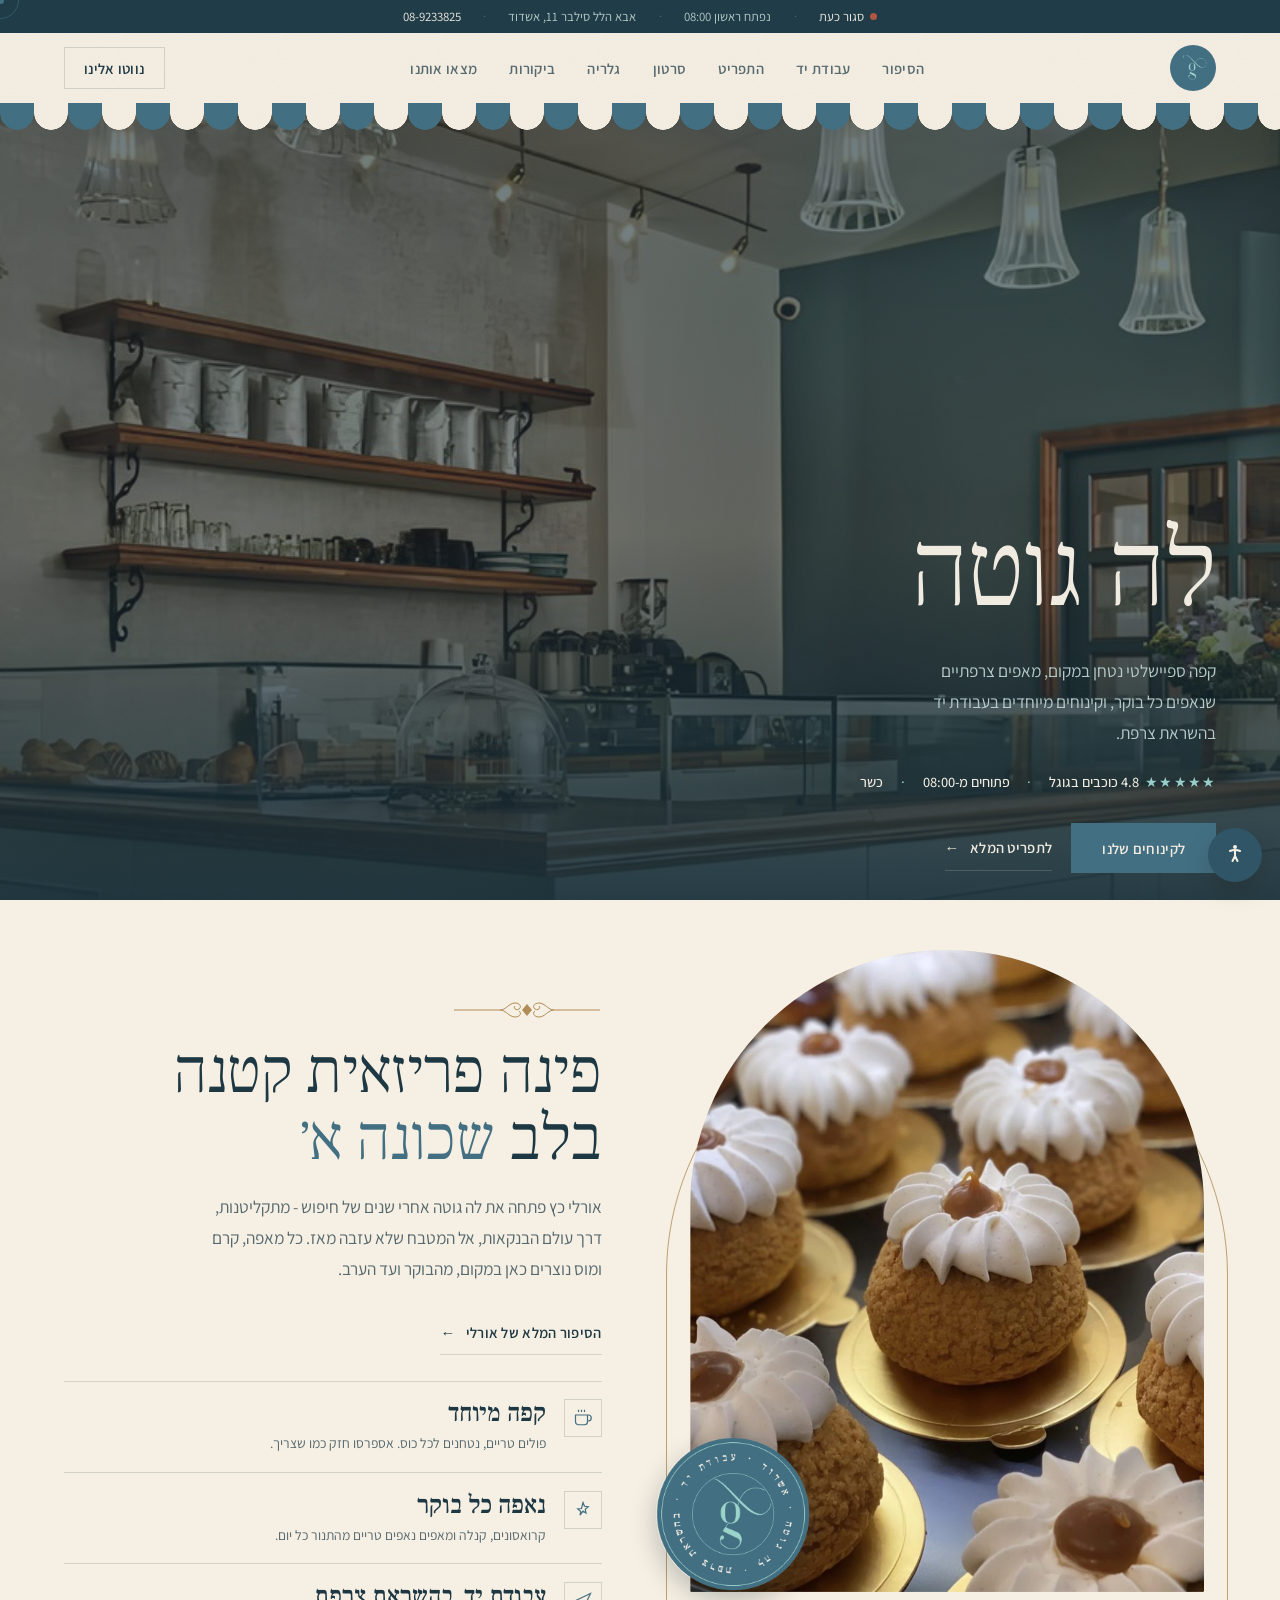
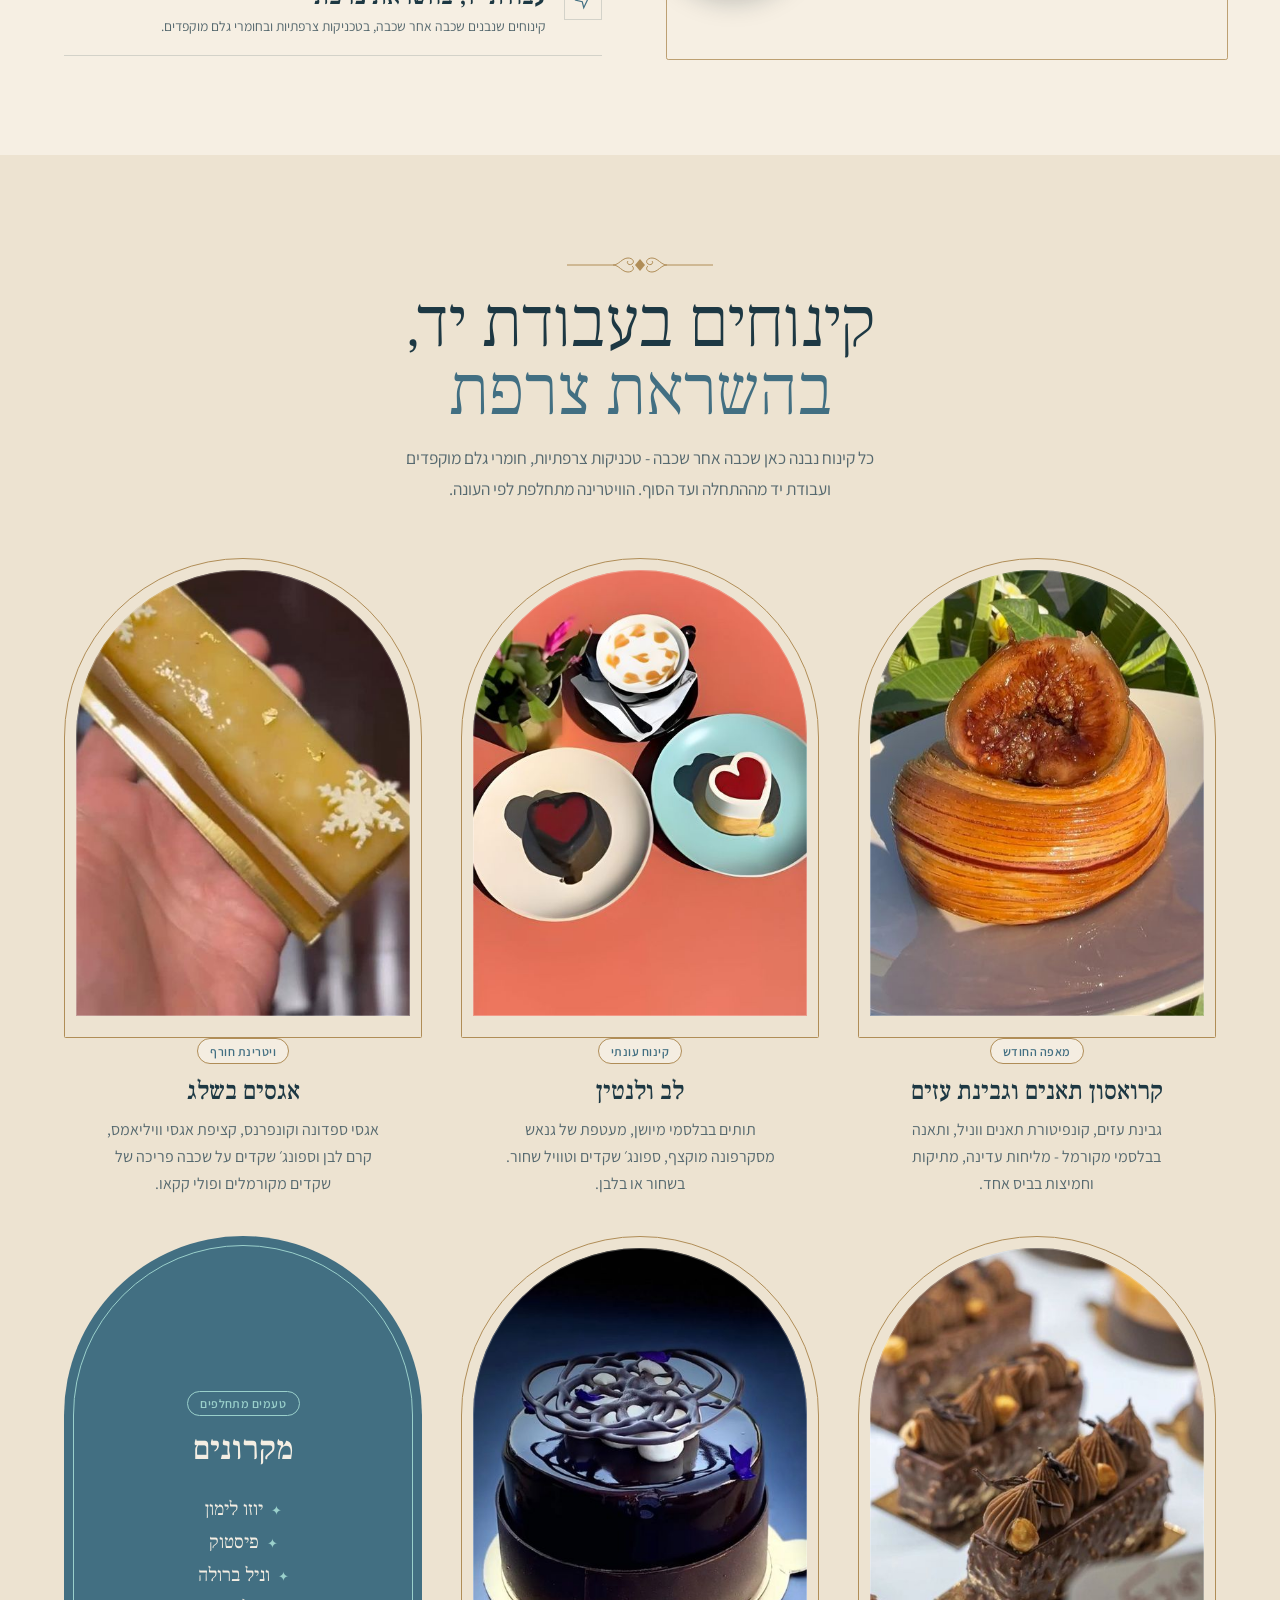
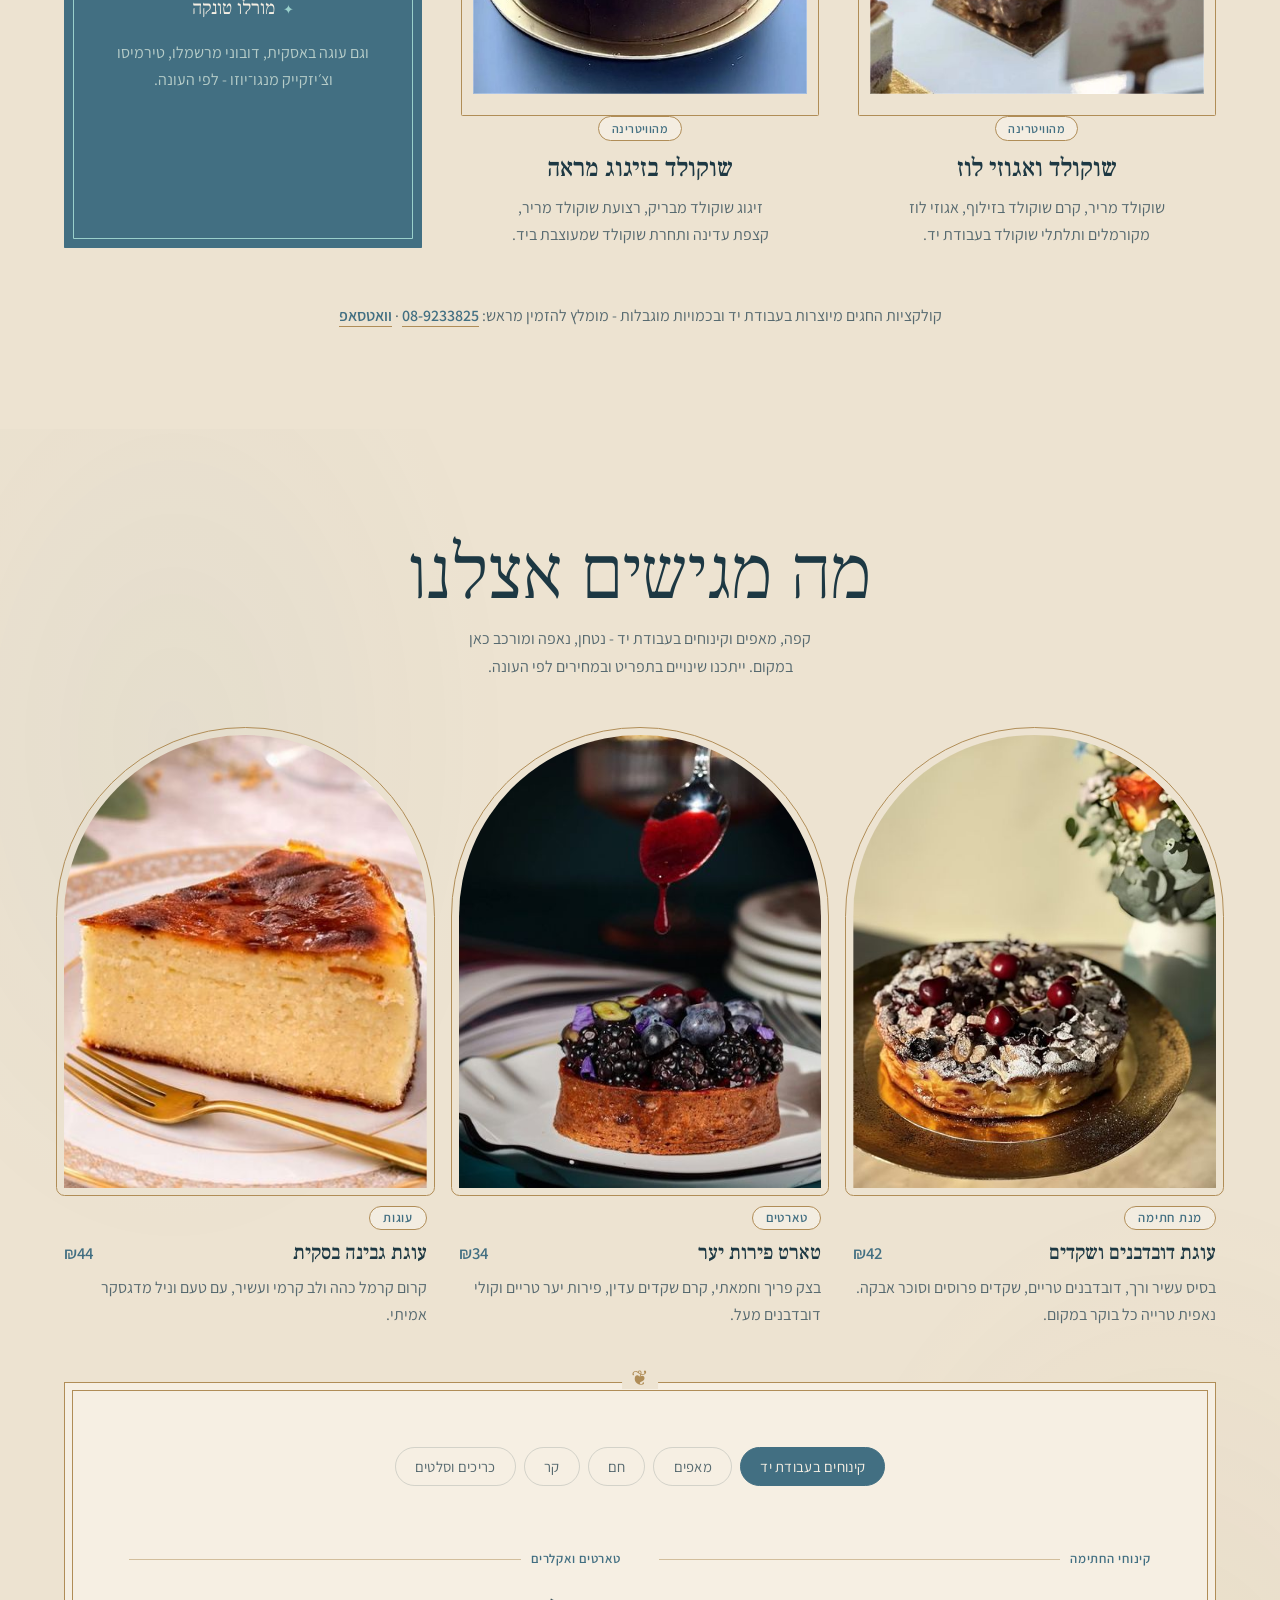
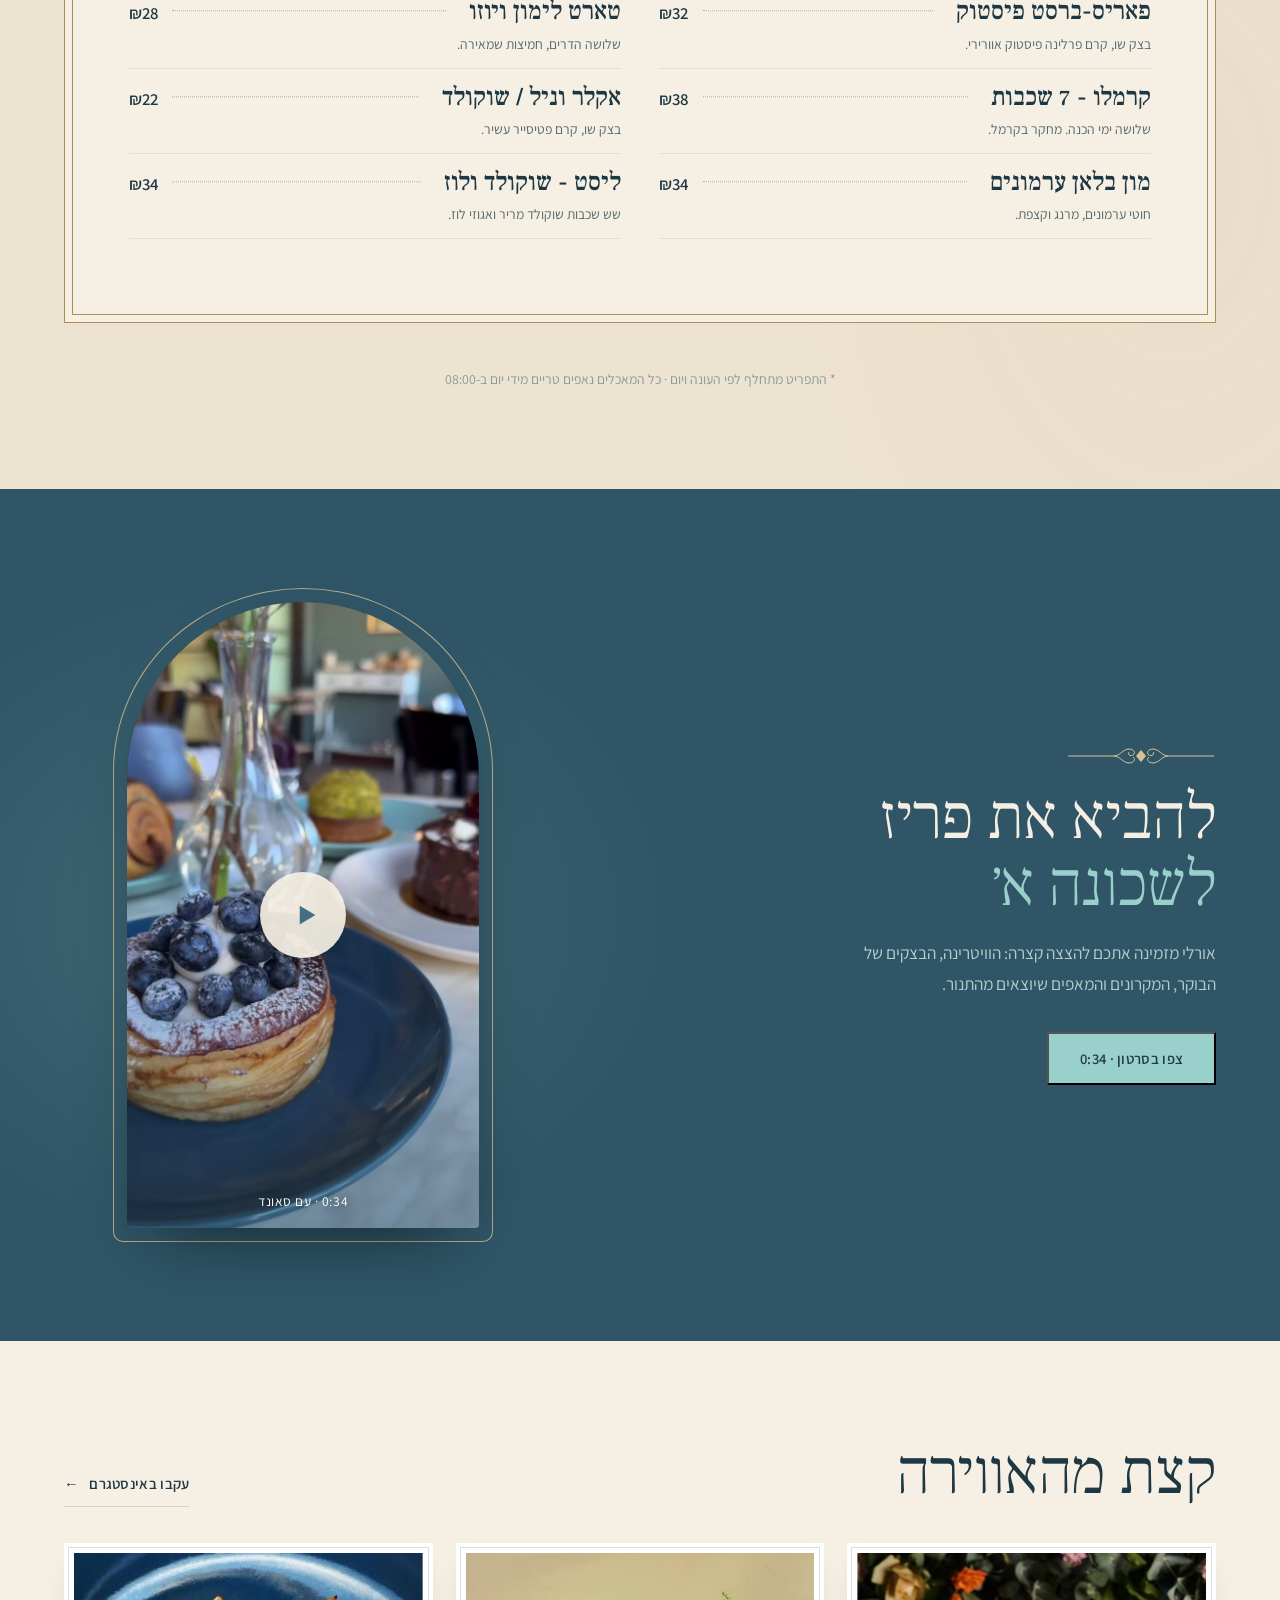
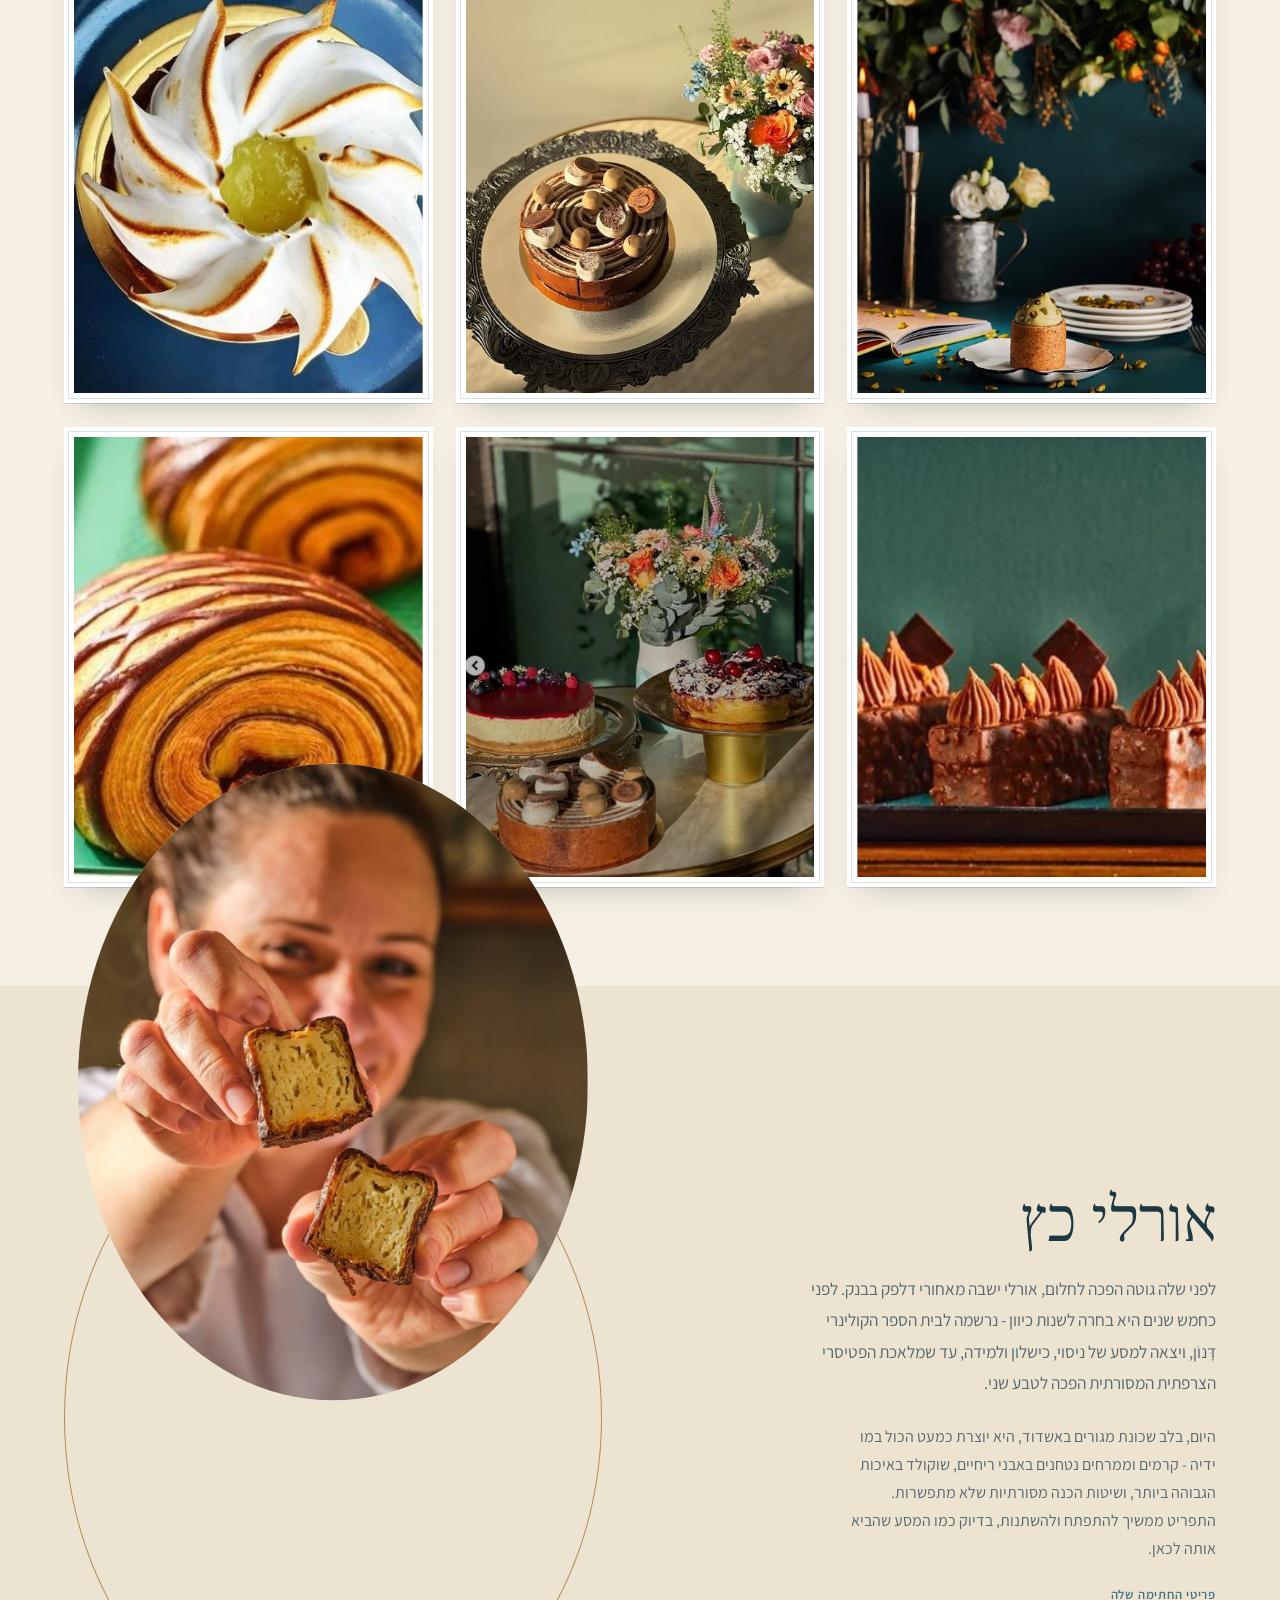
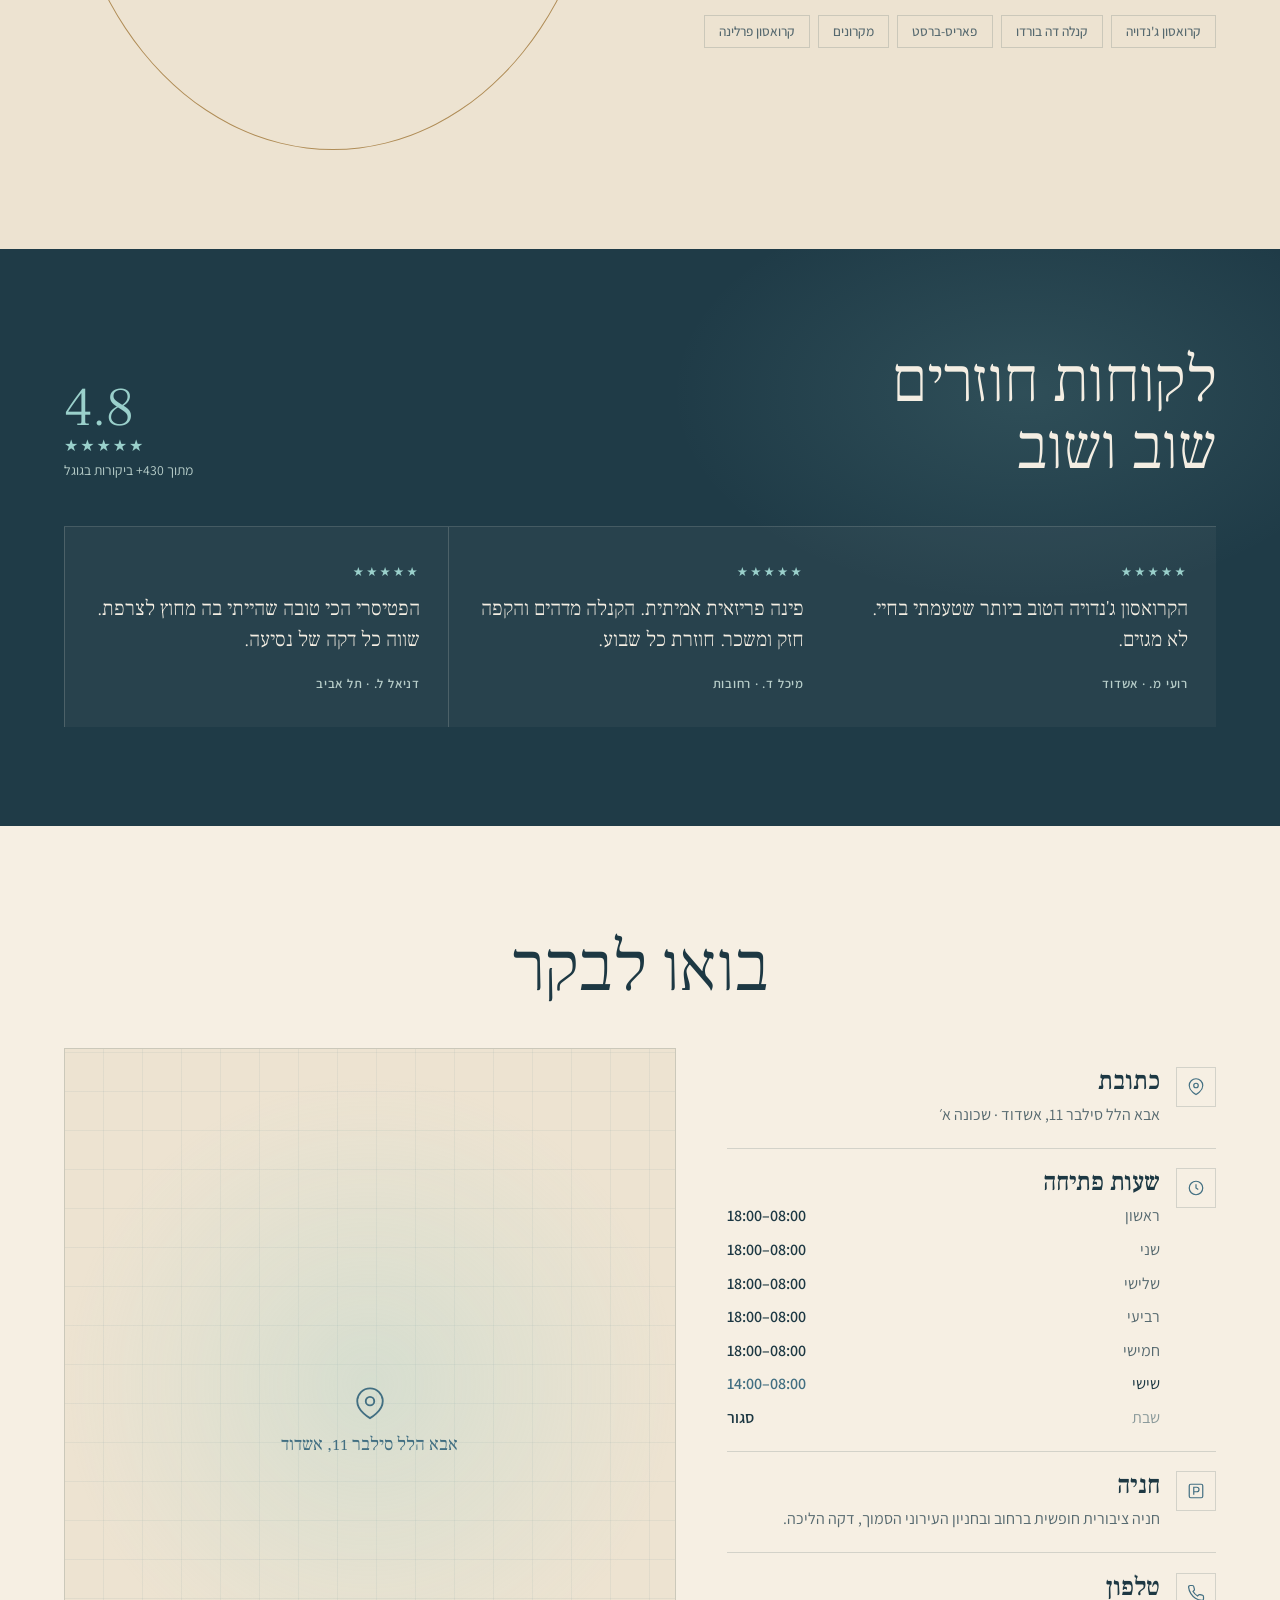
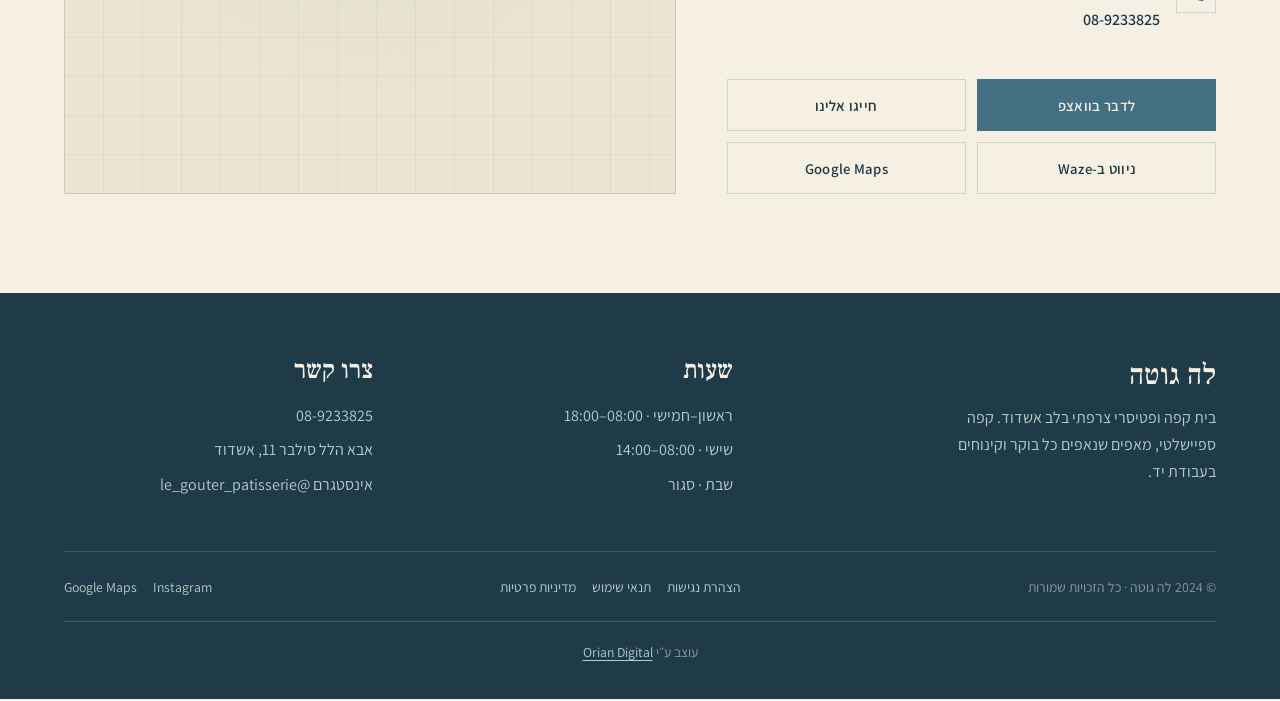
<file: index.html>
<!DOCTYPE html>
<html lang="he" dir="rtl">
<head>
<meta charset="UTF-8">
<meta name="viewport" content="width=device-width, initial-scale=1.0">
<title>לה גוטה · בית קפה ופטיסרי צרפתי · אשדוד</title>
<link rel="icon" href="favicon.ico" sizes="any">
<link rel="icon" type="image/png" sizes="32x32" href="assets/img/favicon-32.png">
<link rel="icon" type="image/png" sizes="192x192" href="assets/img/favicon-192.png">
<link rel="apple-touch-icon" href="assets/img/apple-touch-icon.png">
<meta name="theme-color" content="#426F82">
<meta name="description" content="לה גוטה - בית קפה ופטיסרי צרפתי בלב אשדוד. קפה ספיישלטי, מאפים שנאפים כל בוקר וקינוחים מיוחדים בעבודת יד בהשראת צרפת. אבא הלל סילבר 11, אשדוד.">
<link rel="preconnect" href="https://fonts.googleapis.com">
<link rel="preconnect" href="https://fonts.gstatic.com" crossorigin>
<!-- 2 FAMILIES ONLY · Hebrew-native: Frank Ruhl Libre (display) + Assistant (text) -->
<link href="https://fonts.googleapis.com/css2?family=Frank+Ruhl+Libre:wght@300;500;700;900&family=Assistant:wght@300;400;500;600;700&display=swap" rel="stylesheet">
<link rel="stylesheet" href="assets/a11y.css?v=1">
<script src="assets/a11y.js?v=1"></script>
<style>
/* =====================================================================
   לה גוטה - מערכת עיצוב
   טיפוגרפיה: Frank Ruhl Libre (כותרות) · Assistant (טקסט) - 2 משפחות בלבד
   ===================================================================== */
:root{
  --paper:#F6EFE3;        /* נייר קרם חם */
  --paper-2:#EDE3D1;      /* קרם עמוק */
  --espresso:#264653;     /* פטרול כהה - משטחים כהים */
  --ink:#1D3843;          /* טקסט ראשי - דיו פטרול */
  --ink-soft:#56696F;
  --ink-faint:#8B9A9B;
  --cream-text:#F4EEE3;
  --cream-soft:#B7CDC9;
  --crema:#426F82;        /* פטרול - צבע הלוגו */
  --crema-2:#9AD0CB;      /* מנטה - המונוגרמה בלוגו */
  --petrol:#426F82; --petrol-d:#2F5566; --petrol-dd:#1F3B47;
  --mint:#9AD0CB; --mint-l:#D5ECE8;
  --gold:#B08D57; --gold-l:#D9C193;
  --green:#5C7A52;        /* פתוח עכשיו */
  --line:rgba(29,56,67,.16);
  --line-2:rgba(29,56,67,.08);
  --line-cream:rgba(244,238,227,.18);
  --r:0px;
  --ease:cubic-bezier(.19,1,.22,1);
  --d1:.4s; --d2:.7s; --d3:1.1s;
  --gut:clamp(18px,5vw,80px);
  --sec:clamp(70px,11vh,150px);
}
*,*::before,*::after{box-sizing:border-box;margin:0;padding:0}
html{scroll-behavior:smooth;-webkit-font-smoothing:antialiased;-moz-osx-font-smoothing:grayscale}
body{background:var(--paper);color:var(--ink);font-family:"Assistant",system-ui,sans-serif;font-weight:400;overflow-x:hidden}
::selection{background:var(--crema);color:var(--paper)}
::-webkit-scrollbar{width:0}
img{display:block;max-width:100%}
a{color:inherit;text-decoration:none}
button,input,select,textarea{font-family:inherit;font-size:inherit;letter-spacing:inherit;color:inherit}

/* ===================== סולם טיפוגרפי (קבוע) ===================== */
.t-hero{font-family:"Frank Ruhl Libre",serif;font-weight:300;font-size:clamp(3.2rem,8.5vw,8.5rem);line-height:.95;letter-spacing:-.01em}
.t-h1{font-family:"Frank Ruhl Libre",serif;font-weight:300;font-size:clamp(2.3rem,5vw,4.4rem);line-height:1.04;letter-spacing:-.01em}
.t-h2{font-family:"Frank Ruhl Libre",serif;font-weight:500;font-size:clamp(1.9rem,3.8vw,3.1rem);line-height:1.08}
.t-h3{font-family:"Frank Ruhl Libre",serif;font-weight:500;font-size:clamp(1.25rem,2vw,1.6rem);line-height:1.2}
.t-bodyL{font-family:"Assistant",sans-serif;font-weight:400;font-size:clamp(1.05rem,1.35vw,1.2rem);line-height:1.8}
.t-body{font-family:"Assistant",sans-serif;font-weight:400;font-size:1rem;line-height:1.75}
.t-caption{font-family:"Assistant",sans-serif;font-weight:400;font-size:.86rem;line-height:1.6;color:var(--ink-soft)}
.t-label{font-family:"Assistant",sans-serif;font-weight:600;font-size:.8rem;line-height:1;letter-spacing:.06em}
.t-price{font-family:"Assistant",sans-serif;font-weight:600;font-size:1.05rem;line-height:1;font-feature-settings:"tnum"}
.t-btn{font-family:"Assistant",sans-serif;font-weight:600;font-size:.92rem;letter-spacing:.02em}
.cr{color:var(--crema)}
.serif{font-family:"Frank Ruhl Libre",serif}

/* ===================== פרימיטיבים ===================== */
.wrap{max-width:1280px;margin:0 auto;padding:0 var(--gut)}
.ey{display:inline-flex;align-items:center;gap:.7em;color:var(--crema)}
.ey::before{content:"";width:26px;height:1px;background:currentColor}

/* מערכת כפתורים אחת */
.btn{display:inline-flex;align-items:center;gap:.7em;position:relative;cursor:pointer;white-space:nowrap}
.btn .ar{transition:transform var(--d2) var(--ease)}
.btn:hover .ar{transform:translateX(-7px)}
.btn--fill{padding:1.05em 2.1em;background:var(--crema);color:var(--paper);overflow:hidden}
.btn--fill .lbl{position:relative;z-index:1;transition:color var(--d2) var(--ease)}
.btn--fill::before{content:"";position:absolute;inset:0;background:var(--ink);transform:translateY(101%);transition:transform var(--d2) var(--ease)}
.btn--fill:hover::before{transform:translateY(0)}
.btn--out{padding:1.05em 1.8em;border:1px solid var(--line);color:var(--ink);transition:border-color var(--d2),background var(--d2),color var(--d2)}
.btn--out:hover{border-color:var(--crema);color:var(--crema)}
.btn--out svg{flex:none}
.btn--text{padding:.85em 0;color:var(--ink);border-bottom:1px solid var(--line)}
.btn--text::after{content:"";position:absolute;right:0;bottom:-1px;width:0;height:1px;background:var(--crema);transition:width var(--d2) var(--ease)}
.btn--text:hover::after{width:100%}
.on-dark.btn--out{color:var(--cream-text);border-color:var(--line-cream)}
.on-dark.btn--out:hover{border-color:var(--crema-2);color:var(--crema-2)}
.on-dark.btn--text{color:var(--cream-text);border-color:var(--line-cream)}

/* טיפול תמונה אחיד */
.fig{position:relative;overflow:hidden;border-radius:var(--r);background:var(--paper-2)}
.fig img{width:100%;height:100%;object-fit:cover;
  clip-path:inset(0 0 100% 0);transform:scale(1.1);transition:clip-path var(--d3) var(--ease),transform 1.5s var(--ease)}
.fig.in img{clip-path:inset(0 0 0 0);transform:scale(1)}
.fig:hover img{transform:scale(1.05)}
.fig .pl{position:absolute;right:14px;bottom:12px;z-index:2;color:#fff;text-shadow:0 1px 14px rgba(0,0,0,.5);opacity:0;transform:translateY(8px);transition:.5s var(--ease)}
.fig:hover .pl{opacity:1;transform:none}

/* תנועה */
.rise{opacity:0;transform:translateY(26px);transition:opacity var(--d3) var(--ease),transform var(--d3) var(--ease)}
.rise.in{opacity:1;transform:none}
.rise:not(.in){pointer-events:none}
.dl1{transition-delay:.08s}.dl2{transition-delay:.16s}.dl3{transition-delay:.24s}.dl4{transition-delay:.32s}
.mask{display:block;overflow:hidden;padding-bottom:.05em}
.mask>span{display:block;transform:translateY(108%);transition:transform var(--d3) var(--ease)}
.in .mask>span{transform:none}
.mk2>span{transition-delay:.1s}

/* ===================== מד מידע עליון ===================== */
.topbar{background:var(--espresso);color:var(--cream-soft)}
.topbar-in{max-width:1280px;margin:0 auto;padding:8px var(--gut);display:flex;align-items:center;justify-content:center;gap:1.4rem;flex-wrap:wrap;font-size:.8rem}
.topbar .o{display:inline-flex;align-items:center;gap:.5em;color:var(--cream-text)}
.topbar .o .d{width:7px;height:7px;border-radius:50%;background:var(--green);box-shadow:0 0 0 0 rgba(92,122,82,.6);animation:pulse 2.4s infinite}
.topbar .o.closed .d{background:#B5563E;animation:none}
@keyframes pulse{0%{box-shadow:0 0 0 0 rgba(92,122,82,.55)}70%{box-shadow:0 0 0 7px rgba(92,122,82,0)}100%{box-shadow:0 0 0 0 rgba(92,122,82,0)}}
.topbar .sep{color:rgba(238,228,211,.25)}
@media(max-width:640px){.topbar .hidesm{display:none}}

/* ===================== ניווט ===================== */
nav{position:sticky;top:0;z-index:100;background:var(--paper);transition:box-shadow var(--d2),background var(--d2)}
nav::after{content:"";position:absolute;left:0;right:0;bottom:0;height:1px;background:var(--line)}
nav.scr{background:rgba(246,239,227,.97)}
.nav-in{display:flex;align-items:center;justify-content:space-between;height:70px;max-width:1280px;margin:0 auto;padding:0 var(--gut)}
.brand{display:flex;align-items:center;gap:.5em}
.brand .b1{font-family:"Frank Ruhl Libre",serif;font-weight:500;font-size:1.55rem;color:var(--ink)}
.brand .b2{font-weight:600;font-size:.62rem;letter-spacing:.04em;color:var(--ink-soft)}
.logo-img{height:46px;width:auto;display:block;border-radius:50%}
.loader-logo{display:block;height:clamp(110px,18vw,170px);width:auto;margin:0 auto}
.nav-links{display:flex;align-items:center;gap:2rem}
.nav-links a{color:var(--ink-soft);position:relative;transition:color var(--d1)}
.nav-links a::after{content:"";position:absolute;right:0;bottom:-5px;width:0;height:1px;background:var(--crema);transition:width var(--d2) var(--ease)}
.nav-links a:hover{color:var(--ink)}.nav-links a:hover::after{width:100%}
.nav-cta{display:flex;align-items:center;gap:1rem}
.nav-tel{display:none;width:40px;height:40px;border-radius:50%;border:1px solid rgba(66,111,130,.35);color:var(--petrol);align-items:center;justify-content:center;transition:background .4s var(--ease),color .4s var(--ease),border-color .4s}
.nav-tel:hover,.nav-tel:active{background:var(--petrol);color:var(--paper);border-color:var(--petrol)}
.burger{display:none;width:28px;height:12px;position:relative;cursor:pointer}
.burger span{position:absolute;right:0;left:0;height:1.5px;background:var(--ink);transition:.4s var(--ease)}
.burger span:nth-child(1){top:0}.burger span:nth-child(2){bottom:0}
.burger.x span:nth-child(1){top:5px;transform:rotate(45deg)}
.burger.x span:nth-child(2){bottom:5px;transform:rotate(-45deg)}
.mm{position:fixed;inset:0;z-index:99;background:var(--espresso);display:flex;flex-direction:column;justify-content:center;padding:0 var(--gut);gap:.15rem;clip-path:inset(0 0 100% 0);transition:clip-path var(--d2) var(--ease)}
.mm.open{clip-path:inset(0 0 0 0)}
.mm a{color:var(--cream-text);padding:.28em 0;border-bottom:1px solid var(--line-cream)}
.mm .info{margin-top:2rem;color:var(--cream-soft);display:flex;flex-direction:column;gap:.6rem}

/* ===================== הירו ===================== */
.hero{position:relative;min-height:calc(100svh - var(--hdr,104px));min-height:max(560px,calc(100svh - var(--hdr,104px)));display:flex;align-items:flex-end;overflow:hidden}
.hero-bg{position:absolute;inset:0;z-index:0;overflow:hidden;background:var(--espresso)}
.hero-bg img{position:absolute;inset:0;width:100%;height:100%;object-fit:cover;filter:saturate(.92) contrast(1.03) brightness(.78)}
.hb-mobile{display:none}
@media(max-width:760px){.hb-desktop{display:none}.hb-mobile{display:block}}
.hero-bg::after{content:"";position:absolute;inset:0;background:
  linear-gradient(to top,rgba(24,48,58,.9) 0%,rgba(24,48,58,.4) 46%,rgba(24,48,58,.5) 100%),
  radial-gradient(60% 50% at 80% 20%,rgba(154,208,203,.18),transparent 60%)}
#steam{position:absolute;inset:0;z-index:1;pointer-events:none;mix-blend-mode:screen;opacity:.5}
.hero-in{position:relative;z-index:3;width:100%;max-width:1280px;margin:0 auto;padding:0 var(--gut) clamp(18px,3vh,34px);color:var(--cream-text)}
.hero h1{color:var(--cream-text)}
.hero h1 .l2{color:var(--crema-2)}
.hero-sub{margin-top:1.6rem;max-width:32ch;color:var(--cream-soft)}
.hero-meta{margin-top:1.5rem;display:flex;align-items:center;gap:.7rem 1.1rem;flex-wrap:wrap;
  font-family:"Assistant",sans-serif;font-weight:500;font-size:.9rem}
.hero-meta .hm{display:inline-flex;align-items:center;gap:.45em;color:var(--cream-text)}
.hero-meta .dotsep{color:var(--crema-2)}
.hero-meta .stars{color:var(--crema-2);letter-spacing:.08em}
.hero-cta{margin-top:2rem;display:flex;align-items:center;gap:1.2rem;flex-wrap:wrap}
.cue{position:absolute;left:var(--gut);bottom:22px;z-index:3;display:flex;flex-direction:column;align-items:center;gap:8px}
.cue .rail{width:1px;height:46px;background:var(--line-cream);position:relative;overflow:hidden}
.cue .rail::after{content:"";position:absolute;left:0;right:0;top:0;height:42%;background:var(--crema-2);animation:cue 1.9s var(--ease) infinite}
@keyframes cue{0%{transform:translateY(-120%)}100%{transform:translateY(280%)}}

/* ===================== אודות (קצר, קונקרטי) ===================== */
.about{padding:var(--sec) 0}
.about-in{display:grid;grid-template-columns:1fr 1fr;gap:clamp(32px,6vw,90px);align-items:center}
.about-fig .fig{aspect-ratio:4/5}
.about-txt h2{margin-bottom:1.2rem}
.about-txt .p{color:var(--ink-soft);max-width:46ch;margin-bottom:1.6rem}
.about-points{display:flex;flex-direction:column;gap:0;border-top:1px solid var(--line)}
.about-points .pt{display:grid;grid-template-columns:auto 1fr;gap:1.1rem;padding:1.1rem 0;border-bottom:1px solid var(--line);align-items:start}
.about-points .pt .ic{width:38px;height:38px;border:1px solid var(--line);display:flex;align-items:center;justify-content:center;color:var(--crema)}
.about-points .pt .h{margin-bottom:.15rem}
.about-points .pt .d{color:var(--ink-soft)}

/* ===================== תפריט אמיתי ===================== */
.menu{background:var(--paper-2);padding:var(--sec) 0}
.menu-head{text-align:center;margin-bottom:clamp(40px,6vh,70px)}
.menu-head h2{margin:.7rem 0 .8rem}
.menu-head .sub{color:var(--ink-soft);max-width:48ch;margin:0 auto}
.menu-tabs{display:flex;justify-content:center;flex-wrap:wrap;gap:.5rem;margin-bottom:clamp(36px,5vh,56px)}
.menu-tab{padding:.6em 1.3em;border:1px solid var(--line);color:var(--ink-soft);cursor:pointer;transition:.4s var(--ease);background:transparent}
.menu-tab:hover{border-color:var(--crema);color:var(--ink)}
.menu-tab.active{background:var(--ink);color:var(--paper);border-color:var(--ink)}
.menu-panel{display:none}
.menu-panel.show{display:block;animation:fadeup .6s var(--ease)}
@keyframes fadeup{from{opacity:0;transform:translateY(14px)}to{opacity:1;transform:none}}
.menu-grid{display:grid;grid-template-columns:1fr 1fr;gap:clamp(8px,3vw,72px)}
.mcat{margin-bottom:1.2rem}
.mcat>h3{display:flex;align-items:center;gap:.8em;color:var(--crema);margin:1.4rem 0 1.1rem}
.mcat>h3::after{content:"";flex:1;height:1px;background:var(--line)}
.mitem{display:grid;grid-template-columns:1fr auto;gap:.25rem .9rem;padding:.85rem 0;border-bottom:1px solid var(--line-2);align-items:baseline}
.mitem .nm{display:flex;align-items:baseline;gap:.5em;flex-wrap:wrap}
.mitem .nm .lat{font-size:.78rem;color:var(--ink-faint);font-weight:400}
.mitem .pr{color:var(--ink);white-space:nowrap}
.mitem .ds{grid-column:1/-1;color:var(--ink-soft);font-size:.86rem;line-height:1.5;margin-top:.1rem}
.menu-note{margin-top:clamp(34px,5vh,56px);text-align:center;color:var(--ink-faint)}
/* מנות חתימה - 3 כרטיסים בשורה (תמונה למעלה, טקסט מתחת) */
.menu-feature{display:grid;grid-template-columns:repeat(3,1fr);gap:clamp(20px,2.5vw,34px);margin-bottom:clamp(40px,6vh,64px)}
.mf{display:block}
.mf .fig{aspect-ratio:4/5;margin-bottom:1.1rem}
.mf-tag{display:block;margin-bottom:.7rem}
.mf-h{display:flex;justify-content:space-between;align-items:baseline;gap:.6em;margin-bottom:.5rem}
.mf-h .t-h3{font-size:clamp(1.2rem,1.6vw,1.5rem)}
.mf-h .pr{color:var(--crema);white-space:nowrap}
.mf .ds{color:var(--ink-soft);line-height:1.7}
@media(max-width:760px){
  /* טלפון: תמונה מלאה (ללא חיתוך), ממורכזת וקטנה יותר, טקסט מתחת */
  .menu-feature{grid-template-columns:1fr;gap:clamp(40px,9vw,54px)}
  .mf{display:block;text-align:center;max-width:430px;margin:0 auto}
  .mf:nth-child(even) .fig{order:0}
  .mf .fig{aspect-ratio:auto;overflow:visible;background:transparent;width:78%;max-width:300px;margin:0 auto 1rem}
  .mf .fig img{position:relative;height:auto;object-fit:contain;clip-path:none!important;transform:none!important}
  .mf-body{align-items:center}
  .mf-tag{margin-bottom:.6rem}
  .mf-h{justify-content:center;margin-bottom:.45rem}
  .mf .ds{line-height:1.65;max-width:42ch}
}

/* ===================== גלריה ===================== */
.gal{padding:var(--sec) 0}
.gal-head{display:flex;justify-content:space-between;align-items:flex-end;gap:18px;margin-bottom:clamp(28px,4vh,48px);flex-wrap:wrap}
.gal-grid{display:grid;grid-template-columns:repeat(3,1fr);gap:clamp(16px,1.8vw,24px)}
.gal-grid .fig{aspect-ratio:4/5}

/* ===================== ביקורות (כהה) ===================== */
.rev{background:var(--espresso);color:var(--cream-text);padding:var(--sec) 0;position:relative;overflow:hidden}
.rev .glow{position:absolute;inset:0;background:radial-gradient(46% 60% at 80% 25%,rgba(154,208,203,.13),transparent 60%);pointer-events:none}
.rev-in{position:relative}
.rev-head{display:flex;justify-content:space-between;align-items:flex-end;gap:20px;flex-wrap:wrap;margin-bottom:clamp(34px,5vh,56px)}
.rev-head h2{color:var(--cream-text)}
.rev-score{text-align:left}
.rev-score .n{font-family:"Frank Ruhl Libre",serif;font-weight:300;font-size:3.4rem;color:var(--crema-2);line-height:1}
.rev-score .s{color:var(--crema-2);letter-spacing:.12em}
.rev-score .c{color:var(--cream-soft);margin-top:.2rem}
.rev-grid{display:grid;grid-template-columns:repeat(3,1fr);border-top:1px solid var(--line-cream)}
.rcard{padding:clamp(26px,4vh,40px) clamp(16px,2.2vw,32px);border-left:1px solid var(--line-cream)}
.rcard:first-child{border-left:none}
.rcard .st{color:var(--crema-2);letter-spacing:.18em;margin-bottom:1em;font-size:.78rem}
.rcard p{font-family:"Frank Ruhl Libre",serif;font-weight:300;font-size:1.3rem;line-height:1.5;color:var(--cream-text);margin-bottom:1.1em}
.rcard .who{color:var(--cream-soft)}

/* ===================== מצאו אותנו ===================== */
.find{padding:var(--sec) 0}
.find-head{text-align:center;margin-bottom:clamp(36px,5vh,56px)}
.find-head h2{margin-top:.7rem}
.find-grid{display:grid;grid-template-columns:1fr 1.25fr;gap:clamp(28px,4vw,64px);align-items:stretch}
.find-info{display:flex;flex-direction:column}
.irow{display:grid;grid-template-columns:40px 1fr;gap:1rem;padding:1.2rem 0;border-top:1px solid var(--line);align-items:start}
.irow:first-child{border-top:none}
.irow .ic{width:40px;height:40px;border:1px solid var(--line);display:flex;align-items:center;justify-content:center;color:var(--crema);flex:none}
.irow .k{margin-bottom:.2rem}
.irow .v{color:var(--ink-soft)}
.irow .v b{color:var(--ink);font-weight:600}
.hrs{display:flex;flex-direction:column;gap:.35rem}
.hrs .h{display:flex;justify-content:space-between;gap:1.5rem}
.hrs .h.today{color:var(--ink)}
.hrs .h.today b{color:var(--crema)}
.hrs .h.cl{color:var(--ink-faint)}
.find-actions{display:grid;grid-template-columns:1fr 1fr;gap:.7rem;margin-top:1.6rem}
.find-actions .btn{justify-content:center}
.find-actions .full{grid-column:1/-1}
.map-wrap{position:relative;overflow:hidden;border:1px solid var(--line);min-height:420px}
.map-wrap iframe{position:absolute;inset:0;width:100%;height:100%;border:0;display:block;z-index:1}
.map-ph{position:absolute;inset:0;display:flex;flex-direction:column;align-items:center;justify-content:center;gap:.7rem;color:var(--petrol);font-family:"Frank Ruhl Libre",serif;font-size:1.15rem;
  background:radial-gradient(circle at 50% 45%,rgba(154,208,203,.28),transparent 60%),repeating-linear-gradient(0deg,transparent 0 38px,rgba(66,111,130,.07) 38px 39px),repeating-linear-gradient(90deg,transparent 0 38px,rgba(66,111,130,.07) 38px 39px),var(--paper-2)}


/* ===================== פוטר ===================== */
footer{background:var(--espresso);color:var(--cream-soft);padding:clamp(48px,7vh,80px) 0 clamp(28px,4vh,40px)}
.foot-top{display:grid;grid-template-columns:1.4fr 1fr 1fr;gap:clamp(28px,4vw,60px);padding-bottom:clamp(34px,5vh,52px);border-bottom:1px solid var(--line-cream)}
.foot-top .b1{font-family:"Frank Ruhl Libre",serif;font-weight:500;font-size:1.8rem;color:var(--cream-text)}
.foot-col h4{color:var(--cream-text);margin-bottom:1rem}
.foot-col a,.foot-col p{color:var(--cream-soft);display:block;margin-bottom:.55rem;line-height:1.6}
.foot-col a:hover{color:var(--crema-2)}
.foot-bottom{display:flex;justify-content:space-between;align-items:center;gap:16px;flex-wrap:wrap;padding-top:1.5rem;color:var(--ink-faint)}
.foot-legal{display:flex;flex-wrap:wrap;align-items:center;gap:.6rem 1rem}
.foot-legal a{color:var(--cream-soft)}
.foot-legal a:hover{color:var(--crema-2)}
.foot-soc{display:flex;gap:1rem}
.foot-soc a{color:var(--cream-soft)}.foot-soc a:hover{color:var(--crema-2)}
.foot-credit{margin-top:1.4rem;padding-top:1.2rem;border-top:1px solid var(--line-cream);text-align:center;color:var(--ink-faint)}
.foot-credit a{color:var(--cream-soft);text-decoration:underline;text-underline-offset:3px}.foot-credit a:hover{color:var(--crema-2)}

/* ===================== אפקטים ואנימציות ===================== */
/* פס התקדמות גלילה */
#progress{position:fixed;top:0;right:0;left:0;height:2px;z-index:130;transform:scaleX(0);transform-origin:right;
  background:linear-gradient(90deg,var(--gold-l),var(--petrol));box-shadow:0 0 12px rgba(154,208,203,.5)}
/* קן-ברנס עדין על תמונת ההירו - תנועה רגועה ויוקרתית */
.hero-bg img{will-change:auto}
@keyframes kenburns{0%{transform:scale(1.05)}100%{transform:scale(1.16) translate(-1.5%,-1%)}}
/* הרמת כרטיסי מנת חתימה */
.mf .fig{transition:transform var(--d2) var(--ease)}
.mf:hover .fig{transform:translateY(-5px)}
/* זוהר עדין בכניסת מנה */
.menu-feature .fig::after{content:"";position:absolute;inset:0;background:linear-gradient(180deg,transparent 55%,rgba(34,25,19,.35));opacity:0;transition:opacity var(--d2)}
.mf:hover .fig::after{opacity:1}
/* סרגל הזמנה קבוע במובייל */
.mbar{position:fixed;left:0;right:0;bottom:0;z-index:96;display:none;align-items:center;justify-content:space-between;gap:14px;
  background:rgba(31,59,71,.98);border-top:1px solid var(--line-cream);
  padding:10px var(--gut) calc(10px + env(safe-area-inset-bottom));transform:translateY(110%);transition:transform var(--d2) var(--ease)}
.mbar.show{transform:none}
.mbar .info{display:flex;flex-direction:column;gap:1px;min-width:0}
.mbar .info .o{color:var(--cream-text);font-weight:600;font-size:.92rem}
.mbar .info .h{color:var(--cream-soft);font-size:.74rem;white-space:nowrap;overflow:hidden;text-overflow:ellipsis}
.mbar a{background:var(--crema);color:var(--paper);padding:.85em 1.5em;white-space:nowrap;flex:none}

/* ===================== שכבת פרימיום (ליטוש ברמת Apple) ===================== */
/* טעינת עמוד - וילון מותג */
#loader{position:fixed;inset:0;z-index:200;background:#426F82;display:flex;align-items:center;justify-content:center;transition:transform 1s var(--ease)}
#loader.done{transform:translateY(-100%)}
#loader .lg{font-family:"Frank Ruhl Libre",serif;font-weight:300;font-size:clamp(2.6rem,7vw,5rem);color:var(--ink);opacity:0;transform:translateY(14px);animation:loadIn 1s var(--ease) .15s forwards}
#loader .ln{height:1px;background:var(--mint);width:0;margin:16px auto 0;animation:loadLn 1.1s var(--ease) .5s forwards}
#loader .sm{margin-top:14px;color:var(--mint-l);opacity:0;animation:loadIn 1s var(--ease) .55s forwards}
@keyframes loadIn{to{opacity:1;transform:none}}
@keyframes loadLn{to{width:120px}}
/* סמן מותאם (דסקטופ בלבד) */
.cur,.curd{position:fixed;top:0;left:0;z-index:190;pointer-events:none;border-radius:50%;will-change:transform}
.cur{width:7px;height:7px;background:var(--crema);margin:-3.5px 0 0 -3.5px}
.curd{width:38px;height:38px;border:1px solid var(--crema);margin:-19px 0 0 -19px;opacity:.55;
  transition:width .3s var(--ease),height .3s var(--ease),margin .3s var(--ease),background .3s,opacity .3s}
.curd.big{width:74px;height:74px;margin:-37px 0 0 -37px;background:rgba(66,111,130,.08);opacity:1}
@media(hover:none),(max-width:900px){.cur,.curd{display:none}}
/* גרדיאנט חמים נע במקטעים הכהים */
/* glow סטטי - בלי אנימציית background-position היקרה */
@keyframes drift{0%{background-position:0% 0%}100%{background-position:100% 100%}}
/* זכוכית עדינה על כרטיסי הביקורות */
.rev .rcard{background:rgba(238,228,211,.04);transition:background .4s var(--ease)}
.rev .rcard:hover{background:rgba(238,228,211,.06)}
/* כפתורים מגנטיים - מעבר חלק */
[data-magnetic]{transition:transform .35s var(--ease)}
/* רקע אַאוּרה עדין נע במקטע התפריט (לא פוגע בקריאוּת) */
.menu{position:relative;overflow:hidden}
.menu>.wrap{position:relative;z-index:1}
.menu::before{content:"";position:absolute;inset:-15%;z-index:0;pointer-events:none;opacity:.6;
  transform:translateZ(0);
  background:radial-gradient(34% 40% at 22% 26%,rgba(66,111,130,.08),transparent 62%),
             radial-gradient(38% 44% at 82% 74%,rgba(176,141,87,.10),transparent 64%);
  animation:aurora 26s ease-in-out infinite alternate}
@keyframes aurora{0%{transform:translate(0,0) scale(1)}100%{transform:translate(-3%,-4%) scale(1.12)}}
/* כרטיסי 3D - חזרה חלקה ביציאת העכבר */
.rev .rcard{transform-style:preserve-3d}
/* תגיות פריטי חתימה (סקשן המנהלת) */
.chip{font-family:"Assistant",sans-serif;font-weight:500;font-size:.84rem;color:var(--ink-soft);border:1px solid var(--line);padding:.5em 1.05em;transition:border-color var(--d1),color var(--d1)}
.chip:hover{border-color:var(--crema);color:var(--crema)}


/* ===================== שכבת וינטג' - פריז, צבעי הלוגו ===================== */
/* גרעיניות נייר עדינה, כמו הדפס ישן */
body::after{content:"";position:fixed;inset:0;z-index:150;pointer-events:none;opacity:.05;
  background-image:url("data:image/svg+xml,%3Csvg xmlns='http://www.w3.org/2000/svg' width='160' height='160'%3E%3Cfilter id='n'%3E%3CfeTurbulence type='fractalNoise' baseFrequency='.85' numOctaves='3' stitchTiles='stitch'/%3E%3CfeColorMatrix values='0 0 0 0 .12 0 0 0 0 .22 0 0 0 0 .26 0 0 0 .9 0'/%3E%3C/filter%3E%3Crect width='100%25' height='100%25' filter='url(%23n)'/%3E%3C/svg%3E")}
/* סוכך פריזאי מפוספס עם שוליים מסולסלים - יושב מתחת לניווט */
.awning{--s:34px;position:absolute;right:0;left:0;top:100%;height:calc(10px + var(--s)/2);pointer-events:none;z-index:2;
  background:repeating-linear-gradient(90deg,var(--petrol) 0 var(--s),var(--paper) 0 calc(var(--s)*2));
  -webkit-mask:linear-gradient(#000 0 0) top/100% 10px no-repeat,radial-gradient(circle calc(var(--s)/2) at 50% 0,#000 97%,#0000) 0 10px/var(--s) calc(var(--s)/2) repeat-x;
          mask:linear-gradient(#000 0 0) top/100% 10px no-repeat,radial-gradient(circle calc(var(--s)/2) at 50% 0,#000 97%,#0000) 0 10px/var(--s) calc(var(--s)/2) repeat-x;
}
nav::after{display:none}
section,header.hero{scroll-margin-top:92px}
@media(max-width:560px){section{scroll-margin-top:78px}}
@media(max-width:560px){.awning{--s:26px;height:calc(8px + var(--s)/2)}}
/* קישוט מפריד - סלסול זהב */
.orn{display:block;width:150px;height:22px;margin:0 auto;color:var(--gold)}
.orn--l{margin:0 0 18px}
/* מסגרת קשת - כמו חלון ראווה ישן */
.arch{position:relative}
.arch .fig{border-radius:999px 999px 4px 4px}
.arch::before{content:"";position:absolute;inset:-12px;border:1px solid var(--gold);border-radius:999px 999px 8px 8px;pointer-events:none;opacity:.8}
.about-fig.arch{padding:0 12px}
.stamp{position:absolute;width:clamp(110px,12vw,158px);height:auto;left:-22px;bottom:9%;z-index:3;border-radius:50%;box-shadow:0 10px 26px rgba(20,40,48,.26)}
@media(max-width:900px){.stamp{left:-6px;bottom:-26px;width:112px}}
/* קמאו אובלי לאורלי */
#owner .about-fig{padding:14px}
#owner .fig{border-radius:50%;aspect-ratio:4/5}
#owner .about-fig::before{content:"";position:absolute;inset:0;border:1px solid var(--gold);border-radius:50%;pointer-events:none}
#owner .about-fig{position:relative}
/* מנות חתימה בקשתות */
.mf .fig{border-radius:999px 999px 3px 3px;outline:1px solid var(--gold);outline-offset:7px}
.mf-tag,.vc-tag{display:inline-block;padding:.35em 1em;border:1px solid var(--gold);color:var(--petrol);border-radius:999px;background:rgba(255,255,255,.35)}
.mf-tag.ey::before{display:none}
/* תפריט בסגנון קארט צרפתי מודפס */
.carte{position:relative;background:var(--paper);padding:clamp(28px,5vw,64px) clamp(18px,5vw,70px);border:1px solid var(--gold);outline:1px solid var(--gold);outline-offset:-9px}
.carte::before,.carte::after{content:"❦";position:absolute;top:-.72em;font-size:1.3rem;color:var(--gold);background:var(--paper-2);padding:0 .45em;line-height:1}
.carte::before{right:50%;transform:translateX(50%)}
.carte::after{display:none}
.mitem .nm{flex-wrap:nowrap}
.mitem .nm::after{content:"";flex:1;min-width:16px;border-bottom:1px dotted rgba(29,56,67,.35);transform:translateY(-.3em);margin-inline-start:.4em}
.mitem .nm .lat{white-space:nowrap}
.menu-tab{border-radius:999px}
.menu-tab.active{background:var(--petrol);border-color:var(--petrol)}
.mcat>h3{color:var(--petrol)}
.mcat>h3::after{background:var(--gold);opacity:.5}
/* גלריה - הדפסים ממוסגרים עם פספרטו */
.gal-grid .fig{padding:10px;background:#fff;box-shadow:0 1px 0 var(--line),0 14px 30px -18px rgba(29,56,67,.35);outline:1px solid var(--line);outline-offset:-5px}
.gal-grid .fig img{position:relative}
.gal .pl{right:22px;bottom:20px}
/* ===================== הוויטרינה - קינוחים בעבודת יד ===================== */
.vit{padding:var(--sec) 0;background:var(--paper-2);position:relative}
.vit-head{text-align:center;max-width:760px;margin:0 auto clamp(40px,6vh,70px)}
.vit-head h2{margin:.9rem 0 1rem}
.vit-head p{color:var(--ink-soft);max-width:54ch;margin:0 auto}
.vit-grid{display:grid;grid-template-columns:repeat(3,1fr);gap:clamp(22px,3vw,44px)}
.vcard{display:flex;flex-direction:column;text-align:center}
.vc-fig{position:relative;aspect-ratio:3/4;border-radius:999px 999px 4px 4px;overflow:hidden;background:var(--paper);margin:12px 12px 22px}
.vc-fig::after{content:"";position:absolute;inset:0;border-radius:inherit;box-shadow:inset 0 0 0 1px rgba(255,255,255,.25)}
.vcard .vc-wrap{position:relative}
.vcard .vc-wrap::before{content:"";position:absolute;inset:0;border:1px solid var(--gold);border-radius:999px 999px 8px 8px;pointer-events:none}
.vc-fig img{width:100%;height:100%;object-fit:cover;transition:transform 1.4s var(--ease)}
.vcard:hover .vc-fig img{transform:scale(1.05)}
.vc-tag{align-self:center;font-family:"Assistant",sans-serif;font-weight:600;font-size:.76rem;letter-spacing:.04em;margin-bottom:.8rem}
.vcard h3{margin-bottom:.55rem}
.vcard p{color:var(--ink-soft);max-width:34ch;margin:0 auto;line-height:1.7}
.vcard--type{justify-content:center;background:var(--petrol);color:var(--cream-text);padding:clamp(34px,4vw,54px) clamp(22px,3vw,36px);outline:1px solid var(--mint);outline-offset:-10px;border-radius:999px 999px 4px 4px}
.vcard--type h3{color:var(--cream-text);font-size:clamp(1.8rem,2.6vw,2.4rem)}
.vcard--type .vc-tag{color:var(--mint);border-color:var(--mint);background:transparent}
.vcard--type .flav{list-style:none;margin:1.2rem 0;display:flex;flex-direction:column;gap:.55rem;font-family:"Frank Ruhl Libre",serif;font-size:1.2rem}
.vcard--type .flav li::before{content:"✦";color:var(--mint);font-size:.7em;margin-inline-end:.6em;vertical-align:middle}
.vcard--type p{color:var(--cream-soft)}
.vit-note{text-align:center;margin-top:clamp(40px,6vh,64px);color:var(--ink-soft)}
.vit-note a{color:var(--petrol);font-weight:600;border-bottom:1px solid var(--gold)}
@media(max-width:1000px){.vit-grid{grid-template-columns:repeat(2,1fr)}}
@media(max-width:640px){
  .vit-grid{display:flex;overflow-x:auto;scroll-snap-type:x mandatory;gap:18px;margin:0 calc(-1*var(--gut));padding:4px var(--gut) 16px;scrollbar-width:none}
  .vit-grid::-webkit-scrollbar{display:none}
  .vcard{flex:0 0 78%;scroll-snap-align:center}
}
/* ===================== סרטון ===================== */
.film{background:var(--petrol-d);color:var(--cream-text);padding:var(--sec) 0;position:relative;overflow:hidden}
.film::before{content:"";position:absolute;inset:0;background:radial-gradient(50% 60% at 20% 50%,rgba(154,208,203,.16),transparent 65%);pointer-events:none}
.film-in{position:relative;display:grid;grid-template-columns:1.1fr .9fr;gap:clamp(36px,7vw,110px);align-items:center}
.film-txt h2{color:var(--cream-text);margin:1rem 0 1.2rem}
.film-txt h2 .cr{color:var(--mint)}
.film-txt p{color:var(--cream-soft);max-width:40ch;margin-bottom:2rem}
.film-txt .orn{color:var(--gold-l)}
.film-go{background:var(--mint);color:var(--petrol-dd)}
.film-go .lbl{color:var(--petrol-dd)}
.film-go:hover .lbl{color:var(--paper)}
.film-frame{position:relative;justify-self:center;width:min(100%,380px);padding:14px}
.film-frame::before{content:"";position:absolute;inset:0;border:1px solid var(--gold-l);border-radius:50% 50% 10px 10px/28% 28% 10px 10px;pointer-events:none;opacity:.8}
.film-arch{position:relative;aspect-ratio:9/16;border-radius:50% 50% 4px 4px/28% 28% 4px 4px;overflow:hidden;background:var(--petrol-dd);box-shadow:0 30px 70px -30px rgba(0,0,0,.6)}
.film-arch video{width:100%;height:100%;object-fit:cover;display:block}
.film-play{position:absolute;inset:0;display:flex;align-items:center;justify-content:center;background:linear-gradient(180deg,rgba(31,59,71,0) 40%,rgba(31,59,71,.45));border:0;cursor:pointer;transition:opacity .5s var(--ease)}
.film-play span{width:86px;height:86px;border-radius:50%;background:rgba(246,239,227,.92);color:var(--petrol);display:flex;align-items:center;justify-content:center;box-shadow:0 12px 34px rgba(0,0,0,.3);transition:transform .5s var(--ease)}
.film-play:hover span{transform:scale(1.08)}
.film-play span svg{width:30px;height:30px;margin-left:5px}
.film-play small{position:absolute;bottom:18px;right:0;left:0;text-align:center;color:#fff;font-size:.85rem;letter-spacing:.04em;text-shadow:0 1px 8px rgba(0,0,0,.5)}
.film.is-playing .film-play{opacity:0;pointer-events:none}
@media(max-width:900px){.film-in{grid-template-columns:1fr;text-align:center}.film-txt p{margin-inline:auto}.film-txt .orn--l{margin:0 auto 18px}.film-frame{width:min(86%,340px)}}
/* ביקורות וכהים אחרים - פטרול */
.rev{background:var(--petrol-dd)}
footer{background:var(--petrol-dd)}
.topbar{background:var(--petrol-dd)}
.mm{background:var(--petrol-d)}
.rev-score .n,.rev-score .s,.rcard .st{color:var(--mint)}
@media(prefers-reduced-motion:reduce){.stamp{transform:none!important}}

/* ===================== טלפון: ביצועי גלילה ===================== */
@media (hover:none),(max-width:900px){
  body::after{display:none}
  #steam{display:none}
  .menu::before{animation:none;display:none}
  .fig img{transition:clip-path .8s var(--ease),transform .8s var(--ease)}
}
/* ===================== מובייל ===================== */
@media(max-width:900px){
  :root{--sec:clamp(56px,9vh,90px)}
  .nav-links{display:none}.burger{display:block}
  .nav-in{position:relative}
  .nav-tel{display:inline-flex}
  .brand{position:absolute;left:50%;top:50%;transform:translate(-50%,-50%)}
  .nav-cta .btn--out{display:none}
  .about-in{grid-template-columns:1fr;gap:36px}.about-fig{order:-1}
  .menu-grid{grid-template-columns:1fr;gap:0}
  /* טאבים: רצועה נגללת אופקית במקום שורות שבורות */
  .menu-tabs{flex-wrap:nowrap;overflow-x:auto;justify-content:flex-start;gap:.5rem;
    -webkit-overflow-scrolling:touch;scrollbar-width:none;padding:0 var(--gut) 6px;margin-left:calc(-1*var(--gut));margin-right:calc(-1*var(--gut));
    scroll-snap-type:x proximity;-webkit-mask-image:linear-gradient(90deg,transparent,#000 6%,#000 94%,transparent)}
  .menu-tabs::-webkit-scrollbar{display:none}
  .menu-tab{flex:0 0 auto;scroll-snap-align:center}
  .gal-grid{grid-template-columns:repeat(2,1fr);gap:12px}
  .rev-grid{grid-template-columns:1fr}
  .rcard{border-left:none;border-bottom:1px solid var(--line-cream)}.rcard:last-child{border-bottom:none}
  .find-grid{grid-template-columns:1fr;gap:28px}
  .map-wrap{min-height:340px;order:-1}
  .foot-top{grid-template-columns:1fr;gap:28px}
}
@media(max-width:560px){
  .hero{min-height:69svh;align-items:flex-end}
  .hero-in{padding-top:70px;padding-bottom:16px}
    .hero h1{font-size:clamp(2.8rem,13.5vw,4rem)}
  .hero-sub{font-size:.9rem;max-width:none;margin-top:1.1rem;line-height:1.65}
  .hero-meta{gap:.4rem .8rem;font-size:.78rem;margin-top:1rem}
  .hero-cta{gap:.55rem;flex-direction:column;align-items:stretch;margin-top:1.3rem}
  .hero-cta .btn{justify-content:center;font-size:.8rem}
  .hero-cta .btn--fill{padding:1em 1.8em}
  .menu-tab{padding:.6em 1.1em;font-size:.9rem}
  .menu-head h2{font-size:clamp(2.3rem,9vw,3rem)}
  .find-actions{grid-template-columns:1fr}
  .find-actions .btn{padding:1.1em 1.4em}
  .topbar-in{gap:.7rem;font-size:.74rem}
  .logo-img{height:34px}
  /* מקום לסרגל ההזמנה הקבוע מלמטה */
  body{padding-bottom:66px}
  footer{padding-bottom:calc(28px + 66px)}
  .mbar{display:flex}
}
@media(max-width:760px){
  /* "מה מגישים אצלנו": התמונה נחתכת בתוך הקשת */
  .mf .fig{aspect-ratio:4/5;overflow:hidden;border-radius:999px 999px 3px 3px;width:74%;max-width:290px;margin:0 auto 1.4rem;background:var(--paper)}
  .mf .fig img{position:absolute;inset:0;width:100%;height:100%;object-fit:cover}
}
@media(max-width:640px){
  /* "קינוחים בעבודת יד": רשימה אנכית - בלי גלילה לצדדים */
  .vit-grid{display:grid;grid-template-columns:1fr;overflow:visible;margin:0;padding:0;gap:26px;scroll-snap-type:none}
  .vcard{display:grid;grid-template-columns:38% 1fr;grid-template-rows:auto auto 1fr;column-gap:18px;text-align:right;align-items:start;flex:none}
  .vcard .vc-wrap{grid-row:1/4}
  .vc-fig{margin:8px;aspect-ratio:3/4}
  .vc-tag{align-self:start;justify-self:start;margin:6px 0 .5rem;font-size:.7rem}
  .vcard h3{font-size:1.2rem;margin-bottom:.35rem}
  .vcard p{font-size:.88rem;line-height:1.6;margin:0}
  .vcard--type{display:flex;align-items:center;text-align:center;border-radius:4px 4px 4px 4px;padding:30px 22px}
  .vcard--type .vc-tag{align-self:center;justify-self:auto}
  .vcard--type p{margin:0 auto}
  .vcard--type h3{font-size:2.3rem;text-align:center;margin-bottom:.2rem}
  .vcard--type .flav{flex-direction:column;align-items:center;gap:.6rem;font-size:1.2rem;margin:1.1rem 0 1.3rem}
}
@media(prefers-reduced-motion:reduce){
  .rise,.mask>span,.fig img{transition:none!important;opacity:1!important;transform:none!important;clip-path:none!important;filter:none!important}
  .cue .rail::after,.topbar .o .d,.hero-bg img,.rev .glow,.final .glow,.menu::before{animation:none!important}
}
</style>
</head>
<body>


<!-- ===== תפריט נגישות ===== -->
<button class="a11y-btn" aria-label="פתיחת תפריט נגישות" aria-expanded="false" aria-controls="a11yPanel">
  <svg viewBox="0 0 24 24" width="24" height="24" aria-hidden="true"><circle cx="12" cy="4" r="2" fill="currentColor"/><path d="M12 7c-3 0-5 1-5 1M12 7c3 0 5 1 5 1M12 7v6m0 0l-2.5 5M12 13l2.5 5" stroke="currentColor" stroke-width="2" fill="none" stroke-linecap="round"/></svg>
</button>
<div class="a11y-panel" id="a11yPanel" role="dialog" aria-label="הגדרות נגישות" aria-hidden="true">
  <h2 class="a11y-title">נגישות</h2>
  <div class="a11y-row"><span>ניגודיות גבוהה</span><div class="a11y-seg" role="group" aria-label="ניגודיות"><button class="a11y-chip" type="button" data-key="contrast" data-val="normal" aria-pressed="true">רגילה</button><button class="a11y-chip" type="button" data-key="contrast" data-val="high" aria-pressed="false">גבוהה</button></div></div>
  <div class="a11y-row"><span>גודל טקסט</span><div class="a11y-seg" role="group" aria-label="גודל טקסט"><button class="a11y-chip" type="button" data-key="text" data-val="normal" aria-pressed="true">רגיל</button><button class="a11y-chip" type="button" data-key="text" data-val="large" aria-pressed="false">גדול</button></div></div>
  <div class="a11y-row"><span>הדגשת קישורים</span><div class="a11y-seg" role="group" aria-label="הדגשת קישורים"><button class="a11y-chip" type="button" data-key="links" data-val="off" aria-pressed="true">כבוי</button><button class="a11y-chip" type="button" data-key="links" data-val="on" aria-pressed="false">דלוק</button></div></div>
  <div class="a11y-row"><span>עצירת אנימציות</span><div class="a11y-seg" role="group" aria-label="עצירת אנימציות"><button class="a11y-chip" type="button" data-key="motion" data-val="on" aria-pressed="true">דלוקות</button><button class="a11y-chip" type="button" data-key="motion" data-val="off" aria-pressed="false">עצורות</button></div></div>
  <button class="a11y-reset" type="button">איפוס הגדרות</button>
  <a class="a11y-statement" href="accessibility.html">הצהרת נגישות</a>
</div>
<div id="progress"></div>
<div class="cur" id="cur"></div><div class="curd" id="curd"></div>

<!-- וילון טעינה -->
<div id="loader"><div style="text-align:center">
  <img src="assets/img/logo.jpg" alt="לה גוטה" class="loader-logo">
  <div class="ln"></div>
  <div class="sm t-label">בית קפה · פטיסרי · אשדוד</div>
</div></div>
<script>
(function(){var l=document.getElementById('loader');if(!l)return;
  function hide(){l.classList.add('done');setTimeout(function(){if(l&&l.parentNode)l.parentNode.removeChild(l);},1000);}
  if(matchMedia('(prefers-reduced-motion:reduce)').matches){hide();return;}
  var done=false,go=function(){if(done)return;done=true;hide();};
  window.addEventListener('load',function(){setTimeout(go,650);});
  setTimeout(go,2600);})();
</script>

<!-- מד מידע עליון -->
<div class="topbar">
  <div class="topbar-in">
    <span class="o" id="openState"><span class="d"></span><span id="openTxt">פתוח עכשיו</span></span>
    <span class="sep">·</span>
    <span id="todayHrs">היום 08:00–18:00</span>
    <span class="sep hidesm">·</span>
    <span class="hidesm">אבא הלל סילבר 11, אשדוד</span>
    <span class="sep hidesm">·</span>
    <a href="tel:089233825" class="hidesm" style="color:var(--cream-text)">08-9233825</a>
  </div>
</div>

<!-- ניווט -->
<nav id="nav">
  <div class="nav-in">
    <a href="tel:089233825" class="nav-tel" aria-label="התקשרו אלינו: 08-9233825"><svg viewBox="0 0 24 24" width="19" height="19" fill="none" stroke="currentColor" stroke-width="1.4" stroke-linecap="round" stroke-linejoin="round" aria-hidden="true"><path d="M21.5 16.9v2.8a1.9 1.9 0 0 1-2.1 1.9 18.7 18.7 0 0 1-8.2-2.9 18.4 18.4 0 0 1-5.7-5.7 18.7 18.7 0 0 1-2.9-8.2A1.9 1.9 0 0 1 4.5 2.7h2.8a1.9 1.9 0 0 1 1.9 1.6c.1.9.4 1.8.7 2.7a1.9 1.9 0 0 1-.4 2L8.3 10.2a15.1 15.1 0 0 0 5.7 5.7l1.2-1.2a1.9 1.9 0 0 1 2-.4c.9.3 1.8.6 2.7.7a1.9 1.9 0 0 1 1.6 1.9z"/></svg></a>
    <a href="#top" class="brand" aria-label="לה גוטה - דף הבית"><img src="assets/img/logo.jpg" alt="לה גוטה" class="logo-img"></a>
    <div class="nav-links t-btn">
      <a href="#about">הסיפור</a>
      <a href="#handmade">עבודת יד</a>
      <a href="#menu">התפריט</a>
      <a href="#film">סרטון</a>
      <a href="#gallery">גלריה</a>
      <a href="#reviews">ביקורות</a>
      <a href="#find">מצאו אותנו</a>
    </div>
    <div class="nav-cta">
      <a href="https://waze.com/ul?ll=31.8113175,34.6441395&navigate=yes" target="_blank" rel="noopener" class="btn btn--out t-btn" style="padding:.7em 1.3em">נווטו אלינו</a>
      <div class="burger" id="burger"><span></span><span></span></div>
    </div>
  </div>
  <div class="awning" aria-hidden="true"></div>
</nav>
<div class="mm" id="mm">
  <a href="#about" class="t-h1">הסיפור</a>
  <a href="#handmade" class="t-h1">עבודת יד</a>
  <a href="#menu" class="t-h1">התפריט</a>
  <a href="#film" class="t-h1">סרטון</a>
  <a href="#gallery" class="t-h1">גלריה</a>
  <a href="#reviews" class="t-h1">ביקורות</a>
  <a href="#find" class="t-h1">מצאו אותנו</a>
  <div class="info t-body">
    <span>אבא הלל סילבר 11, אשדוד</span>
    <a href="tel:089233825">08-9233825</a>
    <span>א׳–ה׳ 08:00–18:00 · ו׳ 08:00–14:00</span>
  </div>
</div>

<!-- הירו -->
<header class="hero" id="top">
  <div class="hero-bg">
    <img class="hb-desktop" src="assets/img/hero-d.jpg" alt="פנים בית הקפה לה גוטה">
    <img class="hb-mobile" src="assets/img/hero-m.jpg" alt="פנים בית הקפה לה גוטה">
  </div>
  <canvas id="steam"></canvas>

  <div class="hero-in">
    <div id="heroCopy" class="rise">
      <h1 class="t-hero">
        <span class="mask"><span>לה גוטה</span></span>
      </h1>
      <p class="hero-sub t-bodyL">קפה ספיישלטי נטחן במקום, מאפים צרפתיים שנאפים כל בוקר, וקינוחים מיוחדים בעבודת יד בהשראת צרפת.</p>
      <div class="hero-meta">
        <span class="hm"><span class="stars">★★★★★</span> 4.8 כוכבים בגוגל</span>
        <span class="dotsep">·</span>
        <span class="hm">פתוחים מ-08:00</span>
        <span class="dotsep">·</span>
        <span class="hm">כשר</span>
      </div>
      <div class="hero-cta">
        <a href="#handmade" class="btn btn--fill t-btn"><span class="lbl">לקינוחים שלנו</span></a>
        <a href="#menu" class="btn btn--text on-dark t-btn">לתפריט המלא <span class="ar">←</span></a>
        
      </div>
    </div>
  </div>
</header>

<!-- אודות -->
<section class="about" id="about">
  <div class="wrap about-in">
    <div class="about-fig arch">
      <div class="fig"><img src="assets/img/about-choux.jpg" srcset="assets/img/about-choux-480.jpg 480w, assets/img/about-choux.jpg 1000w" sizes="(max-width:900px) 92vw, 44vw" alt="פחזניות קרם וניל עם לב קרמל, על תחתיות זהב בוויטרינה"></div>
      <img class="stamp" src="assets/img/stamp.png" alt="" aria-hidden="true" width="420" height="420">
    </div>
    <div class="about-txt">
      <svg class="orn orn--l rise" viewBox="0 0 150 22" fill="none" stroke="currentColor" stroke-width="1" aria-hidden="true"><path d="M2 11h46M102 11h46"/><path d="M48 11c6 0 9-7 15-7 5 0 7 4 4 6-3 2-6-1-4-3M102 11c-6 0-9-7-15-7-5 0-7 4-4 6 3 2 6-1 4-3M48 11c6 0 9 7 15 7 5 0 7-4 4-6M102 11c-6 0-9 7-15 7-5 0-7-4-4-6"/><path d="M75 5l5 6-5 6-5-6z" fill="currentColor" stroke="none"/></svg>
      <h2 class="t-h1 rise dl1">פינה פריזאית קטנה<br>בלב <span class="cr">שכונה א׳</span></h2>
      <p class="p t-bodyL rise dl1">אורלי כץ פתחה את לה גוטה אחרי שנים של חיפוש - מתקליטנות, דרך עולם הבנקאות, אל המטבח שלא עזבה מאז. כל מאפה, קרם ומוס נוצרים כאן במקום, מהבוקר ועד הערב.</p>
      <div class="rise dl1" style="margin:.4rem 0 1.6rem"><a href="#owner" class="btn btn--text t-btn">הסיפור המלא של אורלי <span class="ar">←</span></a></div>
      <div class="about-points rise dl2">
        <div class="pt">
          <div class="ic"><svg width="18" height="18" viewBox="0 0 24 24" fill="none" stroke="currentColor" stroke-width="1.6"><path d="M18 8h1a4 4 0 010 8h-1M2 8h16v9a4 4 0 01-4 4H6a4 4 0 01-4-4V8zM6 1v3M10 1v3M14 1v3"/></svg></div>
          <div><div class="h t-h3">קפה מיוחד</div><div class="d t-caption">פולים טריים, נטחנים לכל כוס. אספרסו חזק כמו שצריך.</div></div>
        </div>
        <div class="pt">
          <div class="ic"><svg width="18" height="18" viewBox="0 0 24 24" fill="none" stroke="currentColor" stroke-width="1.6"><path d="M12 2l2 5 5 .5-4 3.5 1 5-4-2.5L8 19l1-5-4-3.5 5-.5z"/></svg></div>
          <div><div class="h t-h3">נאפה כל בוקר</div><div class="d t-caption">קרואסונים, קנלה ומאפים נאפים טריים מהתנור כל יום.</div></div>
        </div>
        <div class="pt">
          <div class="ic"><svg width="18" height="18" viewBox="0 0 24 24" fill="none" stroke="currentColor" stroke-width="1.6"><path d="M3 11l19-9-9 19-2-8-8-2z"/></svg></div>
          <div><div class="h t-h3">עבודת יד, בהשראת צרפת</div><div class="d t-caption">קינוחים שנבנים שכבה אחר שכבה, בטכניקות צרפתיות ובחומרי גלם מוקפדים.</div></div>
        </div>
      </div>
    </div>
  </div>
</section>

<!-- הוויטרינה: קינוחים בעבודת יד -->
<section class="vit" id="handmade">
  <div class="wrap">
    <div class="vit-head">
      <svg class="orn" viewBox="0 0 150 22" fill="none" stroke="currentColor" stroke-width="1" aria-hidden="true"><path d="M2 11h46M102 11h46"/><path d="M48 11c6 0 9-7 15-7 5 0 7 4 4 6-3 2-6-1-4-3M102 11c-6 0-9-7-15-7-5 0-7 4-4 6 3 2 6-1 4-3M48 11c6 0 9 7 15 7 5 0 7-4 4-6M102 11c-6 0-9 7-15 7-5 0-7-4-4-6"/><path d="M75 5l5 6-5 6-5-6z" fill="currentColor" stroke="none"/></svg>
      <h2 class="t-hero rise" style="font-size:clamp(2.5rem,5.6vw,4.6rem)">קינוחים בעבודת יד,<br><span class="cr">בהשראת צרפת</span></h2>
      <p class="t-bodyL rise dl1">כל קינוח נבנה כאן שכבה אחר שכבה - טכניקות צרפתיות, חומרי גלם מוקפדים ועבודת יד מההתחלה ועד הסוף. הוויטרינה מתחלפת לפי העונה.</p>
    </div>
    <div class="vit-grid">
      <article class="vcard rise">
        <div class="vc-wrap"><div class="vc-fig"><img src="assets/img/v-fig.jpg" srcset="assets/img/v-fig-480.jpg 480w, assets/img/v-fig.jpg 720w" sizes="(max-width:640px) 38vw, (max-width:1000px) 44vw, 30vw" alt="מאפה קרואסון מסולסל עם תאנה מקורמלת מעל" loading="lazy"></div></div>
        <span class="vc-tag">מאפה החודש</span>
        <h3 class="t-h3">קרואסון תאנים וגבינת עזים</h3>
        <p>גבינת עזים, קונפיטורת תאנים ווניל, ותאנה בבלסמי מקורמל - מליחות עדינה, מתיקות וחמיצות בביס אחד.</p>
      </article>
      <article class="vcard rise dl1">
        <div class="vc-wrap"><div class="vc-fig"><img src="assets/img/v-valentine.jpg" srcset="assets/img/v-valentine-480.jpg 480w, assets/img/v-valentine.jpg 900w" sizes="(max-width:640px) 38vw, (max-width:1000px) 44vw, 30vw" alt="קינוחי לב בשחור ובלבן על שולחן קורל, לצד קפה" loading="lazy"></div></div>
        <span class="vc-tag">קינוח עונתי</span>
        <h3 class="t-h3">לב ולנטין</h3>
        <p>תותים בבלסמי מיושן, מעטפת של גנאש מסקרפונה מוקצף, ספונג׳ שקדים וטוויל שחור. בשחור או בלבן.</p>
      </article>
      <article class="vcard rise dl2">
        <div class="vc-wrap"><div class="vc-fig"><img src="assets/img/v-pears.jpg" srcset="assets/img/v-pears-480.jpg 480w, assets/img/v-pears.jpg 640w" sizes="(max-width:640px) 38vw, (max-width:1000px) 44vw, 30vw" alt="קינוח אגסים מוארך עם פתיתי שלג משוקולד לבן" loading="lazy"></div></div>
        <span class="vc-tag">ויטרינת חורף</span>
        <h3 class="t-h3">אגסים בשלג</h3>
        <p>אגסי ספדונה וקונפרנס, קציפת אגסי וויליאמס, קרם לבן וספונג׳ שקדים על שכבה פריכה של שקדים מקורמלים ופולי קקאו.</p>
      </article>
      <article class="vcard rise">
        <div class="vc-wrap"><div class="vc-fig"><img src="assets/img/v-choco.jpg" srcset="assets/img/v-choco-480.jpg 480w, assets/img/v-choco.jpg 841w" sizes="(max-width:640px) 38vw, (max-width:1000px) 44vw, 30vw" alt="קינוחי שוקולד ואגוזי לוז עם זילופי קרם בוויטרינה" loading="lazy"></div></div>
        <span class="vc-tag">מהוויטרינה</span>
        <h3 class="t-h3">שוקולד ואגוזי לוז</h3>
        <p>שוקולד מריר, קרם שוקולד בזילוף, אגוזי לוז מקורמלים ותלתלי שוקולד בעבודת יד.</p>
      </article>
      <article class="vcard rise dl1">
        <div class="vc-wrap"><div class="vc-fig"><img src="assets/img/v-mirror.jpg" srcset="assets/img/v-mirror-480.jpg 480w, assets/img/v-mirror.jpg 900w" sizes="(max-width:640px) 38vw, (max-width:1000px) 44vw, 30vw" alt="עוגת שוקולד בזיגוג מראה עם תחרת שוקולד וקצפת" loading="lazy"></div></div>
        <span class="vc-tag">מהוויטרינה</span>
        <h3 class="t-h3">שוקולד בזיגוג מראה</h3>
        <p>זיגוג שוקולד מבריק, רצועת שוקולד מריר, קצפת עדינה ותחרת שוקולד שמעוצבת ביד.</p>
      </article>
      <article class="vcard vcard--type rise dl2">
        <span class="vc-tag">טעמים מתחלפים</span>
        <h3 class="t-h3">מקרונים</h3>
        <ul class="flav"><li>יוזו לימון</li><li>פיסטוק</li><li>וניל ברולה</li><li>מורלו טונקה</li></ul>
        <p>וגם עוגה באסקית, דובוני מרשמלו, טירמיסו וצ׳יזקייק מנגו־יוזו - לפי העונה.</p>
      </article>
    </div>
    <p class="vit-note t-body rise">קולקציות החגים מיוצרות בעבודת יד ובכמויות מוגבלות - מומלץ להזמין מראש: <a href="tel:089233825">08-9233825</a> · <a href="https://wa.me/972534233825?text=%D7%94%D7%99%D7%99%2C%20%D7%90%D7%A9%D7%9E%D7%97%20%D7%9C%D7%94%D7%96%D7%9E%D7%99%D7%9F%20%D7%A7%D7%99%D7%A0%D7%95%D7%97%D7%99%D7%9D" target="_blank" rel="noopener">וואטסאפ</a></p>
  </div>
</section>

<!-- תפריט -->
<section class="menu" id="menu">
  <div class="wrap">
    <div class="menu-head">
      <h2 class="t-hero rise dl1" style="font-size:clamp(2.6rem,6vw,5rem)">מה מגישים אצלנו</h2>
      <p class="sub t-body rise dl1">קפה, מאפים וקינוחים בעבודת יד - נטחן, נאפה ומורכב כאן במקום. ייתכנו שינויים בתפריט ובמחירים לפי העונה.</p>
    </div>

    <!-- מנות החתימה (החליפו את התמונות בצילומים מהאינסטגרם - ראו הערה בראש הקובץ) -->
    <div class="menu-feature">
      <article class="mf rise">
        <div class="fig"><img src="assets/img/sig-cherry.jpg" srcset="assets/img/sig-cherry-480.jpg 480w, assets/img/sig-cherry.jpg 900w" sizes="(max-width:760px) 74vw, 30vw" alt="עוגת דובדבנים ושקדים"></div>
        <div class="mf-body">
          <span class="ey t-label mf-tag">מנת חתימה</span>
          <div class="mf-h"><span class="t-h3">עוגת דובדבנים ושקדים</span><span class="pr t-price">₪42</span></div>
          <p class="ds t-body">בסיס עשיר ורך, דובדבנים טריים, שקדים פרוסים וסוכר אבקה. נאפית טרייה כל בוקר במקום.</p>
        </div>
      </article>
      <article class="mf rise">
        <div class="fig"><img src="assets/img/sig-berry.jpg" srcset="assets/img/sig-berry-480.jpg 480w, assets/img/sig-berry.jpg 900w" sizes="(max-width:760px) 74vw, 30vw" alt="טארט פירות יער"></div>
        <div class="mf-body">
          <span class="ey t-label mf-tag">טארטים</span>
          <div class="mf-h"><span class="t-h3">טארט פירות יער</span><span class="pr t-price">₪34</span></div>
          <p class="ds t-body">בצק פריך וחמאתי, קרם שקדים עדין, פירות יער טריים וקולי דובדבנים מעל.</p>
        </div>
      </article>
      <article class="mf rise">
        <div class="fig"><img src="assets/img/sig-basque.jpg" srcset="assets/img/sig-basque-480.jpg 480w, assets/img/sig-basque.jpg 900w" sizes="(max-width:760px) 74vw, 30vw" alt="עוגת גבינה בסקית וניל"></div>
        <div class="mf-body">
          <span class="ey t-label mf-tag">עוגות</span>
          <div class="mf-h"><span class="t-h3">עוגת גבינה בסקית</span><span class="pr t-price">₪44</span></div>
          <p class="ds t-body">קרום קרמל כהה ולב קרמי ועשיר, עם טעם וניל מדגסקר אמיתי.</p>
        </div>
      </article>
    </div>

    <div class="carte rise">
    <div class="menu-tabs t-btn">
      <button class="menu-tab active" data-tab="dessert">קינוחים בעבודת יד</button>
      <button class="menu-tab" data-tab="pastry">מאפים</button>
      <button class="menu-tab" data-tab="hot">חם</button>
      <button class="menu-tab" data-tab="cold">קר</button>
      <button class="menu-tab" data-tab="food">כריכים וסלטים</button>
    </div>

    <!-- חם -->
    <div class="menu-panel" data-panel="hot">
      <div class="menu-grid">
        <div>
          <div class="mcat">
            <h3 class="t-label">אספרסו</h3>
            <div class="mitem"><div class="nm t-h3">אספרסו <span class="lat">Espresso</span></div><div class="pr t-price">₪9</div><div class="ds">שוט יחיד, פולים שנטחנים בהזמנה.</div></div>
            <div class="mitem"><div class="nm t-h3">אספרסו כפול <span class="lat">Doppio</span></div><div class="pr t-price">₪11</div><div class="ds">שני שוטים לבוקר רציני.</div></div>
            <div class="mitem"><div class="nm t-h3">מקיאטו <span class="lat">Macchiato</span></div><div class="pr t-price">₪12</div><div class="ds">אספרסו עם נגיעת קצף חלב.</div></div>
            <div class="mitem"><div class="nm t-h3">אמריקנו <span class="lat">Americano</span></div><div class="pr t-price">₪12</div><div class="ds">אספרסו ארוך על מים חמים.</div></div>
          </div>
        </div>
        <div>
          <div class="mcat">
            <h3 class="t-label">קפה חלב</h3>
            <div class="mitem"><div class="nm t-h3">קפה הפוך <span class="lat">Latte</span></div><div class="pr t-price">₪15</div><div class="ds">חלב מוקצף קטיפתי, איזון מושלם.</div></div>
            <div class="mitem"><div class="nm t-h3">קפוצ'ינו <span class="lat">Cappuccino</span></div><div class="pr t-price">₪14</div><div class="ds">שליש אספרסו, שליש חלב, שליש קצף.</div></div>
            <div class="mitem"><div class="nm t-h3">פלאט וויט <span class="lat">Flat White</span></div><div class="pr t-price">₪15</div><div class="ds">אספרסו כפול, מיקרו-פום דק.</div></div>
            <div class="mitem"><div class="nm t-h3">מוקה <span class="lat">Mocha</span></div><div class="pr t-price">₪17</div><div class="ds">אספרסו, שוקולד בלגי וחלב.</div></div>
            <div class="mitem"><div class="nm t-h3">שוקו חם / תה</div><div class="pr t-price">₪16 / ₪12</div><div class="ds">שוקולד אמיתי, או תה מבחר.</div></div>
          </div>
        </div>
      </div>
    </div>

    <!-- קר -->
    <div class="menu-panel" data-panel="cold">
      <div class="menu-grid">
        <div>
          <div class="mcat">
            <h3 class="t-label">קפה קר</h3>
            <div class="mitem"><div class="nm t-h3">לאטה קר <span class="lat">Iced Latte</span></div><div class="pr t-price">₪16</div><div class="ds">אספרסו, חלב וקרח.</div></div>
            <div class="mitem"><div class="nm t-h3">קולד ברו <span class="lat">Cold Brew</span></div><div class="pr t-price">₪18</div><div class="ds">חליטה קרה של 18 שעות, רך ונקי.</div></div>
            <div class="mitem"><div class="nm t-h3">אמריקנו קר <span class="lat">Iced Americano</span></div><div class="pr t-price">₪13</div><div class="ds">אספרסו על מים קרים וקרח.</div></div>
          </div>
        </div>
        <div>
          <div class="mcat">
            <h3 class="t-label">מתוקים וקרים</h3>
            <div class="mitem"><div class="nm t-h3">פראפה <span class="lat">Frappé</span></div><div class="pr t-price">₪19</div><div class="ds">קפה שייק קרמי עם קצפת.</div></div>
            <div class="mitem"><div class="nm t-h3">אייס שוקו</div><div class="pr t-price">₪18</div><div class="ds">שוקולד בלגי קר עם חלב.</div></div>
            <div class="mitem"><div class="nm t-h3">לימונדה במקום</div><div class="pr t-price">₪14</div><div class="ds">לימון סחוט ונענע טרייה.</div></div>
          </div>
        </div>
      </div>
    </div>

    <!-- מאפים -->
    <div class="menu-panel" data-panel="pastry">
      <div class="menu-grid">
        <div>
          <div class="mcat">
            <h3 class="t-label">קרואסונים</h3>
            <div class="mitem"><div class="nm t-h3">קרואסון חמאה</div><div class="pr t-price">₪14</div><div class="ds">81 שכבות חמאה, פריך מבחוץ ואוורירי מבפנים.</div></div>
            <div class="mitem"><div class="nm t-h3">קרואסון ג'נדויה</div><div class="pr t-price">₪18</div><div class="ds">ממולא שוקולד-אגוזי לוז, נזר שוקולד.</div></div>
            <div class="mitem"><div class="nm t-h3">קרואסון מנגו-פסיפלורה</div><div class="pr t-price">₪18</div><div class="ds">קרם מנגו ופסיפלורה, חמיצות טרופית.</div></div>
            <div class="mitem"><div class="nm t-h3">קרואסון קרמל מלוח</div><div class="pr t-price">₪18</div><div class="ds">קרם וניל וקרמל מלוח, מקורמל מעל.</div></div>
            <div class="mitem"><div class="nm t-h3">קרואסון לימון-יוזו</div><div class="pr t-price">₪18</div><div class="ds">קרם הדרים מרענן, פריכות חמאתית.</div></div>
          </div>
        </div>
        <div>
          <div class="mcat">
            <h3 class="t-label">מאפי בוקר</h3>
            <div class="mitem"><div class="nm t-h3">קנלה דה בורדו</div><div class="pr t-price">₪9</div><div class="ds">קליפת קרמל כהה, לב רך בניחוח רום.</div></div>
            <div class="mitem"><div class="nm t-h3">מקרון</div><div class="pr t-price">₪8</div><div class="ds">קמח שקדים נטחן בבוקר. טעמים מתחלפים.</div></div>
            <div class="mitem"><div class="nm t-h3">בורקס גבינה / תפו"א</div><div class="pr t-price">₪16</div><div class="ds">בצק עלים חמאתי, נאפה במקום.</div></div>
          </div>
        </div>
      </div>
    </div>

    <!-- כריכים וסלטים -->
    <div class="menu-panel" data-panel="food">
      <div class="menu-grid">
        <div>
          <div class="mcat">
            <h3 class="t-label">כריכים</h3>
            <div class="mitem"><div class="nm t-h3">כריך סלמון</div><div class="pr t-price">₪52</div><div class="ds">סלמון מעושן, גבינת שמנת, צלף ובצל סגול בבאגט.</div></div>
            <div class="mitem"><div class="nm t-h3">כריך גבינות וירק</div><div class="pr t-price">₪44</div><div class="ds">מבחר גבינות, עגבנייה מיובשת ופסטו.</div></div>
            <div class="mitem"><div class="nm t-h3">בצק עלים פטריות</div><div class="pr t-price">₪38</div><div class="ds">פטה פטריות חמאתי, נאפה במקום.</div></div>
            <div class="mitem"><div class="nm t-h3">מאפה ריקוטה-קישואים</div><div class="pr t-price">₪38</div><div class="ds">ריקוטה, פסטו וקישואים בבצק עלים.</div></div>
          </div>
        </div>
        <div>
          <div class="mcat">
            <h3 class="t-label">סלטים</h3>
            <div class="mitem"><div class="nm t-h3">סלט ירוק</div><div class="pr t-price">₪46</div><div class="ds">עלים, אבוקדו, אגוזים וויניגרט הדרים.</div></div>
            <div class="mitem"><div class="nm t-h3">סלט קינואה</div><div class="pr t-price">₪52</div><div class="ds">קינואה, ירקות צלויים וגבינת פטה.</div></div>
          </div>
        </div>
      </div>
    </div>

    <!-- קינוחים -->
    <div class="menu-panel show" data-panel="dessert">
      <div class="menu-grid">
        <div>
          <div class="mcat">
            <h3 class="t-label">קינוחי החתימה</h3>
            <div class="mitem"><div class="nm t-h3">פאריס-ברסט פיסטוק</div><div class="pr t-price">₪32</div><div class="ds">בצק שו, קרם פרלינה פיסטוק אוורירי.</div></div>
            <div class="mitem"><div class="nm t-h3">קרמלו - 7 שכבות</div><div class="pr t-price">₪38</div><div class="ds">שלושה ימי הכנה. מחקר בקרמל.</div></div>
            <div class="mitem"><div class="nm t-h3">מון בלאן ערמונים</div><div class="pr t-price">₪34</div><div class="ds">חוטי ערמונים, מרנג וקצפת.</div></div>
          </div>
        </div>
        <div>
          <div class="mcat">
            <h3 class="t-label">טארטים ואקלרים</h3>
            <div class="mitem"><div class="nm t-h3">טארט לימון ויוזו</div><div class="pr t-price">₪28</div><div class="ds">שלושה הדרים, חמיצות שמאירה.</div></div>
            <div class="mitem"><div class="nm t-h3">אקלר וניל / שוקולד</div><div class="pr t-price">₪22</div><div class="ds">בצק שו, קרם פטיסייר עשיר.</div></div>
            <div class="mitem"><div class="nm t-h3">ליסט - שוקולד ולוז</div><div class="pr t-price">₪34</div><div class="ds">שש שכבות שוקולד מריר ואגוזי לוז.</div></div>
          </div>
        </div>
      </div>
    </div>

    </div>
    <p class="menu-note t-caption rise">* התפריט מתחלף לפי העונה ויום · כל המאכלים נאפים טריים מידי יום ב-08:00</p>
  </div>
</section>

<!-- סרטון -->
<section class="film" id="film">
  <div class="wrap film-in">
    <div class="film-txt">
      <svg class="orn orn--l" viewBox="0 0 150 22" fill="none" stroke="currentColor" stroke-width="1" aria-hidden="true"><path d="M2 11h46M102 11h46"/><path d="M48 11c6 0 9-7 15-7 5 0 7 4 4 6-3 2-6-1-4-3M102 11c-6 0-9-7-15-7-5 0-7 4-4 6 3 2 6-1 4-3M48 11c6 0 9 7 15 7 5 0 7-4 4-6M102 11c-6 0-9 7-15 7-5 0-7-4-4-6"/><path d="M75 5l5 6-5 6-5-6z" fill="currentColor" stroke="none"/></svg>
      <h2 class="t-h1 rise">להביא את פריז<br><span class="cr">לשכונה א׳</span></h2>
      <p class="t-bodyL rise dl1">אורלי מזמינה אתכם להצצה קצרה: הוויטרינה, הבצקים של הבוקר, המקרונים והמאפים שיוצאים מהתנור.</p>
      <button type="button" class="btn btn--fill t-btn film-go rise dl2"><span class="lbl">צפו בסרטון · 0:34</span></button>
    </div>
    <div class="film-frame rise dl1">
      <div class="film-arch">
        <video id="filmVideo" src="assets/video/le-gouter.mp4" poster="assets/img/film-poster.jpg" preload="none" playsinline aria-label="סרטון: אורלי כץ מציגה את לה גוטה"></video>
        <button type="button" class="film-play" aria-label="הפעלת הסרטון"><span><svg viewBox="0 0 24 24" fill="currentColor" aria-hidden="true"><path d="M7 4.5v15l12.5-7.5z"/></svg></span><small>0:34 · עם סאונד</small></button>
      </div>
    </div>
  </div>
</section>

<!-- גלריה -->
<section class="gal" id="gallery">
  <div class="wrap">
    <div class="gal-head">
      <div>
        <h2 class="t-h1 rise dl1">קצת מהאווירה</h2>
      </div>
      <a href="https://www.instagram.com/le_gouter_patisserie" target="_blank" rel="noopener" class="btn btn--text t-btn rise dl1">עקבו באינסטגרם <span class="ar">←</span></a>
    </div>
    <div class="gal-grid">
      <div class="fig g-a rise"><img src="assets/img/g-pistachio.jpg" srcset="assets/img/g-pistachio-480.jpg 480w, assets/img/g-pistachio.jpg 900w" sizes="(max-width:900px) 46vw, 30vw" alt="קינוח פיסטוק"><span class="pl t-label">פיסטוק</span></div>
      <div class="fig g-b rise dl1"><img src="assets/img/g-caramel.jpg" srcset="assets/img/g-caramel-480.jpg 480w, assets/img/g-caramel.jpg 798w" sizes="(max-width:900px) 46vw, 30vw" alt="קרמלו - שבע שכבות"><span class="pl t-label">קרמלו</span></div>
      <div class="fig g-c rise"><img src="assets/img/g-lemon.jpg" srcset="assets/img/g-lemon-480.jpg 480w, assets/img/g-lemon.jpg 592w" sizes="(max-width:900px) 46vw, 30vw" alt="טארט מרנג לימון"><span class="pl t-label">טארט לימון</span></div>
      <div class="fig g-d rise dl1"><img src="assets/img/g-choco.jpg" srcset="assets/img/g-choco-480.jpg 480w, assets/img/g-choco.jpg 759w" sizes="(max-width:900px) 46vw, 30vw" alt="מנות שוקולד ואגוזי לוז"><span class="pl t-label">שוקולד-לוז</span></div>
      <div class="fig g-e rise dl2"><img src="assets/img/g-vitrine.jpg" srcset="assets/img/g-vitrine-480.jpg 480w, assets/img/g-vitrine.jpg 603w" sizes="(max-width:900px) 46vw, 30vw" alt="מבחר עוגות בוויטרינה"><span class="pl t-label">ויטרינת העוגות</span></div>
      <div class="fig rise dl2"><img src="assets/img/g-croissant.jpg" srcset="assets/img/g-croissant-480.jpg 480w, assets/img/g-croissant.jpg 624w" sizes="(max-width:900px) 46vw, 30vw" alt="קרואסונים טריים מהתנור"><span class="pl t-label">קורסונים טריים</span></div>
    </div>
  </div>
</section>

<!-- על המנהלת -->
<section class="about" id="owner" style="background:var(--paper-2)">
  <div class="wrap about-in">
    <div class="about-txt">
      <h2 class="t-h1 rise dl1">אורלי כץ</h2>
      <p class="p t-bodyL rise dl1">לפני שלה גוטה הפכה לחלום, אורלי ישבה מאחורי דלפק בבנק. לפני כחמש שנים היא בחרה לשנות כיוון - נרשמה לבית הספר הקולינרי דָּנוֹן, ויצאה למסע של ניסוי, כישלון ולמידה, עד שמלאכת הפטיסרי הצרפתית המסורתית הפכה לטבע שני.</p>
      <p class="p t-body rise dl2">היום, בלב שכונת מגורים באשדוד, היא יוצרת כמעט הכול במו ידיה - קרמים וממרחים נטחנים באבני ריחיים, שוקולד באיכות הגבוהה ביותר, ושיטות הכנה מסורתיות שלא מתפשרות. התפריט ממשיך להתפתח ולהשתנות, בדיוק כמו המסע שהביא אותה לכאן.</p>
      <div class="rise dl2" style="margin-top:1.5rem">
        <div class="t-label cr" style="margin-bottom:.8rem">פריטי החתימה שלה</div>
        <div style="display:flex;flex-wrap:wrap;gap:.5rem">
          <span class="chip">קרואסון ג'נדויה</span><span class="chip">קנלה דה בורדו</span><span class="chip">פאריס-ברסט</span><span class="chip">מקרונים</span><span class="chip">קרואסון פרלינה</span>
        </div>
      </div>
    </div>
    <div class="about-fig rise dl1">
      <div class="fig"><img src="assets/img/orly.jpg" srcset="assets/img/orly-480.jpg 480w, assets/img/orly.jpg 1000w" sizes="(max-width:900px) 92vw, 44vw" style="object-position:center 32%" alt="אורלי כץ, מייסדת לה גוטה"></div>
    </div>
  </div>
</section>

<!-- ביקורות -->
<section class="rev" id="reviews">
  <div class="glow"></div>
  <div class="wrap rev-in">
    <div class="rev-head">
      <div>
        <h2 class="t-h1 rise dl1">לקוחות חוזרים<br>שוב ושוב</h2>
      </div>
      <div class="rev-score rise dl1">
        <div class="n">4.8</div>
        <div class="s">★★★★★</div>
        <div class="c t-caption">מתוך 430+ ביקורות בגוגל</div>
      </div>
    </div>
    <div class="rev-grid">
      <div class="rcard rise"><div class="st">★★★★★</div><p>הקרואסון ג'נדויה הטוב ביותר שטעמתי בחיי. לא מגזים.</p><div class="who t-label">רועי מ. · אשדוד</div></div>
      <div class="rcard rise dl1"><div class="st">★★★★★</div><p>פינה פריזאית אמיתית. הקנלה מדהים והקפה חזק ומשכר. חוזרת כל שבוע.</p><div class="who t-label">מיכל ד. · רחובות</div></div>
      <div class="rcard rise dl2"><div class="st">★★★★★</div><p>הפטיסרי הכי טובה שהייתי בה מחוץ לצרפת. שווה כל דקה של נסיעה.</p><div class="who t-label">דניאל ל. · תל אביב</div></div>
    </div>
  </div>
</section>

<!-- מצאו אותנו -->
<section class="find" id="find">
  <div class="wrap">
    <div class="find-head">
      <h2 class="t-hero rise dl1" style="font-size:clamp(2.4rem,5.5vw,4.4rem)">בואו לבקר</h2>
    </div>
    <div class="find-grid">
      <div class="find-info rise">
        <div class="irow">
          <div class="ic"><svg width="18" height="18" viewBox="0 0 24 24" fill="none" stroke="currentColor" stroke-width="1.6"><path d="M21 10c0 7-9 12-9 12s-9-5-9-12a9 9 0 1118 0z"/><circle cx="12" cy="10" r="3"/></svg></div>
          <div><div class="k t-h3">כתובת</div><div class="v t-body">אבא הלל סילבר 11, אשדוד · שכונה א׳</div></div>
        </div>
        <div class="irow">
          <div class="ic"><svg width="18" height="18" viewBox="0 0 24 24" fill="none" stroke="currentColor" stroke-width="1.6"><circle cx="12" cy="12" r="9"/><path d="M12 7v5l3 2"/></svg></div>
          <div><div class="k t-h3">שעות פתיחה</div>
            <div class="v hrs t-body">
              <div class="h" data-day="0">ראשון<b>08:00–18:00</b></div>
              <div class="h" data-day="1">שני<b>08:00–18:00</b></div>
              <div class="h" data-day="2">שלישי<b>08:00–18:00</b></div>
              <div class="h" data-day="3">רביעי<b>08:00–18:00</b></div>
              <div class="h" data-day="4">חמישי<b>08:00–18:00</b></div>
              <div class="h" data-day="5">שישי<b>08:00–14:00</b></div>
              <div class="h cl" data-day="6">שבת<b>סגור</b></div>
            </div>
          </div>
        </div>
        <div class="irow">
          <div class="ic"><svg width="18" height="18" viewBox="0 0 24 24" fill="none" stroke="currentColor" stroke-width="1.6"><rect x="3" y="3" width="18" height="18" rx="2"/><path d="M9 17V7h4a3 3 0 010 6H9"/></svg></div>
          <div><div class="k t-h3">חניה</div><div class="v t-body">חניה ציבורית חופשית ברחוב ובחניון העירוני הסמוך, דקה הליכה.</div></div>
        </div>
        <div class="irow">
          <div class="ic"><svg width="18" height="18" viewBox="0 0 24 24" fill="none" stroke="currentColor" stroke-width="1.6"><path d="M22 16.92v3a2 2 0 01-2.18 2 19.79 19.79 0 01-8.63-3.07 19.5 19.5 0 01-6-6 19.79 19.79 0 01-3.07-8.67A2 2 0 014.11 2h3a2 2 0 012 1.72c.13.96.36 1.9.7 2.81a2 2 0 01-.45 2.11L8.09 9.91a16 16 0 006 6l1.27-1.27a2 2 0 012.11-.45c.91.34 1.85.57 2.81.7A2 2 0 0122 16.92z"/></svg></div>
          <div><div class="k t-h3">טלפון</div><div class="v t-body"><b>08-9233825</b></div></div>
        </div>

        <div class="find-actions t-btn">
          <a href="https://wa.me/972534233825?text=%D7%94%D7%99%D7%99%2C%20%D7%90%D7%A9%D7%9E%D7%97%20%D7%9C%D7%A9%D7%A8%D7%99%D7%99%D7%9F%20%D7%A9%D7%95%D7%9C%D7%97%D7%9F" target="_blank" rel="noopener" class="btn btn--fill"><span class="lbl">לדבר בוואצפ</span></a>
          <a href="tel:089233825" class="btn btn--out">חייגו אלינו</a>
          <a href="https://waze.com/ul?ll=31.8113175,34.6441395&navigate=yes" target="_blank" rel="noopener" class="btn btn--out">ניווט ב-Waze</a>
          <a href="https://www.google.com/maps/dir/?api=1&destination=31.8113175,34.6441395" target="_blank" rel="noopener" class="btn btn--out">Google Maps</a>
        </div>
      </div>

      <div class="map-wrap fig rise dl1" data-map="https://maps.google.com/maps?q=31.8113175,34.6441395&amp;hl=he&amp;z=15&amp;output=embed">
        <div class="map-ph" aria-hidden="true"><svg width="34" height="34" viewBox="0 0 24 24" fill="none" stroke="currentColor" stroke-width="1.3"><path d="M21 10c0 7-9 12-9 12s-9-5-9-12a9 9 0 1118 0z"/><circle cx="12" cy="10" r="3"/></svg><span>אבא הלל סילבר 11, אשדוד</span></div>
        <noscript><iframe title="מפת לה גוטה פטיסרי אשדוד והסביבה" referrerpolicy="no-referrer-when-downgrade" allowfullscreen src="https://maps.google.com/maps?q=31.8113175,34.6441395&amp;hl=he&amp;z=15&amp;output=embed"></iframe></noscript>
      </div>
    </div>
  </div>
</section>

<!-- פוטר -->
<footer>
  <div class="wrap">
    <div class="foot-top">
      <div>
        <div class="b1">לה גוטה</div>
        <p style="color:var(--cream-soft);margin-top:.6rem;max-width:34ch;line-height:1.7" class="t-body">בית קפה ופטיסרי צרפתי בלב אשדוד. קפה ספיישלטי, מאפים שנאפים כל בוקר וקינוחים בעבודת יד.</p>
      </div>
      <div class="foot-col t-body">
        <h4 class="t-h3">שעות</h4>
        <p>ראשון–חמישי · 08:00–18:00</p>
        <p>שישי · 08:00–14:00</p>
        <p>שבת · סגור</p>
      </div>
      <div class="foot-col t-body">
        <h4 class="t-h3">צרו קשר</h4>
        <a href="tel:089233825">08-9233825</a>
        <p>אבא הלל סילבר 11, אשדוד</p>
        <a href="https://www.instagram.com/le_gouter_patisserie" target="_blank" rel="noopener">אינסטגרם @le_gouter_patisserie</a>
      </div>
    </div>
    <div class="foot-bottom t-caption">
      <span>© 2024 לה גוטה · כל הזכויות שמורות</span>
      <div class="foot-legal" role="navigation" aria-label="מסמכים משפטיים">
        <a href="accessibility.html">הצהרת נגישות</a>
        <a href="terms.html">תנאי שימוש</a>
        <a href="privacy.html">מדיניות פרטיות</a>
      </div>
      <div class="foot-soc">
        <a href="https://www.instagram.com/le_gouter_patisserie" target="_blank" rel="noopener">Instagram</a>
        <a href="https://maps.google.com/?q=31.8113175,34.6441395" target="_blank" rel="noopener">Google Maps</a>
      </div>
    </div>
    <div class="foot-credit t-caption">עוצב ע״י <a href="https://wa.me/972525372958" target="_blank" rel="noopener noreferrer">Orian Digital</a></div>
  </div>
</footer>

<!-- סרגל הזמנה קבוע (מובייל) -->
<div class="mbar" id="mbar">
  <div class="info"><span class="o">לה גוטה · אשדוד</span><span class="h">אבא הלל סילבר 11</span></div>
  <a href="tel:089233825" class="t-btn">חייגו / הזמנה</a>
</div>

<script>
(function(){
  var reduce=matchMedia('(prefers-reduced-motion:reduce)').matches;

  /* ---------- פתוח/סגור עכשיו + הדגשת היום ---------- */
  (function(){
    var hours=[[8,18],[8,18],[8,18],[8,18],[8,18],[8,14],null]; // א..ש
    var names=['ראשון','שני','שלישי','רביעי','חמישי','שישי','שבת'];
    var now=new Date(),d=now.getDay(),h=now.getHours()+now.getMinutes()/60;
    var t=hours[d],open=t&&h>=t[0]&&h<t[1];
    var st=document.getElementById('openState'),tx=document.getElementById('openTxt'),th=document.getElementById('todayHrs');
    if(open){tx.textContent='פתוח עכשיו';th.textContent='היום '+('0'+t[0]).slice(-2)+':00–'+('0'+t[1]).slice(-2)+':00';}
    else{st.classList.add('closed');tx.textContent='סגור כעת';
      // מצא יום הבא שפתוח
      var nx=d;for(var i=1;i<=7;i++){var j=(d+i)%7;if(hours[j]){nx=j;th.textContent='נפתח '+names[j]+' '+('0'+hours[j][0]).slice(-2)+':00';break;}}}
    var today=document.querySelector('.hrs .h[data-day="'+d+'"]');
    if(today&&hours[d])today.classList.add('today');
  })();

  /* גובה הפתיחה = המסך פחות הפס העליון והניווט */
  (function(){var tb=document.querySelector('.topbar'),n=document.getElementById('nav');function set(){document.documentElement.style.setProperty('--hdr',((tb?tb.offsetHeight:0)+(n?n.offsetHeight:0))+'px');}set();addEventListener('resize',set);})();
  /* ---------- ניווט ---------- */
  var nav=document.getElementById('nav');
  addEventListener('scroll',function(){nav.classList.toggle('scr',scrollY>20);},{passive:true});
  var burger=document.getElementById('burger'),mm=document.getElementById('mm');
  burger.addEventListener('click',function(){var o=mm.classList.toggle('open');burger.classList.toggle('x',o);
    document.body.style.overflow=o?'hidden':'';});
  mm.querySelectorAll('a').forEach(function(a){a.addEventListener('click',function(){
    mm.classList.remove('open');burger.classList.remove('x');document.body.style.overflow='';});});

  /* ---------- טאבים בתפריט ---------- */
  var tabs=document.querySelectorAll('.menu-tab'),panels=document.querySelectorAll('.menu-panel');
  tabs.forEach(function(t){t.addEventListener('click',function(){
    tabs.forEach(function(x){x.classList.remove('active');});t.classList.add('active');
    var id=t.dataset.tab;panels.forEach(function(p){p.classList.toggle('show',p.dataset.panel===id);});
  });});

  /* ---------- חשיפה בגלילה ---------- */
  var io=new IntersectionObserver(function(es){es.forEach(function(e){
    if(e.isIntersecting){e.target.classList.add('in');io.unobserve(e.target);}});},
    {threshold:.14,rootMargin:'0px 0px -7% 0px'});
  document.querySelectorAll('.rise,.fig').forEach(function(el){io.observe(el);});
  requestAnimationFrame(function(){document.getElementById('heroCopy').classList.add('in');});

  /* ---------- אדי קפה עולים (קנבס, עדין) ---------- */
  if(!reduce&&matchMedia('(hover:hover) and (pointer:fine)').matches&&innerWidth>900)(function(){
    var c=document.getElementById('steam'),x=c.getContext('2d',{alpha:true}),W,H,parts=[];
    var hero=document.querySelector('.hero');
    /* ספרייט רך מצויר פעם אחת - במקום ליצור גרדיאנט בכל פריים */
    var sp=document.createElement('canvas'),SS=128;sp.width=sp.height=SS;
    var sx=sp.getContext('2d'),sg=sx.createRadialGradient(SS/2,SS/2,0,SS/2,SS/2,SS/2);
    sg.addColorStop(0,'rgba(255,244,228,1)');sg.addColorStop(1,'rgba(255,244,228,0)');
    sx.fillStyle=sg;sx.fillRect(0,0,SS,SS);
    function mk(){return{x:Math.random()*W,y:H+Math.random()*H*.4,r:130+Math.random()*180,
      s:.18+Math.random()*.3,sway:Math.random()*6.28,sw:.012+Math.random()*.012,a:.05+Math.random()*.06};}
    function rs(){W=c.width=hero.clientWidth;H=c.height=hero.clientHeight;c.style.width=W+'px';c.style.height=H+'px';
      parts=[];var n=Math.min(6,Math.max(4,Math.round(W/280)));for(var i=0;i<n;i++)parts.push(mk());}
    function draw(){x.clearRect(0,0,W,H);
      for(var i=0;i<parts.length;i++){var p=parts[i];p.y-=p.s;p.sway+=p.sw;
        var dx=Math.sin(p.sway)*22,fade=Math.min(1,(H-p.y)/(H*.5));
        x.globalAlpha=fade>0?p.a*fade:0;
        x.drawImage(sp,p.x+dx-p.r,p.y-p.r,p.r*2,p.r*2);
        if(p.y<-p.r)parts[i]=mk();}
      x.globalAlpha=1;}
    rs();addEventListener('resize',rs);
    var run=false,last=0;
    function loop(t){if(!run)return;if(t-last>33){last=t;draw();}requestAnimationFrame(loop);} /* ~30fps לאפקט אווירה */
    new IntersectionObserver(function(e){var v=e[0].isIntersecting;if(v&&!run){run=true;requestAnimationFrame(loop);}else if(!v){run=false;}}).observe(hero);
  })();

  /* ---------- פס התקדמות + פרלקס עדין על תמונות ---------- */
  var prog=document.getElementById('progress');
  var plx=[].slice.call(document.querySelectorAll('.about-fig .fig'));
  var heroCopyEl=document.getElementById('heroCopy');
  var ticking=false;
  function onScroll(){
    var sy=scrollY;
    if(prog){var hh=document.documentElement.scrollHeight-innerHeight;prog.style.transform='scaleX('+(hh>0?(sy/hh):0).toFixed(4)+')';}
    if(!reduce){
      if(innerWidth>900){for(var i=0;i<plx.length;i++){var el=plx[i],r=el.getBoundingClientRect();
        var c=r.top+r.height/2-innerHeight/2;el.style.transform='translate3d(0,'+(c*-0.045).toFixed(1)+'px,0)';}}
      else{for(var j=0;j<plx.length;j++)plx[j].style.transform='';}
      /* הירו נע ומתעמעם בגלילה (scroll-linked) */
      if(heroCopyEl&&sy<innerHeight){heroCopyEl.style.transform='translateY('+(sy*.16).toFixed(1)+'px)';
        heroCopyEl.style.opacity=Math.max(0,1-sy/(innerHeight*.62)).toFixed(3);}
    }
    ticking=false;
  }
  addEventListener('scroll',function(){if(!ticking){ticking=true;requestAnimationFrame(onScroll);}},{passive:true});
  onScroll();

  /* ---------- סמן מותאם + כפתורים מגנטיים (דסקטופ) ---------- */
  var fine=matchMedia('(hover:hover) and (pointer:fine)').matches&&innerWidth>900;
  if(fine){
    var cur=document.getElementById('cur'),curd=document.getElementById('curd');
    var mx=innerWidth/2,my=innerHeight/2,dx=mx,dy=my;
    var raf=null;
    function ring(){dx+=(mx-dx)*.18;dy+=(my-dy)*.18;
      curd.style.transform='translate('+dx+'px,'+dy+'px)';
      if(Math.abs(mx-dx)>.1||Math.abs(my-dy)>.1){raf=requestAnimationFrame(ring);}else{raf=null;}}
    addEventListener('mousemove',function(e){mx=e.clientX;my=e.clientY;
      cur.style.transform='translate('+mx+'px,'+my+'px)';
      if(!raf)raf=requestAnimationFrame(ring);},{passive:true});
    document.querySelectorAll('a,button,.fig,.mitem,.menu-tab,.crow').forEach(function(el){
      el.addEventListener('mouseenter',function(){curd.classList.add('big');});
      el.addEventListener('mouseleave',function(){curd.classList.remove('big');});
    });
    /* מגנטיות לכפתורים הראשיים */
    document.querySelectorAll('.btn--fill,.nav-cta .btn').forEach(function(b){
      b.setAttribute('data-magnetic','');
      b.addEventListener('mousemove',function(e){var r=b.getBoundingClientRect();
        var x=e.clientX-(r.left+r.width/2),y=e.clientY-(r.top+r.height/2);
        b.style.transform='translate('+(x*.28)+'px,'+(y*.4)+'px)';});
      b.addEventListener('mouseleave',function(){b.style.transform='';});
    });
    /* הטיית 3D על כרטיסים (מנות חתימה + ביקורות) */
    if(!reduce)document.querySelectorAll('.rev .rcard').forEach(function(el){
      var r=null;
      el.addEventListener('mouseenter',function(){r=el.getBoundingClientRect();el.style.transition='transform .12s linear';});
      el.addEventListener('mousemove',function(e){if(!r)r=el.getBoundingClientRect();
        var x=(e.clientX-r.left)/r.width-.5,y=(e.clientY-r.top)/r.height-.5;
        el.style.transform='perspective(900px) rotateX('+(-y*7).toFixed(2)+'deg) rotateY('+(x*7).toFixed(2)+'deg) translateY(-6px) scale(1.02)';});
      el.addEventListener('mouseleave',function(){el.style.transition='transform .6s cubic-bezier(.19,1,.22,1)';el.style.transform='';r=null;});
    });
  }else{var c1=document.getElementById('cur'),c2=document.getElementById('curd');if(c1)c1.style.display='none';if(c2)c2.style.display='none';}

  /* ---------- חשיפת סרגל ההזמנה אחרי ההירו ---------- */
  var mbar=document.getElementById('mbar'),heroEl=document.querySelector('.hero');
  if(mbar&&heroEl){new IntersectionObserver(function(e){
    mbar.classList.toggle('show',!e[0].isIntersecting);},{threshold:0}).observe(heroEl);}

  /* ---------- ספירה עולה לדירוג ---------- */
  var sc=document.querySelector('.rev-score .n');
  if(sc){var done=false;new IntersectionObserver(function(e){
    if(e[0].isIntersecting&&!done){done=true;
      if(reduce){sc.textContent='4.8';return;}
      var t0=performance.now();(function a(){var p=Math.min((performance.now()-t0)/1000,1);
        sc.textContent=(4.8*(1-Math.pow(1-p,3))).toFixed(1);if(p<1)requestAnimationFrame(a);})();}
  },{threshold:.6}).observe(sc);}
})();
</script>

<script>
(function(){
  var reduce=matchMedia('(prefers-reduced-motion:reduce)').matches||document.documentElement.getAttribute('data-motion')==='off';
  var stamp=document.querySelector('.stamp');
  if(stamp&&!reduce&&matchMedia('(hover:hover) and (pointer:fine)').matches){var t=false;addEventListener('scroll',function(){if(t)return;t=true;requestAnimationFrame(function(){stamp.style.transform='rotate('+(scrollY*.12).toFixed(1)+'deg)';t=false;});},{passive:true});}
  var sec=document.getElementById('film'),v=document.getElementById('filmVideo');
  if(!sec||!v)return;
  function play(){sec.classList.add('is-playing');v.setAttribute('controls','');var p=v.play();if(p&&p.catch)p.catch(function(){});}
  sec.querySelector('.film-play').addEventListener('click',play);
  sec.querySelector('.film-go').addEventListener('click',function(){play();v.scrollIntoView({behavior:reduce?'auto':'smooth',block:'center'});});
  v.addEventListener('ended',function(){sec.classList.remove('is-playing');v.removeAttribute('controls');v.load();});
  if('IntersectionObserver' in window)new IntersectionObserver(function(e){if(!e[0].isIntersecting&&!v.paused)v.pause();},{threshold:.2}).observe(v);
})();
(function(){
  var w=document.querySelector('.map-wrap[data-map]');if(!w)return;
  var done=false,near=false,t=null;
  function load(){if(done)return;done=true;var f=document.createElement('iframe');
    f.title='מפת לה גוטה פטיסרי אשדוד והסביבה';f.referrerPolicy='no-referrer-when-downgrade';f.allowFullscreen=true;f.src=w.dataset.map;w.appendChild(f);}
  function idle(){clearTimeout(t);t=setTimeout(function(){if(near)load();},160);}
  if(!('IntersectionObserver' in window)){load();return;}
  new IntersectionObserver(function(e){near=e[0].isIntersecting;if(near)idle();},{rootMargin:'350px 0px'}).observe(w);
  new IntersectionObserver(function(e){if(e[0].isIntersecting)load();}).observe(w);
  addEventListener('scroll',function(){if(!done&&near)idle();},{passive:true});
})();
</script>
</body>
</html>
</file>
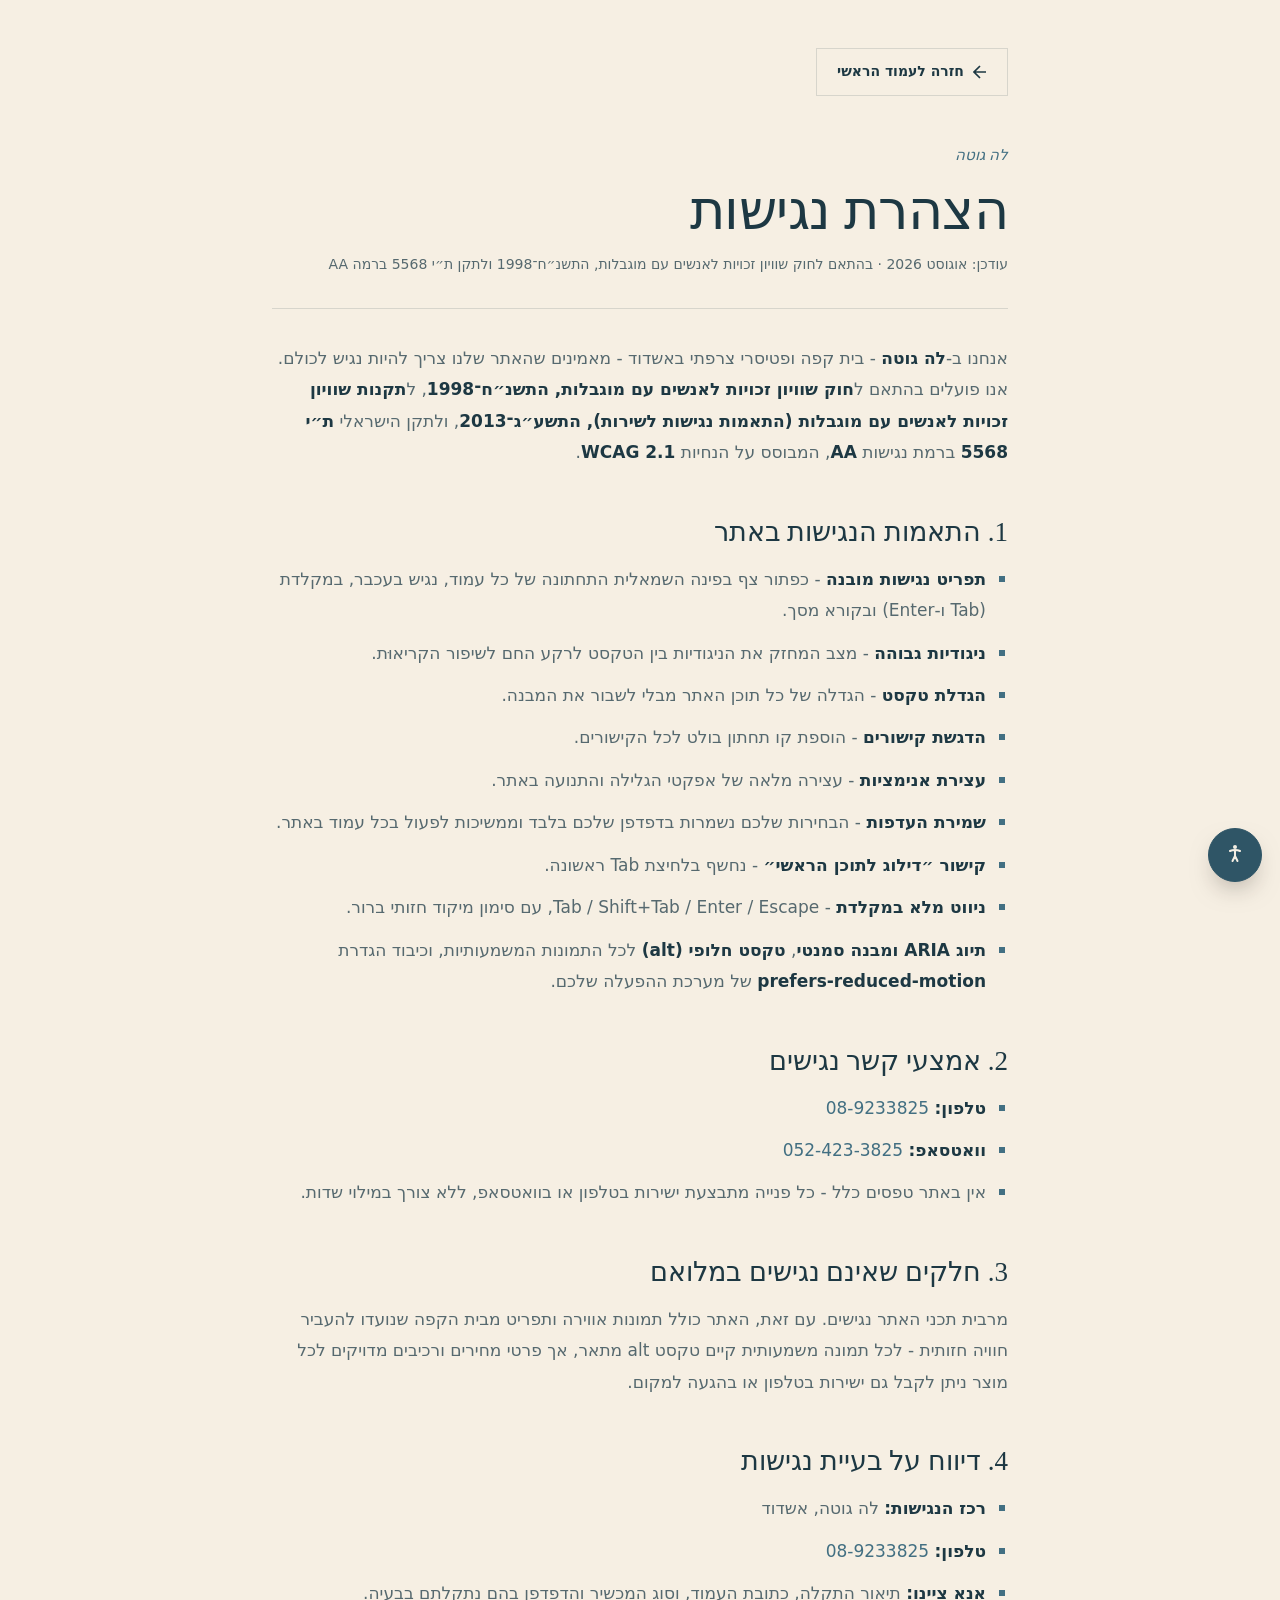
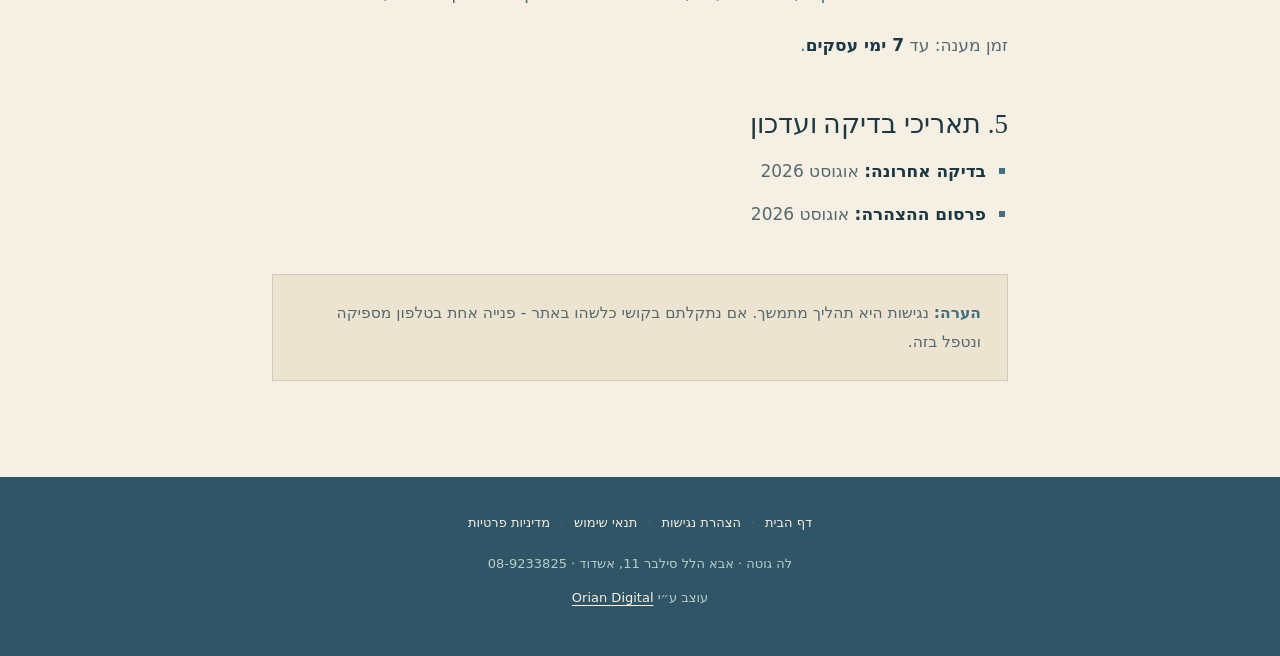
<file: accessibility.html>
<!DOCTYPE html>
<html lang="he" dir="rtl">
<head>
<meta charset="UTF-8">
<meta name="viewport" content="width=device-width, initial-scale=1.0">
<meta http-equiv="Content-Security-Policy" content="
  default-src 'self';
  base-uri 'self';
  object-src 'none';
  form-action 'self';
  frame-src 'none';
  img-src 'self' data:;
  script-src 'self';
  style-src 'self' 'unsafe-inline' https://fonts.googleapis.com;
  font-src 'self' https://fonts.gstatic.com;
  connect-src 'self';
  upgrade-insecure-requests;
">
<meta name="referrer" content="strict-origin-when-cross-origin">
<title>הצהרת נגישות - לה גוטה</title>
<link rel="icon" href="favicon.ico" sizes="any">
<link rel="icon" type="image/png" sizes="32x32" href="assets/img/favicon-32.png">
<link rel="icon" type="image/png" sizes="192x192" href="assets/img/favicon-192.png">
<link rel="apple-touch-icon" href="assets/img/apple-touch-icon.png">
<meta name="theme-color" content="#426F82">
<meta name="description" content="הצהרת הנגישות של לה גוטה - התאמות הנגישות באתר, אמצעי קשר ודרכי דיווח, בהתאם לחוק שוויון זכויות לאנשים עם מוגבלות ולתקן ת״י 5568 ברמה AA.">
<meta name="robots" content="index, follow">
<link rel="preconnect" href="https://fonts.googleapis.com">
<link rel="preconnect" href="https://fonts.gstatic.com" crossorigin>
<link href="https://fonts.googleapis.com/css2?family=Frank+Ruhl+Libre:wght@300;500;700;900&family=Assistant:wght@300;400;500;600;700&display=swap" rel="stylesheet">
<link rel="stylesheet" href="assets/legal.css?v=2">
<link rel="stylesheet" href="assets/a11y.css?v=1">
<script src="assets/a11y.js?v=1"></script>
</head>
<body>


<!-- ACCESSIBILITY WIDGET -->
<button class="a11y-btn" aria-label="פתיחת תפריט נגישות" aria-expanded="false" aria-controls="a11yPanel">
  <svg viewBox="0 0 24 24" width="24" height="24" aria-hidden="true"><circle cx="12" cy="4" r="2" fill="currentColor"/><path d="M12 7c-3 0-5 1-5 1M12 7c3 0 5 1 5 1M12 7v6m0 0l-2.5 5M12 13l2.5 5" stroke="currentColor" stroke-width="2" fill="none" stroke-linecap="round"/></svg>
</button>
<div class="a11y-panel" id="a11yPanel" role="dialog" aria-label="הגדרות נגישות" aria-hidden="true">
  <h2 class="a11y-title">נגישות</h2>
  <div class="a11y-row"><span>ניגודיות גבוהה</span><div class="a11y-seg" role="group" aria-label="ניגודיות"><button class="a11y-chip" type="button" data-key="contrast" data-val="normal" aria-pressed="true">רגילה</button><button class="a11y-chip" type="button" data-key="contrast" data-val="high" aria-pressed="false">גבוהה</button></div></div>
  <div class="a11y-row"><span>גודל טקסט</span><div class="a11y-seg" role="group" aria-label="גודל טקסט"><button class="a11y-chip" type="button" data-key="text" data-val="normal" aria-pressed="true">רגיל</button><button class="a11y-chip" type="button" data-key="text" data-val="large" aria-pressed="false">גדול</button></div></div>
  <div class="a11y-row"><span>הדגשת קישורים</span><div class="a11y-seg" role="group" aria-label="הדגשת קישורים"><button class="a11y-chip" type="button" data-key="links" data-val="off" aria-pressed="true">כבוי</button><button class="a11y-chip" type="button" data-key="links" data-val="on" aria-pressed="false">דלוק</button></div></div>
  <div class="a11y-row"><span>עצירת אנימציות</span><div class="a11y-seg" role="group" aria-label="עצירת אנימציות"><button class="a11y-chip" type="button" data-key="motion" data-val="on" aria-pressed="true">דלוקות</button><button class="a11y-chip" type="button" data-key="motion" data-val="off" aria-pressed="false">עצורות</button></div></div>
  <button class="a11y-reset" type="button">איפוס הגדרות</button>
  <a class="a11y-statement" href="accessibility.html">הצהרת נגישות</a>
</div>

<main class="legal" id="main">
  <a class="back-home" href="index.html">
    <svg viewBox="0 0 14 14" fill="none" stroke="currentColor" stroke-width="1.7" aria-hidden="true"><path d="M1 7h12M7 1 1 7l6 6"/></svg>
    <span>חזרה לעמוד הראשי</span>
  </a>

  <span class="legal-brand">לה גוטה</span>
  <h1>הצהרת נגישות</h1>
  <div class="legal-meta">עודכן: אוגוסט 2026 · בהתאם לחוק שוויון זכויות לאנשים עם מוגבלות, התשנ״ח־1998 ולתקן ת״י 5568 ברמה AA</div>

  <p>אנחנו ב-<strong>לה גוטה</strong> - בית קפה ופטיסרי צרפתי באשדוד - מאמינים שהאתר שלנו צריך להיות נגיש לכולם. אנו פועלים בהתאם ל<strong>חוק שוויון זכויות לאנשים עם מוגבלות, התשנ״ח־1998</strong>, ל<strong>תקנות שוויון זכויות לאנשים עם מוגבלות (התאמות נגישות לשירות), התשע״ג־2013</strong>, ולתקן הישראלי <strong>ת״י 5568</strong> ברמת נגישות <strong>AA</strong>, המבוסס על הנחיות <strong>WCAG 2.1</strong>.</p>

  <h2>1. התאמות הנגישות באתר</h2>
  <ul>
    <li><strong>תפריט נגישות מובנה</strong> - כפתור צף בפינה השמאלית התחתונה של כל עמוד, נגיש בעכבר, במקלדת (Tab ו-Enter) ובקורא מסך.</li>
    <li><strong>ניגודיות גבוהה</strong> - מצב המחזק את הניגודיות בין הטקסט לרקע החם לשיפור הקריאוּת.</li>
    <li><strong>הגדלת טקסט</strong> - הגדלה של כל תוכן האתר מבלי לשבור את המבנה.</li>
    <li><strong>הדגשת קישורים</strong> - הוספת קו תחתון בולט לכל הקישורים.</li>
    <li><strong>עצירת אנימציות</strong> - עצירה מלאה של אפקטי הגלילה והתנועה באתר.</li>
    <li><strong>שמירת העדפות</strong> - הבחירות שלכם נשמרות בדפדפן שלכם בלבד וממשיכות לפעול בכל עמוד באתר.</li>
    <li><strong>קישור ״דילוג לתוכן הראשי״</strong> - נחשף בלחיצת Tab ראשונה.</li>
    <li><strong>ניווט מלא במקלדת</strong> - Tab / Shift+Tab / Enter / Escape, עם סימון מיקוד חזותי ברור.</li>
    <li><strong>תיוג ARIA ומבנה סמנטי</strong>, <strong>טקסט חלופי (alt)</strong> לכל התמונות המשמעותיות, וכיבוד הגדרת <strong>prefers-reduced-motion</strong> של מערכת ההפעלה שלכם.</li>
  </ul>

  <h2>2. אמצעי קשר נגישים</h2>
  <ul>
    <li><strong>טלפון:</strong> <a href="tel:089233825">08-9233825</a></li>
    <li><strong>וואטסאפ:</strong> <a href="https://wa.me/972534233825" target="_blank" rel="noopener">052-423-3825</a></li>
    <li>אין באתר טפסים כלל - כל פנייה מתבצעת ישירות בטלפון או בוואטסאפ, ללא צורך במילוי שדות.</li>
  </ul>

  <h2>3. חלקים שאינם נגישים במלואם</h2>
  <p>מרבית תכני האתר נגישים. עם זאת, האתר כולל תמונות אווירה ותפריט מבית הקפה שנועדו להעביר חוויה חזותית - לכל תמונה משמעותית קיים טקסט alt מתאר, אך פרטי מחירים ורכיבים מדויקים לכל מוצר ניתן לקבל גם ישירות בטלפון או בהגעה למקום.</p>

  <h2>4. דיווח על בעיית נגישות</h2>
  <ul>
    <li><strong>רכז הנגישות:</strong> לה גוטה, אשדוד</li>
    <li><strong>טלפון:</strong> <a href="tel:089233825">08-9233825</a></li>
    <li><strong>אנא ציינו:</strong> תיאור התקלה, כתובת העמוד, וסוג המכשיר והדפדפן בהם נתקלתם בבעיה.</li>
  </ul>
  <p>זמן מענה: עד <strong>7 ימי עסקים</strong>.</p>

  <h2>5. תאריכי בדיקה ועדכון</h2>
  <ul>
    <li><strong>בדיקה אחרונה:</strong> אוגוסט 2026</li>
    <li><strong>פרסום ההצהרה:</strong> אוגוסט 2026</li>
  </ul>

  <div class="legal-note">
    <strong>הערה:</strong> נגישות היא תהליך מתמשך. אם נתקלתם בקושי כלשהו באתר - פנייה אחת בטלפון מספיקה ונטפל בזה.
  </div>
</main>

<footer class="legal-foot">
  <nav aria-label="מסמכים משפטיים">
    <a href="index.html">דף הבית</a>
    <span aria-hidden="true">·</span>
    <a href="accessibility.html">הצהרת נגישות</a>
    <span aria-hidden="true">·</span>
    <a href="terms.html">תנאי שימוש</a>
    <span aria-hidden="true">·</span>
    <a href="privacy.html">מדיניות פרטיות</a>
  </nav>
  <div>לה גוטה · אבא הלל סילבר 11, אשדוד · 08-9233825</div>
  <div class="legal-credit">עוצב ע״י <a href="https://wa.me/972525372958" target="_blank" rel="noopener noreferrer">Orian Digital</a></div>
</footer>

</body>
</html>
</file>
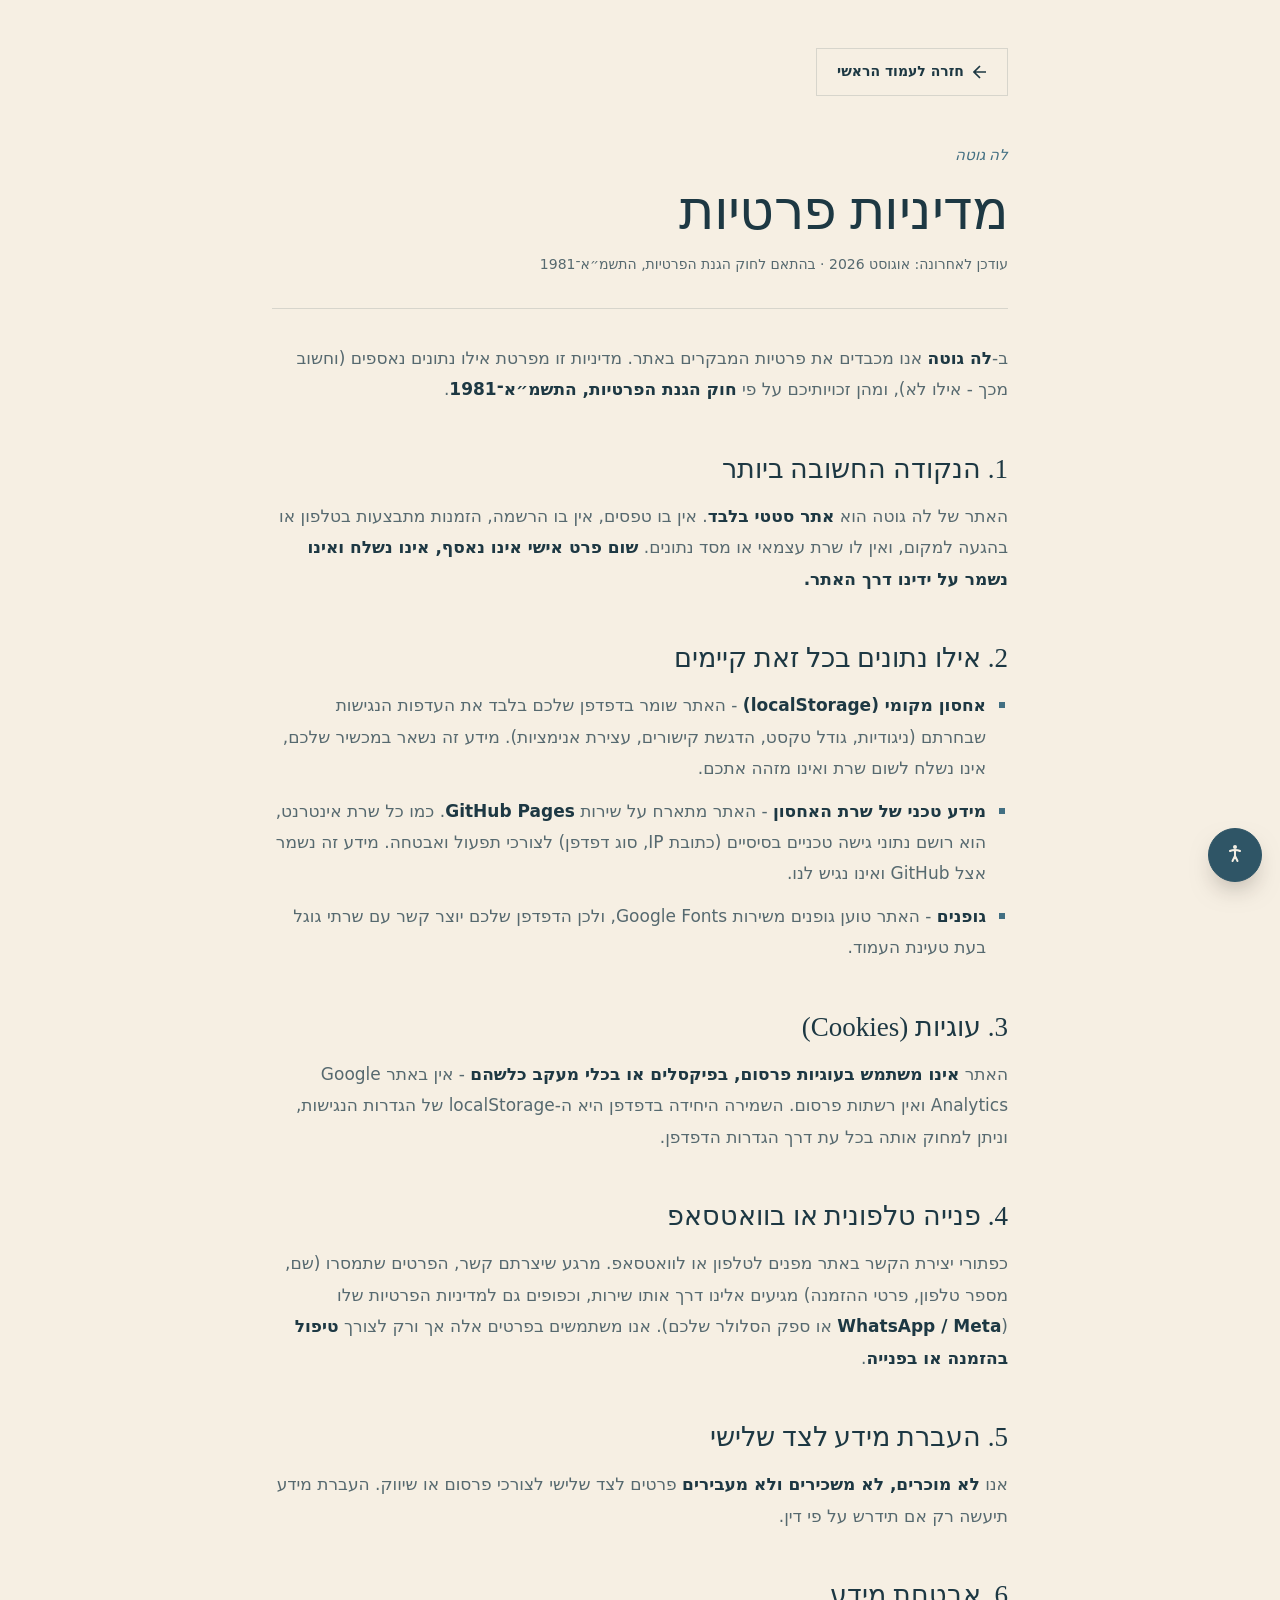
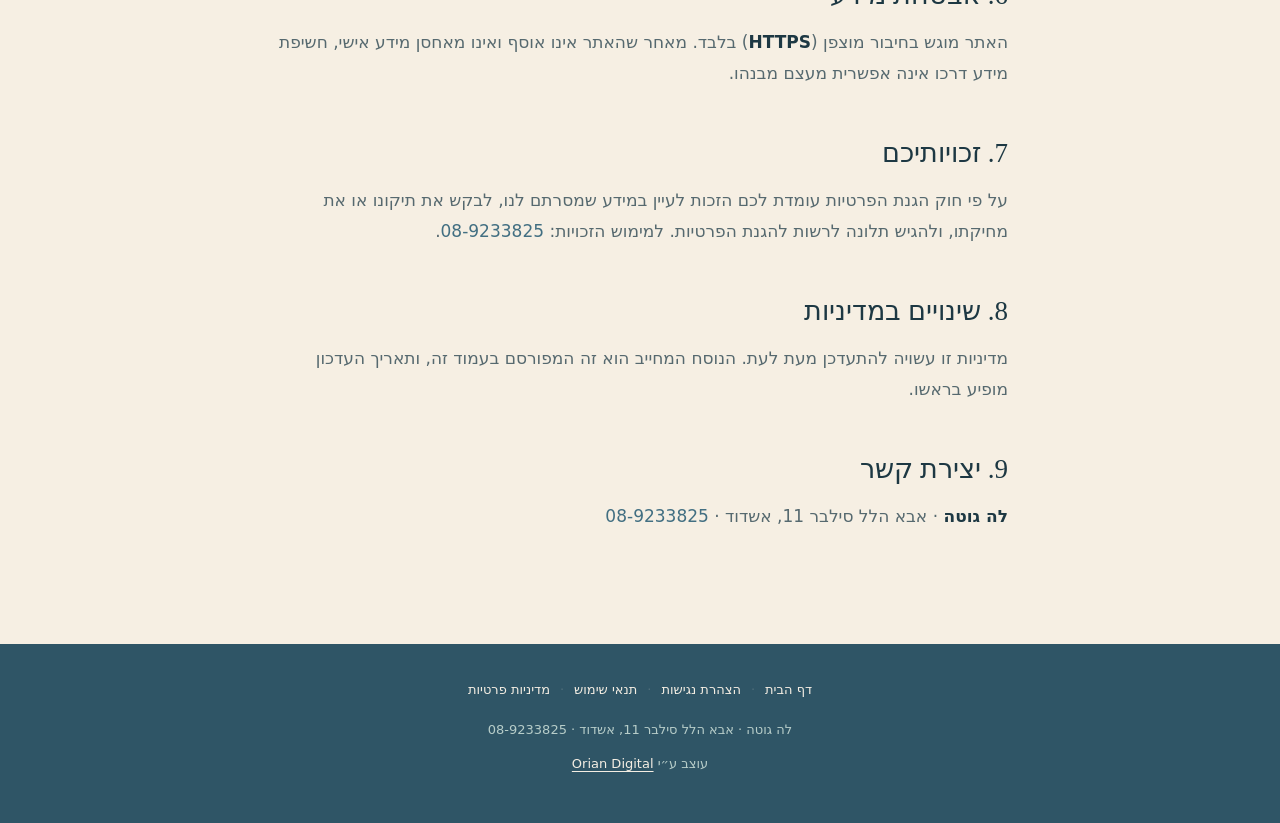
<file: privacy.html>
<!DOCTYPE html>
<html lang="he" dir="rtl">
<head>
<meta charset="UTF-8">
<meta name="viewport" content="width=device-width, initial-scale=1.0">
<meta http-equiv="Content-Security-Policy" content="
  default-src 'self';
  base-uri 'self';
  object-src 'none';
  form-action 'self';
  frame-src 'none';
  img-src 'self' data:;
  script-src 'self';
  style-src 'self' 'unsafe-inline' https://fonts.googleapis.com;
  font-src 'self' https://fonts.gstatic.com;
  connect-src 'self';
  upgrade-insecure-requests;
">
<meta name="referrer" content="strict-origin-when-cross-origin">
<title>מדיניות פרטיות - לה גוטה</title>
<link rel="icon" href="favicon.ico" sizes="any">
<link rel="icon" type="image/png" sizes="32x32" href="assets/img/favicon-32.png">
<link rel="icon" type="image/png" sizes="192x192" href="assets/img/favicon-192.png">
<link rel="apple-touch-icon" href="assets/img/apple-touch-icon.png">
<meta name="theme-color" content="#426F82">
<meta name="description" content="מדיניות הפרטיות של לה גוטה - האתר אינו אוסף מידע אישי, אינו משתמש בעוגיות מעקב ואין בו טפסים.">
<meta name="robots" content="index, follow">
<link rel="preconnect" href="https://fonts.googleapis.com">
<link rel="preconnect" href="https://fonts.gstatic.com" crossorigin>
<link href="https://fonts.googleapis.com/css2?family=Frank+Ruhl+Libre:wght@300;500;700;900&family=Assistant:wght@300;400;500;600;700&display=swap" rel="stylesheet">
<link rel="stylesheet" href="assets/legal.css?v=2">
<link rel="stylesheet" href="assets/a11y.css?v=1">
<script src="assets/a11y.js?v=1"></script>
</head>
<body>


<!-- ACCESSIBILITY WIDGET -->
<button class="a11y-btn" aria-label="פתיחת תפריט נגישות" aria-expanded="false" aria-controls="a11yPanel">
  <svg viewBox="0 0 24 24" width="24" height="24" aria-hidden="true"><circle cx="12" cy="4" r="2" fill="currentColor"/><path d="M12 7c-3 0-5 1-5 1M12 7c3 0 5 1 5 1M12 7v6m0 0l-2.5 5M12 13l2.5 5" stroke="currentColor" stroke-width="2" fill="none" stroke-linecap="round"/></svg>
</button>
<div class="a11y-panel" id="a11yPanel" role="dialog" aria-label="הגדרות נגישות" aria-hidden="true">
  <h2 class="a11y-title">נגישות</h2>
  <div class="a11y-row"><span>ניגודיות גבוהה</span><div class="a11y-seg" role="group" aria-label="ניגודיות"><button class="a11y-chip" type="button" data-key="contrast" data-val="normal" aria-pressed="true">רגילה</button><button class="a11y-chip" type="button" data-key="contrast" data-val="high" aria-pressed="false">גבוהה</button></div></div>
  <div class="a11y-row"><span>גודל טקסט</span><div class="a11y-seg" role="group" aria-label="גודל טקסט"><button class="a11y-chip" type="button" data-key="text" data-val="normal" aria-pressed="true">רגיל</button><button class="a11y-chip" type="button" data-key="text" data-val="large" aria-pressed="false">גדול</button></div></div>
  <div class="a11y-row"><span>הדגשת קישורים</span><div class="a11y-seg" role="group" aria-label="הדגשת קישורים"><button class="a11y-chip" type="button" data-key="links" data-val="off" aria-pressed="true">כבוי</button><button class="a11y-chip" type="button" data-key="links" data-val="on" aria-pressed="false">דלוק</button></div></div>
  <div class="a11y-row"><span>עצירת אנימציות</span><div class="a11y-seg" role="group" aria-label="עצירת אנימציות"><button class="a11y-chip" type="button" data-key="motion" data-val="on" aria-pressed="true">דלוקות</button><button class="a11y-chip" type="button" data-key="motion" data-val="off" aria-pressed="false">עצורות</button></div></div>
  <button class="a11y-reset" type="button">איפוס הגדרות</button>
  <a class="a11y-statement" href="accessibility.html">הצהרת נגישות</a>
</div>

<main class="legal" id="main">
  <a class="back-home" href="index.html">
    <svg viewBox="0 0 14 14" fill="none" stroke="currentColor" stroke-width="1.7" aria-hidden="true"><path d="M1 7h12M7 1 1 7l6 6"/></svg>
    <span>חזרה לעמוד הראשי</span>
  </a>

  <span class="legal-brand">לה גוטה</span>
  <h1>מדיניות פרטיות</h1>
  <div class="legal-meta">עודכן לאחרונה: אוגוסט 2026 · בהתאם לחוק הגנת הפרטיות, התשמ״א־1981</div>

  <p>ב-<strong>לה גוטה</strong> אנו מכבדים את פרטיות המבקרים באתר. מדיניות זו מפרטת אילו נתונים נאספים (וחשוב מכך - אילו לא), ומהן זכויותיכם על פי <strong>חוק הגנת הפרטיות, התשמ״א־1981</strong>.</p>

  <h2>1. הנקודה החשובה ביותר</h2>
  <p>האתר של לה גוטה הוא <strong>אתר סטטי בלבד</strong>. אין בו טפסים, אין בו הרשמה, הזמנות מתבצעות בטלפון או בהגעה למקום, ואין לו שרת עצמאי או מסד נתונים. <strong>שום פרט אישי אינו נאסף, אינו נשלח ואינו נשמר על ידינו דרך האתר.</strong></p>

  <h2>2. אילו נתונים בכל זאת קיימים</h2>
  <ul>
    <li><strong>אחסון מקומי (localStorage)</strong> - האתר שומר בדפדפן שלכם בלבד את העדפות הנגישות שבחרתם (ניגודיות, גודל טקסט, הדגשת קישורים, עצירת אנימציות). מידע זה נשאר במכשיר שלכם, אינו נשלח לשום שרת ואינו מזהה אתכם.</li>
    <li><strong>מידע טכני של שרת האחסון</strong> - האתר מתארח על שירות <strong>GitHub Pages</strong>. כמו כל שרת אינטרנט, הוא רושם נתוני גישה טכניים בסיסיים (כתובת IP, סוג דפדפן) לצורכי תפעול ואבטחה. מידע זה נשמר אצל GitHub ואינו נגיש לנו.</li>
    <li><strong>גופנים</strong> - האתר טוען גופנים משירות Google Fonts, ולכן הדפדפן שלכם יוצר קשר עם שרתי גוגל בעת טעינת העמוד.</li>
  </ul>

  <h2>3. עוגיות (Cookies)</h2>
  <p>האתר <strong>אינו משתמש בעוגיות פרסום, בפיקסלים או בכלי מעקב כלשהם</strong> - אין באתר Google Analytics ואין רשתות פרסום. השמירה היחידה בדפדפן היא ה-localStorage של הגדרות הנגישות, וניתן למחוק אותה בכל עת דרך הגדרות הדפדפן.</p>

  <h2>4. פנייה טלפונית או בוואטסאפ</h2>
  <p>כפתורי יצירת הקשר באתר מפנים לטלפון או לוואטסאפ. מרגע שיצרתם קשר, הפרטים שתמסרו (שם, מספר טלפון, פרטי ההזמנה) מגיעים אלינו דרך אותו שירות, וכפופים גם למדיניות הפרטיות שלו (<strong>WhatsApp / Meta</strong> או ספק הסלולר שלכם). אנו משתמשים בפרטים אלה אך ורק לצורך <strong>טיפול בהזמנה או בפנייה</strong>.</p>

  <h2>5. העברת מידע לצד שלישי</h2>
  <p>אנו <strong>לא מוכרים, לא משכירים ולא מעבירים</strong> פרטים לצד שלישי לצורכי פרסום או שיווק. העברת מידע תיעשה רק אם תידרש על פי דין.</p>

  <h2>6. אבטחת מידע</h2>
  <p>האתר מוגש בחיבור מוצפן (<strong>HTTPS</strong>) בלבד. מאחר שהאתר אינו אוסף ואינו מאחסן מידע אישי, חשיפת מידע דרכו אינה אפשרית מעצם מבנהו.</p>

  <h2>7. זכויותיכם</h2>
  <p>על פי חוק הגנת הפרטיות עומדת לכם הזכות לעיין במידע שמסרתם לנו, לבקש את תיקונו או את מחיקתו, ולהגיש תלונה לרשות להגנת הפרטיות. למימוש הזכויות: <a href="tel:089233825">08-9233825</a>.</p>

  <h2>8. שינויים במדיניות</h2>
  <p>מדיניות זו עשויה להתעדכן מעת לעת. הנוסח המחייב הוא זה המפורסם בעמוד זה, ותאריך העדכון מופיע בראשו.</p>

  <h2>9. יצירת קשר</h2>
  <p><strong>לה גוטה</strong> · אבא הלל סילבר 11, אשדוד · <a href="tel:089233825">08-9233825</a></p>
</main>

<footer class="legal-foot">
  <nav aria-label="מסמכים משפטיים">
    <a href="index.html">דף הבית</a>
    <span aria-hidden="true">·</span>
    <a href="accessibility.html">הצהרת נגישות</a>
    <span aria-hidden="true">·</span>
    <a href="terms.html">תנאי שימוש</a>
    <span aria-hidden="true">·</span>
    <a href="privacy.html">מדיניות פרטיות</a>
  </nav>
  <div>לה גוטה · אבא הלל סילבר 11, אשדוד · 08-9233825</div>
  <div class="legal-credit">עוצב ע״י <a href="https://wa.me/972525372958" target="_blank" rel="noopener noreferrer">Orian Digital</a></div>
</footer>

</body>
</html>
</file>
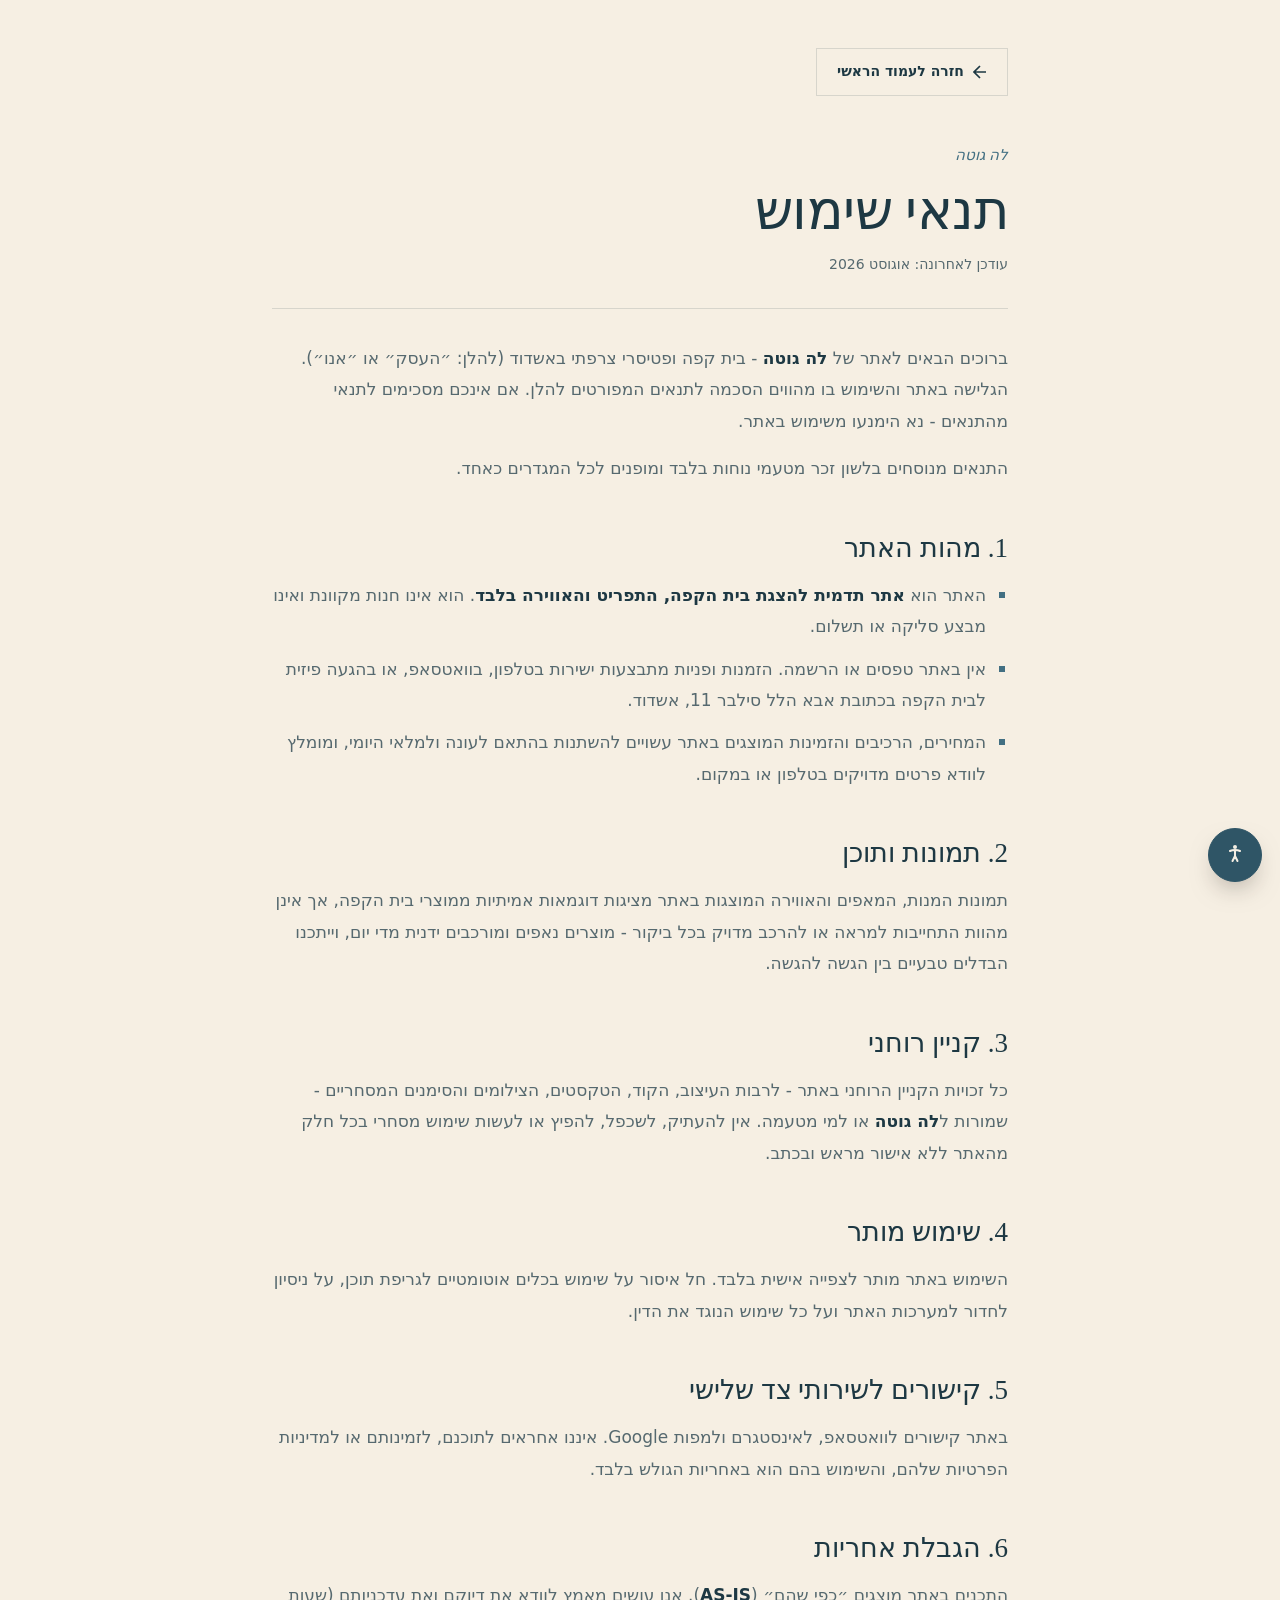
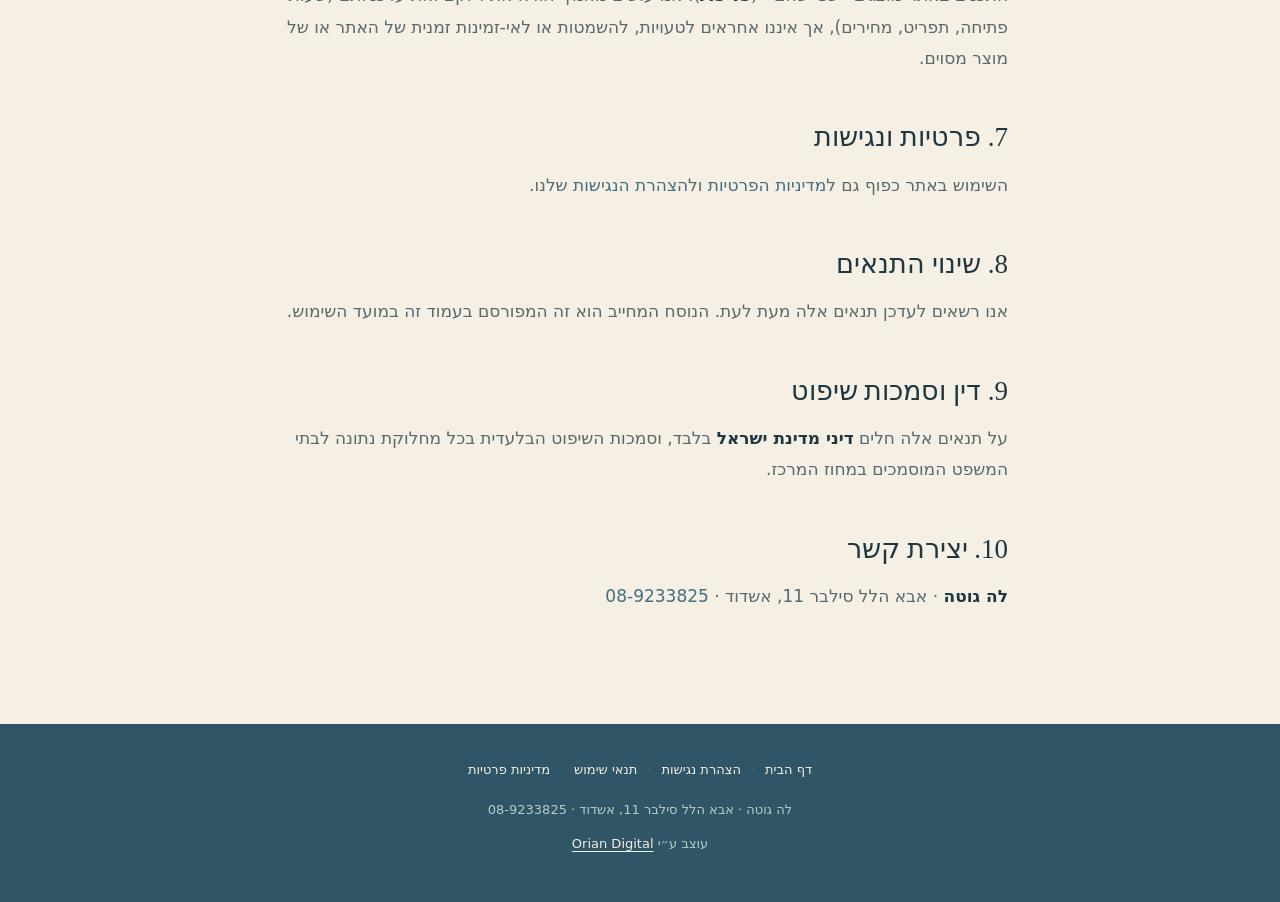
<file: terms.html>
<!DOCTYPE html>
<html lang="he" dir="rtl">
<head>
<meta charset="UTF-8">
<meta name="viewport" content="width=device-width, initial-scale=1.0">
<meta http-equiv="Content-Security-Policy" content="
  default-src 'self';
  base-uri 'self';
  object-src 'none';
  form-action 'self';
  frame-src 'none';
  img-src 'self' data:;
  script-src 'self';
  style-src 'self' 'unsafe-inline' https://fonts.googleapis.com;
  font-src 'self' https://fonts.gstatic.com;
  connect-src 'self';
  upgrade-insecure-requests;
">
<meta name="referrer" content="strict-origin-when-cross-origin">
<title>תנאי שימוש - לה גוטה</title>
<link rel="icon" href="favicon.ico" sizes="any">
<link rel="icon" type="image/png" sizes="32x32" href="assets/img/favicon-32.png">
<link rel="icon" type="image/png" sizes="192x192" href="assets/img/favicon-192.png">
<link rel="apple-touch-icon" href="assets/img/apple-touch-icon.png">
<meta name="theme-color" content="#426F82">
<meta name="description" content="תנאי השימוש באתר לה גוטה - מהות האתר, קניין רוחני, הגבלת אחריות וסמכות שיפוט.">
<meta name="robots" content="index, follow">
<link rel="preconnect" href="https://fonts.googleapis.com">
<link rel="preconnect" href="https://fonts.gstatic.com" crossorigin>
<link href="https://fonts.googleapis.com/css2?family=Frank+Ruhl+Libre:wght@300;500;700;900&family=Assistant:wght@300;400;500;600;700&display=swap" rel="stylesheet">
<link rel="stylesheet" href="assets/legal.css?v=2">
<link rel="stylesheet" href="assets/a11y.css?v=1">
<script src="assets/a11y.js?v=1"></script>
</head>
<body>


<!-- ACCESSIBILITY WIDGET -->
<button class="a11y-btn" aria-label="פתיחת תפריט נגישות" aria-expanded="false" aria-controls="a11yPanel">
  <svg viewBox="0 0 24 24" width="24" height="24" aria-hidden="true"><circle cx="12" cy="4" r="2" fill="currentColor"/><path d="M12 7c-3 0-5 1-5 1M12 7c3 0 5 1 5 1M12 7v6m0 0l-2.5 5M12 13l2.5 5" stroke="currentColor" stroke-width="2" fill="none" stroke-linecap="round"/></svg>
</button>
<div class="a11y-panel" id="a11yPanel" role="dialog" aria-label="הגדרות נגישות" aria-hidden="true">
  <h2 class="a11y-title">נגישות</h2>
  <div class="a11y-row"><span>ניגודיות גבוהה</span><div class="a11y-seg" role="group" aria-label="ניגודיות"><button class="a11y-chip" type="button" data-key="contrast" data-val="normal" aria-pressed="true">רגילה</button><button class="a11y-chip" type="button" data-key="contrast" data-val="high" aria-pressed="false">גבוהה</button></div></div>
  <div class="a11y-row"><span>גודל טקסט</span><div class="a11y-seg" role="group" aria-label="גודל טקסט"><button class="a11y-chip" type="button" data-key="text" data-val="normal" aria-pressed="true">רגיל</button><button class="a11y-chip" type="button" data-key="text" data-val="large" aria-pressed="false">גדול</button></div></div>
  <div class="a11y-row"><span>הדגשת קישורים</span><div class="a11y-seg" role="group" aria-label="הדגשת קישורים"><button class="a11y-chip" type="button" data-key="links" data-val="off" aria-pressed="true">כבוי</button><button class="a11y-chip" type="button" data-key="links" data-val="on" aria-pressed="false">דלוק</button></div></div>
  <div class="a11y-row"><span>עצירת אנימציות</span><div class="a11y-seg" role="group" aria-label="עצירת אנימציות"><button class="a11y-chip" type="button" data-key="motion" data-val="on" aria-pressed="true">דלוקות</button><button class="a11y-chip" type="button" data-key="motion" data-val="off" aria-pressed="false">עצורות</button></div></div>
  <button class="a11y-reset" type="button">איפוס הגדרות</button>
  <a class="a11y-statement" href="accessibility.html">הצהרת נגישות</a>
</div>

<main class="legal" id="main">
  <a class="back-home" href="index.html">
    <svg viewBox="0 0 14 14" fill="none" stroke="currentColor" stroke-width="1.7" aria-hidden="true"><path d="M1 7h12M7 1 1 7l6 6"/></svg>
    <span>חזרה לעמוד הראשי</span>
  </a>

  <span class="legal-brand">לה גוטה</span>
  <h1>תנאי שימוש</h1>
  <div class="legal-meta">עודכן לאחרונה: אוגוסט 2026</div>

  <p>ברוכים הבאים לאתר של <strong>לה גוטה</strong> - בית קפה ופטיסרי צרפתי באשדוד (להלן: ״העסק״ או ״אנו״). הגלישה באתר והשימוש בו מהווים הסכמה לתנאים המפורטים להלן. אם אינכם מסכימים לתנאי מהתנאים - נא הימנעו משימוש באתר.</p>
  <p>התנאים מנוסחים בלשון זכר מטעמי נוחות בלבד ומופנים לכל המגדרים כאחד.</p>

  <h2>1. מהות האתר</h2>
  <ul>
    <li>האתר הוא <strong>אתר תדמית להצגת בית הקפה, התפריט והאווירה בלבד</strong>. הוא אינו חנות מקוונת ואינו מבצע סליקה או תשלום.</li>
    <li>אין באתר טפסים או הרשמה. הזמנות ופניות מתבצעות ישירות בטלפון, בוואטסאפ, או בהגעה פיזית לבית הקפה בכתובת אבא הלל סילבר 11, אשדוד.</li>
    <li>המחירים, הרכיבים והזמינות המוצגים באתר עשויים להשתנות בהתאם לעונה ולמלאי היומי, ומומלץ לוודא פרטים מדויקים בטלפון או במקום.</li>
  </ul>

  <h2>2. תמונות ותוכן</h2>
  <p>תמונות המנות, המאפים והאווירה המוצגות באתר מציגות דוגמאות אמיתיות ממוצרי בית הקפה, אך אינן מהוות התחייבות למראה או להרכב מדויק בכל ביקור - מוצרים נאפים ומורכבים ידנית מדי יום, וייתכנו הבדלים טבעיים בין הגשה להגשה.</p>

  <h2>3. קניין רוחני</h2>
  <p>כל זכויות הקניין הרוחני באתר - לרבות העיצוב, הקוד, הטקסטים, הצילומים והסימנים המסחריים - שמורות ל<strong>לה גוטה</strong> או למי מטעמה. אין להעתיק, לשכפל, להפיץ או לעשות שימוש מסחרי בכל חלק מהאתר ללא אישור מראש ובכתב.</p>

  <h2>4. שימוש מותר</h2>
  <p>השימוש באתר מותר לצפייה אישית בלבד. חל איסור על שימוש בכלים אוטומטיים לגריפת תוכן, על ניסיון לחדור למערכות האתר ועל כל שימוש הנוגד את הדין.</p>

  <h2>5. קישורים לשירותי צד שלישי</h2>
  <p>באתר קישורים לוואטסאפ, לאינסטגרם ולמפות Google. איננו אחראים לתוכנם, לזמינותם או למדיניות הפרטיות שלהם, והשימוש בהם הוא באחריות הגולש בלבד.</p>

  <h2>6. הגבלת אחריות</h2>
  <p>התכנים באתר מוצגים ״כפי שהם״ (<strong>AS-IS</strong>). אנו עושים מאמץ לוודא את דיוקם ואת עדכניותם (שעות פתיחה, תפריט, מחירים), אך איננו אחראים לטעויות, להשמטות או לאי-זמינות זמנית של האתר או של מוצר מסוים.</p>

  <h2>7. פרטיות ונגישות</h2>
  <p>השימוש באתר כפוף גם ל<a href="privacy.html">מדיניות הפרטיות</a> ול<a href="accessibility.html">הצהרת הנגישות</a> שלנו.</p>

  <h2>8. שינוי התנאים</h2>
  <p>אנו רשאים לעדכן תנאים אלה מעת לעת. הנוסח המחייב הוא זה המפורסם בעמוד זה במועד השימוש.</p>

  <h2>9. דין וסמכות שיפוט</h2>
  <p>על תנאים אלה חלים <strong>דיני מדינת ישראל</strong> בלבד, וסמכות השיפוט הבלעדית בכל מחלוקת נתונה לבתי המשפט המוסמכים במחוז המרכז.</p>

  <h2>10. יצירת קשר</h2>
  <p><strong>לה גוטה</strong> · אבא הלל סילבר 11, אשדוד · <a href="tel:089233825">08-9233825</a></p>
</main>

<footer class="legal-foot">
  <nav aria-label="מסמכים משפטיים">
    <a href="index.html">דף הבית</a>
    <span aria-hidden="true">·</span>
    <a href="accessibility.html">הצהרת נגישות</a>
    <span aria-hidden="true">·</span>
    <a href="terms.html">תנאי שימוש</a>
    <span aria-hidden="true">·</span>
    <a href="privacy.html">מדיניות פרטיות</a>
  </nav>
  <div>לה גוטה · אבא הלל סילבר 11, אשדוד · 08-9233825</div>
  <div class="legal-credit">עוצב ע״י <a href="https://wa.me/972525372958" target="_blank" rel="noopener noreferrer">Orian Digital</a></div>
</footer>

</body>
</html>
</file>
<file: assets/a11y.css>
/* ==========================================================================
   לה גוטה - accessibility widget + accessibility state overrides.
   Matches the site's own tokens (warm cream / espresso / crema, Frank Ruhl
   Libre + Assistant, sharp corners - --r:0px everywhere on this site) so it
   never reads as a bolted-on plugin. Works standalone on the legal pages too.
   ========================================================================== */

.a11y-btn,
.a11y-panel { font-family: 'Assistant', system-ui, sans-serif; }

/* ---------- Floating button (kept circular - the one universal a11y
   convention worth breaking the site's sharp-corner rule for) ---------- */
.a11y-btn {
  position: fixed;
  inset-inline-start: 18px;
  bottom: 18px;
  z-index: 9950;
  width: 54px;
  height: 54px;
  padding: 0;
  border: 1.5px solid #2F5566;
  border-radius: 50%;
  background: #2F5566;
  color: #F4EEE3;
  display: grid;
  place-items: center;
  cursor: pointer;
  box-shadow: 0 12px 28px -12px rgba(34, 25, 19, .55);
  transition: transform .3s ease, background .3s ease, border-color .3s ease;
}
.a11y-btn:hover { transform: scale(1.06); background: #426F82; border-color: #426F82; }
.a11y-btn:focus-visible { outline: 2px solid #426F82; outline-offset: 3px; }

/* ---------- Panel - sharp corners, matches every card/button on the site ---------- */
.a11y-panel {
  position: fixed;
  inset-inline-start: 18px;
  bottom: 84px;
  z-index: 9951;
  width: 302px;
  max-width: calc(100vw - 36px);
  padding: 22px;
  background: #F6EFE3;
  border: 1px solid rgba(29, 56, 67, .16);
  box-shadow: 0 30px 66px -30px rgba(34, 25, 19, .6);
  opacity: 0;
  visibility: hidden;
  transform: translateY(10px) scale(.97);
  transform-origin: bottom right;
  transition: opacity .28s ease, transform .28s ease, visibility .28s ease;
}
.a11y-panel.is-open { opacity: 1; visibility: visible; transform: none; }

.a11y-title {
  margin: 0 0 14px;
  font-family: 'Frank Ruhl Libre', Georgia, serif;
  font-weight: 500;
  font-size: 20px;
  color: #1D3843;
}
.a11y-row {
  display: flex;
  align-items: center;
  justify-content: space-between;
  gap: 10px;
  padding: 9px 0;
  font-size: 14.5px;
  font-weight: 500;
  color: #1D3843;
}
.a11y-seg {
  display: inline-flex;
  padding: 3px;
  background: #EDE3D1;
  border: 1px solid rgba(29, 56, 67, .12);
}
.a11y-chip {
  padding: 6px 12px;
  border: 0;
  background: transparent;
  font-family: inherit;
  font-size: 13px;
  font-weight: 600;
  color: #56696F;
  cursor: pointer;
  transition: background .2s ease, color .2s ease;
}
.a11y-chip:hover { color: #1D3843; }
.a11y-chip[aria-pressed="true"] { background: #2F5566; color: #F4EEE3; }
.a11y-chip:focus-visible { outline: 2px solid #426F82; outline-offset: 2px; }

.a11y-reset {
  width: 100%;
  margin-top: 14px;
  padding: 11px;
  border: 1px solid rgba(29, 56, 67, .2);
  background: transparent;
  font-family: inherit;
  font-size: 14px;
  font-weight: 600;
  color: #1D3843;
  cursor: pointer;
  transition: background .2s ease, color .2s ease;
}
.a11y-reset:hover { background: #2F5566; color: #F4EEE3; }

.a11y-statement {
  display: block;
  margin-top: 10px;
  text-align: center;
  font-size: 13px;
  color: #56696F;
  text-decoration: underline;
  text-underline-offset: 3px;
}
.a11y-statement:hover { color: #426F82; }

/* ==========================================================================
   Accessibility state overrides
   ========================================================================== */

/* Larger text - scales page blocks, never the widget itself */
[data-text="large"] body > *:not(.a11y-btn):not(.a11y-panel):not(#loader) { zoom: 1.12; }

/* High contrast - deepen the muted inks so body copy passes AA comfortably.
   `html[...]` so these outrank the page's own :root, same specificity but
   earlier in source order. */
html[data-contrast="high"] {
  --ink-soft: #1D3843;
  --ink-faint: #2F4A54;
  --cream-soft: #F6EFE3;
  --line: rgba(29, 56, 67, .4);
  --line-cream: rgba(244, 238, 227, .4);
}

/* Emphasise links */
[data-links="on"] a:not(.a11y-statement) {
  text-decoration: underline !important;
  text-underline-offset: 3px;
  text-decoration-thickness: 2px;
}

/* Stop motion */
[data-motion="off"] { scroll-behavior: auto !important; }
[data-motion="off"] *,
[data-motion="off"] *::before,
[data-motion="off"] *::after {
  animation: none !important;
  transition: none !important;
}
[data-motion="off"] .rise,
[data-motion="off"] [class*="rise"] {
  opacity: 1 !important;
  transform: none !important;
}

@media (max-width: 480px) {
  .a11y-btn { width: 48px; height: 48px; inset-inline-start: 14px; bottom: 14px; }
  .a11y-panel { inset-inline-start: 14px; bottom: 74px; }
}
</file>
<file: assets/legal.css>
/* ==========================================================================
   לה גוטה - legal pages (accessibility statement, terms, privacy).
   Mirrors the main site's tokens exactly so these pages read as the same
   brand even though they don't load the page's own giant inline <style>.
   ========================================================================== */

:root {
  --paper: #F6EFE3;
  --paper-2: #EDE3D1;
  --espresso: #2F5566;
  --ink: #1D3843;
  --ink-soft: #56696F;
  --ink-faint: #8B9A9B;
  --cream-text: #F4EEE3;
  --cream-soft: #B7CDC9;
  --crema: #426F82;
  --crema-2: #9AD0CB;
  --line: rgba(29, 56, 67, .14);
  --line-cream: rgba(244, 238, 227, .16);

  --serif: 'Frank Ruhl Libre', Georgia, serif;
  --sans: 'Assistant', system-ui, sans-serif;
}

*, *::before, *::after { box-sizing: border-box; margin: 0; padding: 0; }

html { scroll-behavior: smooth; -webkit-font-smoothing: antialiased; -moz-osx-font-smoothing: grayscale; }

body {
  background: var(--paper);
  color: var(--ink);
  font-family: var(--sans);
  font-size: 17px;
  line-height: 1.85;
  min-height: 100vh;
  overflow-x: hidden;
}

a { color: var(--crema); text-decoration: none; }
a:hover { color: var(--crema-2); text-decoration: underline; text-underline-offset: 3px; }
a:focus-visible { outline: 2px solid var(--crema); outline-offset: 3px; }

/* ---------- Layout ---------- */
.legal {
  position: relative;
  max-width: 800px;
  margin: 0 auto;
  padding: 48px clamp(18px, 5vw, 32px) 96px;
}

.back-home {
  display: inline-flex;
  align-items: center;
  gap: 9px;
  margin-bottom: 46px;
  padding: 10px 20px;
  border: 1px solid var(--line);
  background: transparent;
  color: var(--ink);
  font-size: 14px;
  font-weight: 600;
  transition: background .3s ease, color .3s ease, border-color .3s ease;
}
.back-home:hover { background: var(--espresso); border-color: var(--espresso); color: var(--cream-text); text-decoration: none; }
.back-home svg { width: 14px; height: 14px; }

.legal-brand {
  display: block;
  margin-bottom: 12px;
  font-family: var(--serif);
  font-weight: 500;
  font-style: italic;
  font-size: 15px;
  color: var(--crema);
}

h1 {
  font-family: var(--serif);
  font-weight: 500;
  font-size: clamp(32px, 6vw, 54px);
  line-height: 1.08;
  letter-spacing: -0.01em;
  color: var(--ink);
  margin-bottom: 12px;
}

.legal-meta {
  padding-bottom: 30px;
  margin-bottom: 34px;
  border-bottom: 1px solid var(--line);
  color: var(--ink-soft);
  font-size: 14px;
}

h2 {
  font-family: var(--serif);
  font-weight: 500;
  font-size: clamp(21px, 3vw, 27px);
  line-height: 1.3;
  color: var(--ink);
  margin: 46px 0 14px;
}

p { margin-bottom: 16px; color: var(--ink-soft); }
strong { color: var(--ink); font-weight: 700; }

ul { margin: 0 0 20px; padding: 0; list-style: none; }
li { position: relative; padding-inline-start: 22px; margin-bottom: 11px; color: var(--ink-soft); }
li::before {
  content: '';
  position: absolute;
  inset-inline-start: 3px;
  top: 12px;
  width: 6px;
  height: 6px;
  background: var(--crema);
}

.legal-note {
  margin-top: 44px;
  padding: 24px 26px;
  border: 1px solid var(--line);
  background: var(--paper-2);
  color: var(--ink-soft);
  font-size: 15.5px;
}
.legal-note strong { color: var(--crema); }

/* ---------- Footer ---------- */
.legal-foot {
  padding: 34px clamp(18px, 5vw, 32px) 46px;
  background: var(--espresso);
  text-align: center;
  color: var(--cream-soft);
  font-size: 13px;
}
.legal-foot nav {
  display: flex;
  flex-wrap: wrap;
  align-items: center;
  justify-content: center;
  gap: 10px;
  margin-bottom: 16px;
}
.legal-foot nav a { color: var(--cream-text); }
.legal-foot nav a:hover { color: var(--crema-2); }
.legal-foot nav span { color: var(--line-cream); }
.legal-credit { margin-top: 10px; }
.legal-credit a { color: var(--cream-text); text-decoration: underline; text-underline-offset: 3px; }
.legal-credit a:hover { color: var(--crema-2); }

@media (max-width: 640px) {
  .legal { padding-top: 34px; }
  .back-home { margin-bottom: 32px; }
}
</file>
